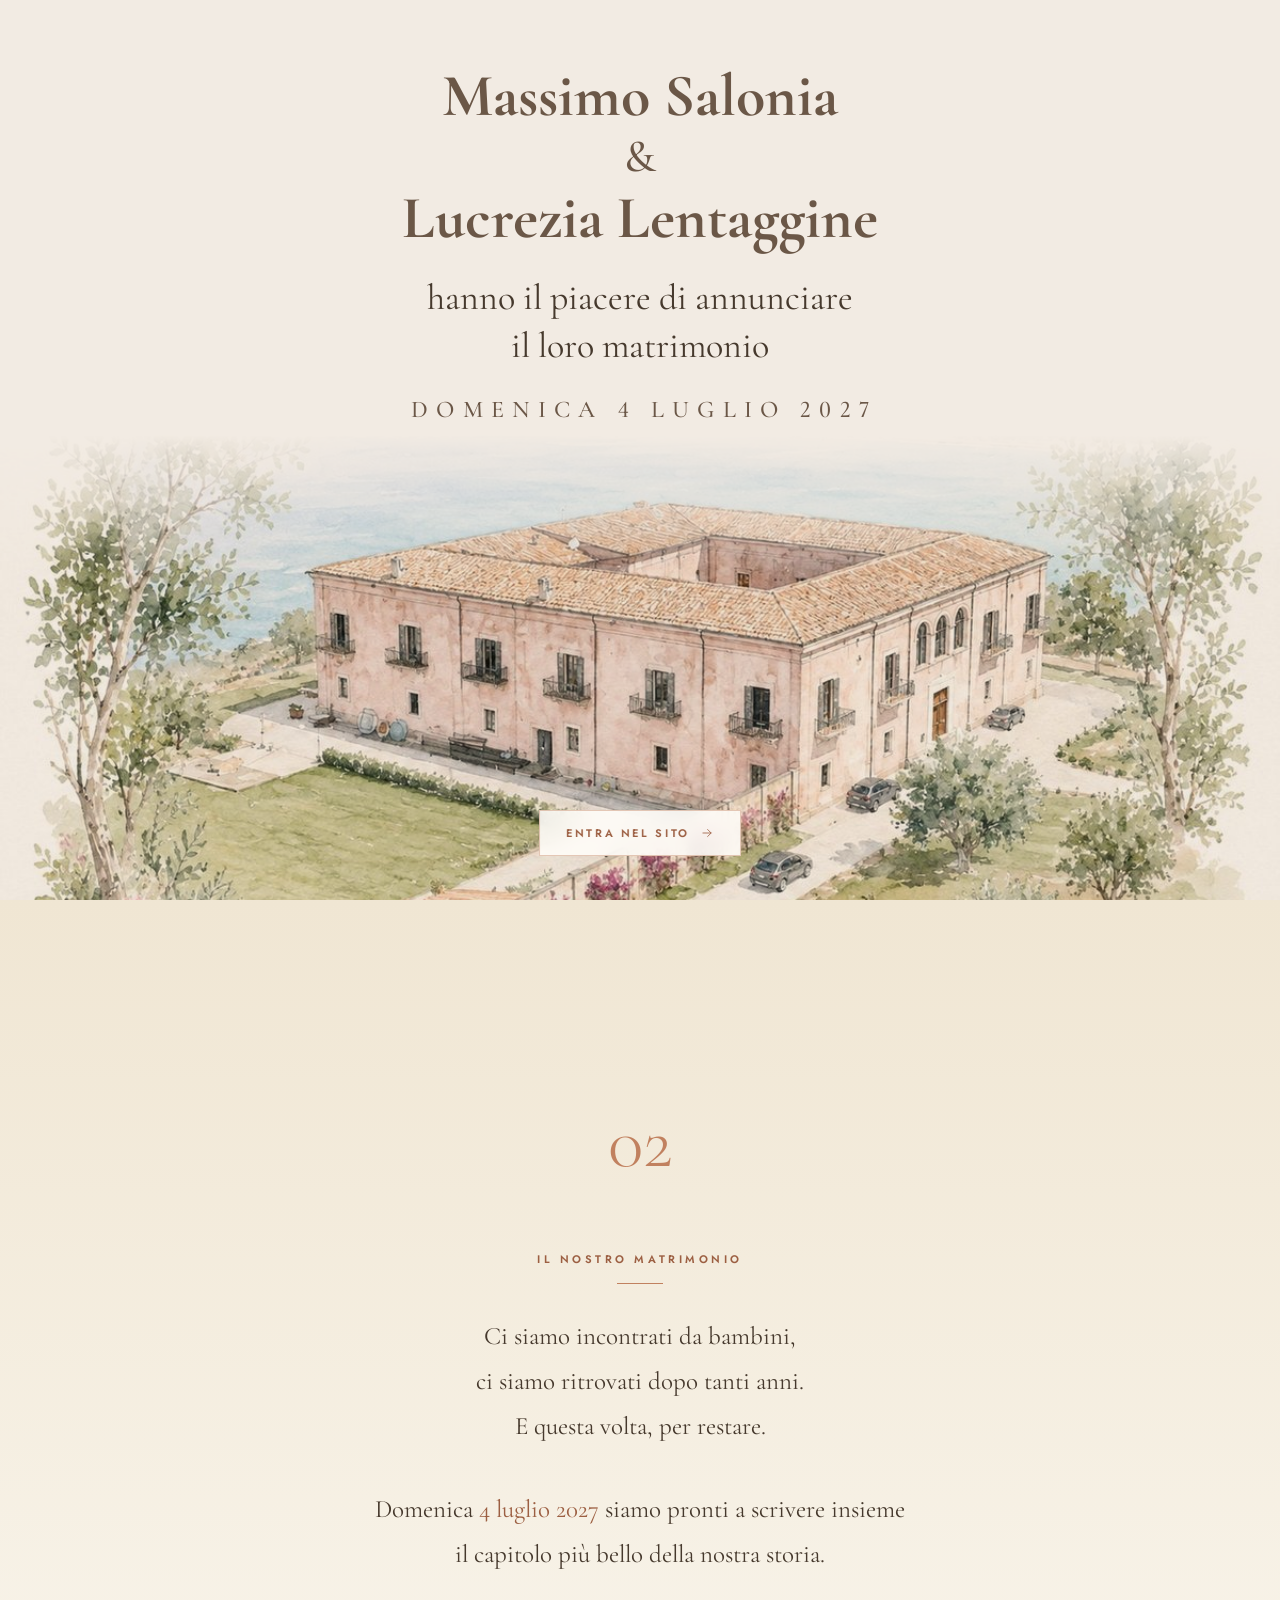
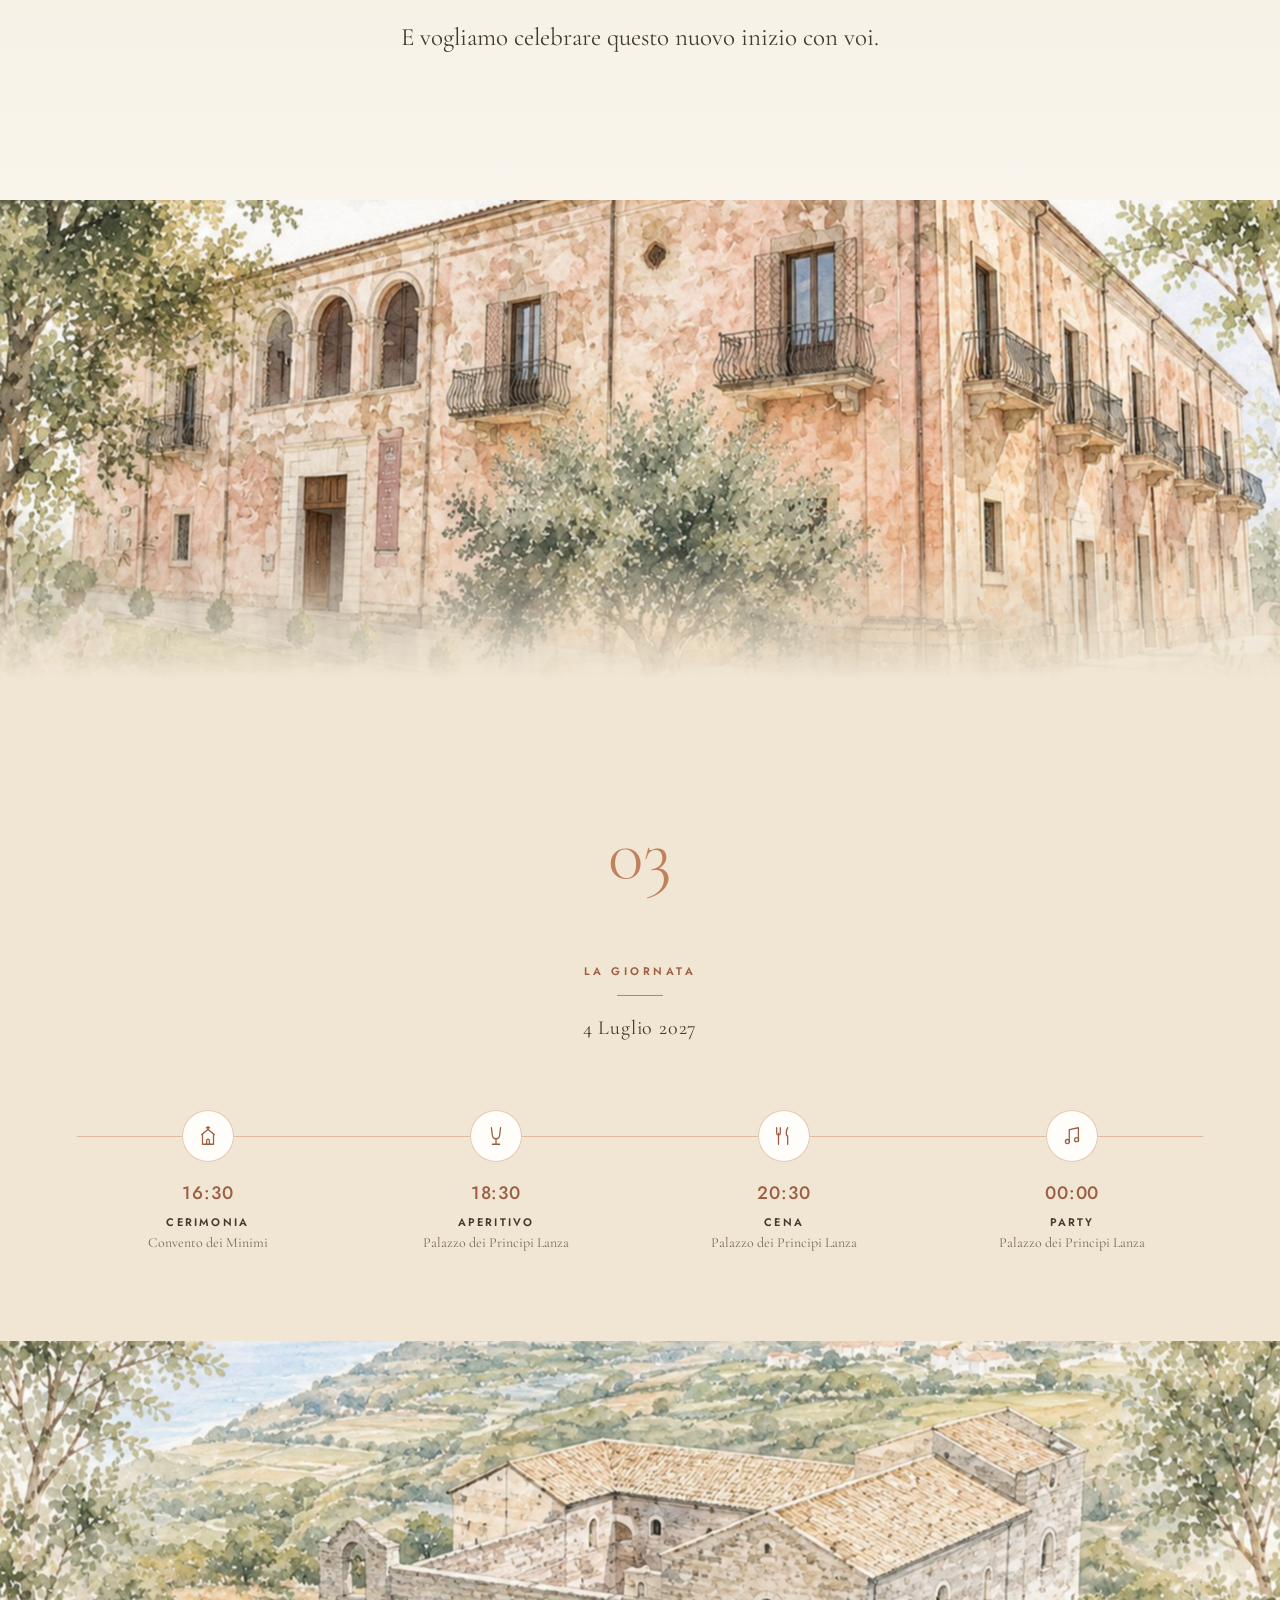
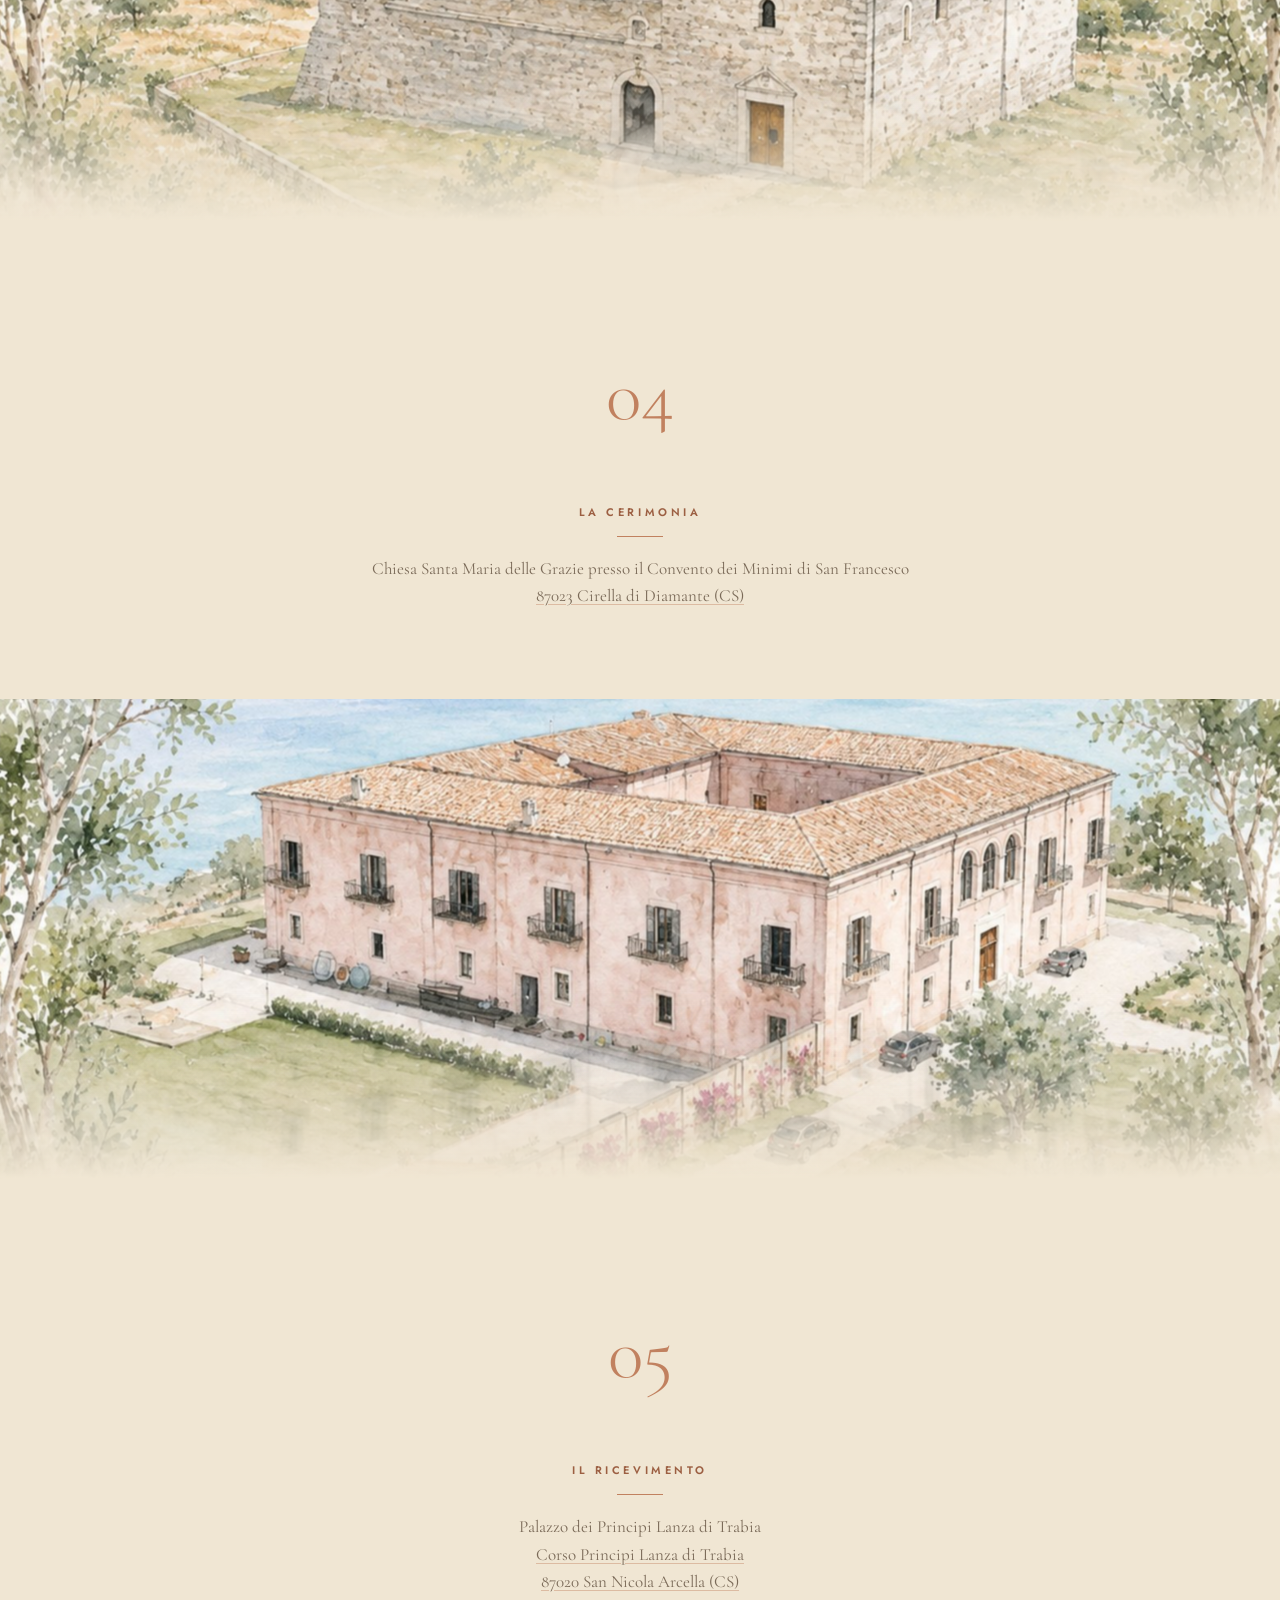
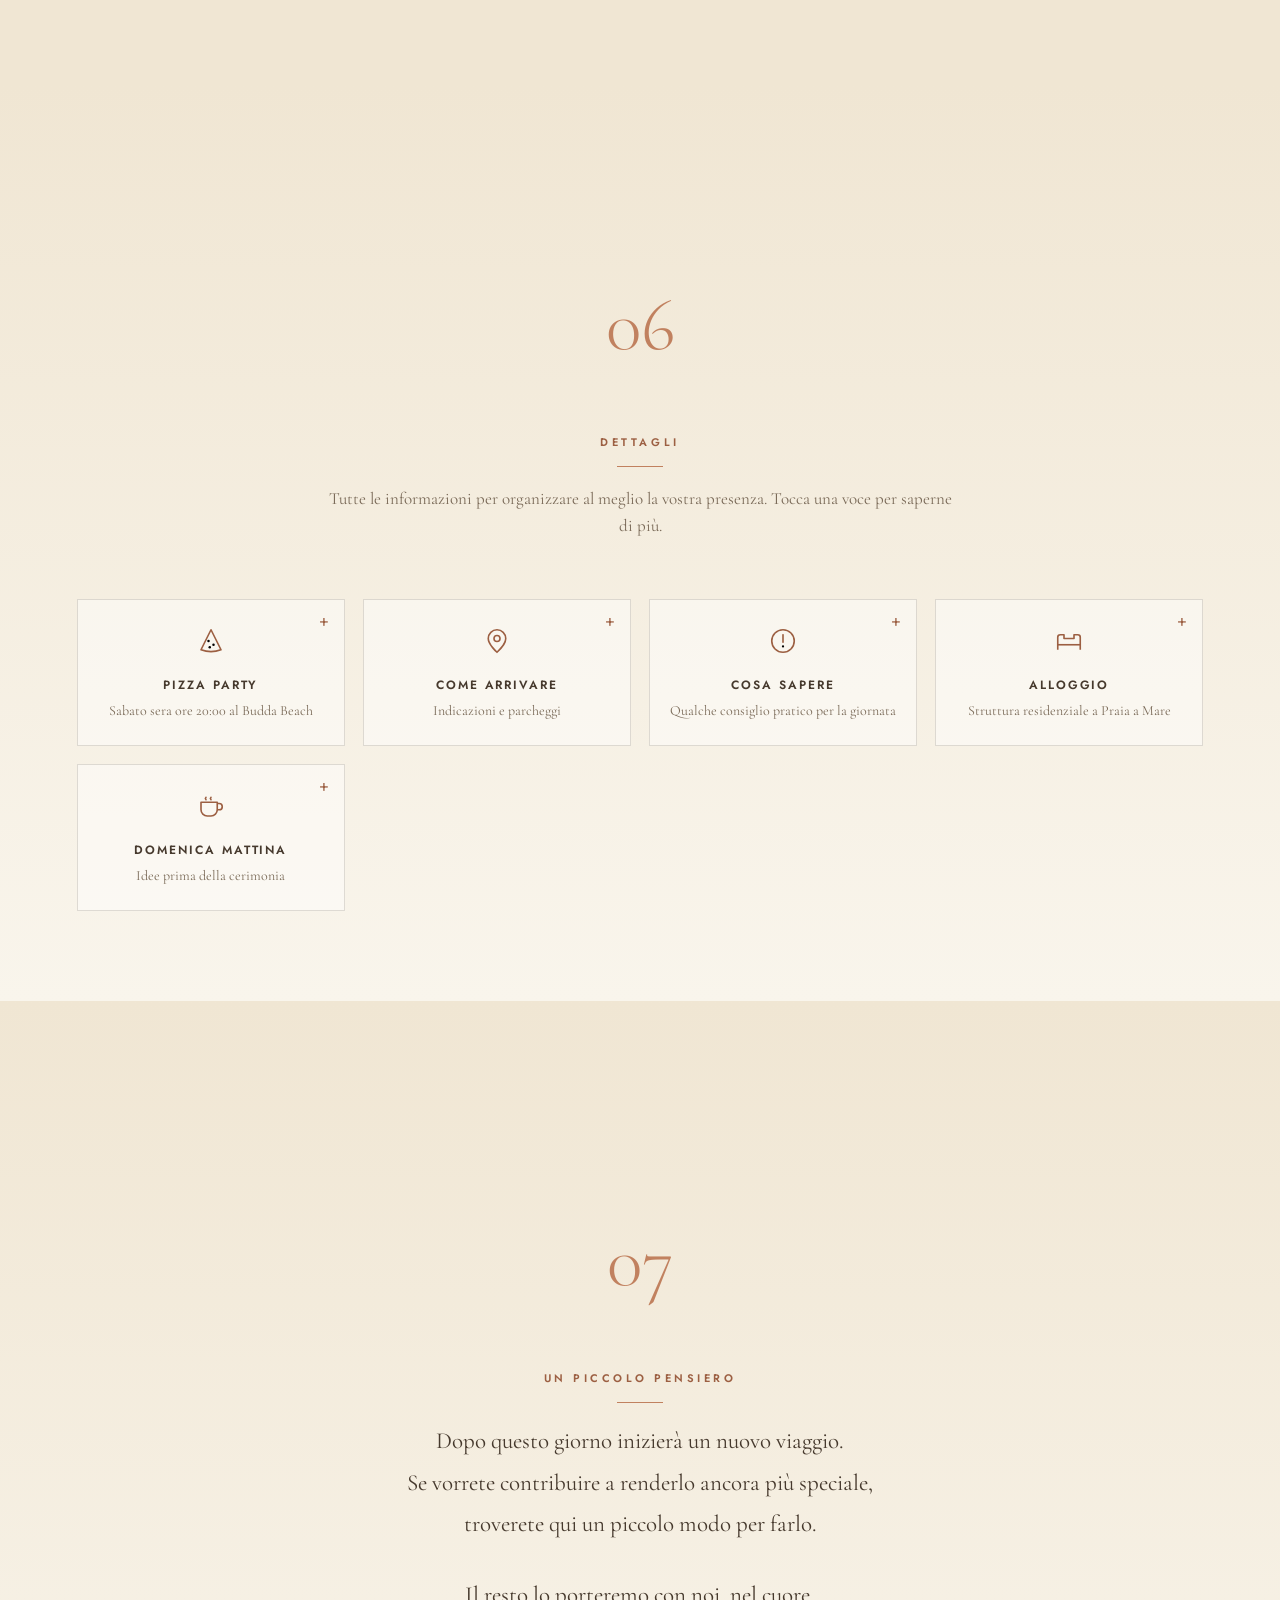
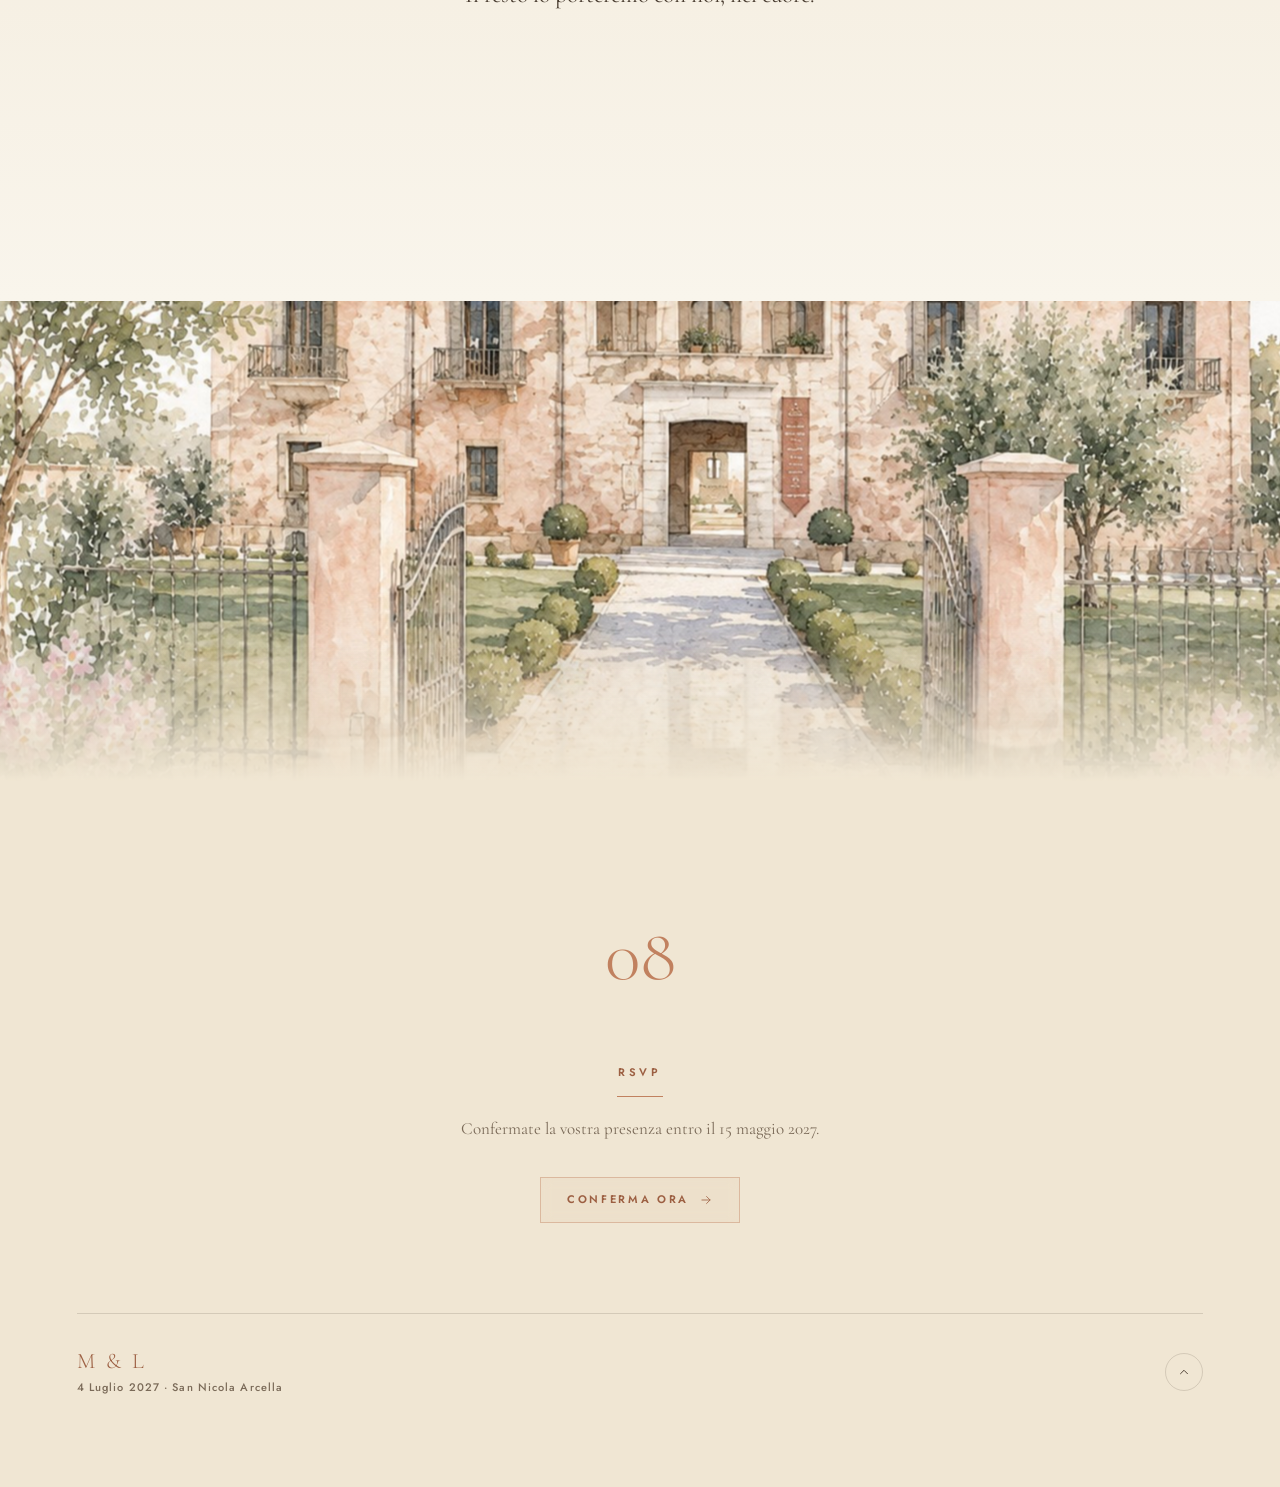
<file: index.html>
<!doctype html>
<html lang="it" class="snap">
<head>
<meta charset="utf-8">
<meta name="viewport" content="width=device-width,initial-scale=1,viewport-fit=cover">
<title>Massimo &amp; Lucrezia — 4 Luglio 2027</title>
<meta name="description" content="Massimo &amp; Lucrezia si sposano il 4 luglio 2027 a Palazzo dei Principi Lanza, San Nicola Arcella (CS). Programma, location e RSVP.">
<meta property="og:type" content="website">
<meta property="og:title" content="Massimo &amp; Lucrezia — 4 Luglio 2027">
<meta property="og:description" content="Ci sposiamo il 4 luglio 2027 a Palazzo dei Principi Lanza, San Nicola Arcella (CS). Scopri il programma e conferma la tua presenza.">
<meta property="og:image" content="https://sito-landing-fawn.vercel.app/assets/social-share-v3.jpg">
<meta property="og:image:width" content="1200">
<meta property="og:image:height" content="960">
<meta property="og:image:type" content="image/jpeg">
<meta property="og:url" content="https://sito-landing-fawn.vercel.app/">
<meta name="twitter:card" content="summary_large_image">
<meta name="twitter:title" content="Massimo &amp; Lucrezia — 4 Luglio 2027">
<meta name="twitter:description" content="Ci sposiamo il 4 luglio 2027 a Palazzo dei Principi Lanza, San Nicola Arcella (CS).">
<meta name="twitter:image" content="https://sito-landing-fawn.vercel.app/assets/social-share-v3.jpg">
<meta name="theme-color" content="#f9f5ec">
<link rel="icon" href="data:image/svg+xml,%3Csvg xmlns='http://www.w3.org/2000/svg' viewBox='0 0 100 100'%3E%3Crect width='100' height='100' fill='%23f9f5ec'/%3E%3Ctext x='50' y='62' font-size='42' font-family='Georgia,serif' fill='%23c1815f' text-anchor='middle'%3EM%26L%3C/text%3E%3C/svg%3E">
<link rel="stylesheet" href="style.css">
</head>
<body>

<div id="loader">
  <div class="loader-mark">M <span>&amp;</span> L</div>
  <svg class="loader-heart" viewBox="0 0 32 29" aria-hidden="true">
    <path d="M16 28.5C7 22 1 16.2 1 9.8 1 4.9 4.8 1 9.6 1c2.7 0 5.2 1.3 6.4 3.4C17.2 2.3 19.7 1 22.4 1 27.2 1 31 4.9 31 9.8 31 16.2 25 22 16 28.5z"/>
  </svg>
</div>

<!-- CARTONCINO DI APERTURA: l'annuncio a tutto schermo, un tocco per entrare nel sito -->
<div class="intro" id="intro" role="dialog" aria-modal="true" aria-label="Annuncio di matrimonio">
  <div class="intro-art"></div>
  <div class="intro-text">
    <p class="intro-names">Massimo Salonia<span>&amp;</span>Lucrezia Lentaggine</p>
    <p class="intro-phrase">hanno il piacere di annunciare<br>il loro matrimonio</p>
    <p class="intro-date">Domenica 4 luglio 2027</p>
  </div>
  <button class="btn intro-enter" id="introEnter" type="button">Entra nel sito
    <svg viewBox="0 0 24 24"><path d="M5 12h14M13 6l6 6-6 6" stroke="currentColor" stroke-width="1.4" fill="none" stroke-linecap="round" stroke-linejoin="round"/></svg>
  </button>
</div>

<div class="grain"></div>
<div class="ambient"></div>
<div class="glow" id="glow"></div>

<header class="topbar">
  <span class="logo" id="logo">M&nbsp;|&nbsp;L</span>
  <button class="menu-toggle" id="menuToggle" aria-label="Apri menu" aria-expanded="false"><span></span><span></span><span></span></button>
</header>

<div class="progress"><i id="progress"></i></div>

<nav class="dotnav" id="dotnav">
  <button data-target="s1" data-label="01 — Home" class="active" aria-label="Vai a Home"></button>
  <button data-target="s2" data-label="02 — Il Nostro Matrimonio" aria-label="Vai a Il Nostro Matrimonio"></button>
  <button data-target="s3" data-label="03 — La Giornata" aria-label="Vai a La Giornata"></button>
  <button data-target="s4" data-label="04 — La Cerimonia" aria-label="Vai a La Cerimonia"></button>
  <button data-target="s5" data-label="05 — Il Ricevimento" aria-label="Vai a Il Ricevimento"></button>
  <button data-target="s6" data-label="06 — Dettagli" aria-label="Vai a Dettagli"></button>
  <button data-target="s7" data-label="07 — Un Piccolo Pensiero" aria-label="Vai a Un Piccolo Pensiero"></button>
  <button data-target="s8" data-label="08 — RSVP" aria-label="Vai a RSVP"></button>
</nav>

<nav class="menu" id="menu">
  <ul class="menu-list">
    <li><button data-target="s1"><small>01</small>&nbsp;&nbsp;Home</button></li>
    <li><button data-target="s2"><small>02</small>&nbsp;&nbsp;Il&nbsp;Nostro&nbsp;Matrimonio</button></li>
    <li><button data-target="s3"><small>03</small>&nbsp;&nbsp;La&nbsp;Giornata</button></li>
    <li><button data-target="s4"><small>04</small>&nbsp;&nbsp;La&nbsp;Cerimonia</button></li>
    <li><button data-target="s5"><small>05</small>&nbsp;&nbsp;Il&nbsp;Ricevimento</button></li>
    <li><button data-target="s6"><small>06</small>&nbsp;&nbsp;Dettagli</button></li>
    <li><button data-target="s7"><small>07</small>&nbsp;&nbsp;Un&nbsp;Piccolo&nbsp;Pensiero</button></li>
    <li><button data-target="s8"><small>08</small>&nbsp;&nbsp;RSVP</button></li>
  </ul>
</nav>

<main id="experience">

  <!-- 01 — HERO -->
  <section class="scene hero" id="s1">
    <div class="bg" style="background-image:url(assets/bg-hero.jpg)"></div>
    <div class="scrim"></div>
    <div class="scene-content hero-inner">
      <p class="eyebrow" data-reveal style="--i:0">Together with their families</p>
      <h1 data-reveal style="--i:1">MASSIMO<span class="amp">&amp;</span>LUCREZIA</h1>
      <p class="hero-date" data-reveal style="--i:2">4 LUGLIO 2027</p>
      <p class="hero-venue" data-reveal style="--i:3">Palazzo dei Principi Lanza<br>San Nicola Arcella (CS)</p>
      <div class="hero-cta" data-reveal style="--i:4">
        <button class="btn" data-target="s2">Siamo felici di celebrare con voi
          <svg viewBox="0 0 24 24"><path d="M5 12h14M13 6l6 6-6 6" stroke="currentColor" stroke-width="1.4" fill="none" stroke-linecap="round" stroke-linejoin="round"/></svg>
        </button>
      </div>
      <div class="countdown" id="countdownHero" data-reveal style="--i:5">
        <div><b id="cdDays">--</b><span>Giorni</span></div>
        <div><b id="cdHours">--</b><span>Ore</span></div>
        <div><b id="cdMins">--</b><span>Minuti</span></div>
        <div><b id="cdSecs">--</b><span>Secondi</span></div>
      </div>
    </div>
    <div class="scroll-cue" id="scrollCue"><span>Scorri per esplorare</span><i></i></div>
  </section>

  <!-- 02 — IL NOSTRO MESSAGGIO -->
  <section class="scene message" id="s2">
    <div class="scene-content message-inner">
      <p class="num" data-reveal style="--i:0">02</p>
      <p class="eyebrow" data-reveal style="--i:1">Il Nostro Matrimonio</p>
      <div class="divider" data-reveal style="--i:2"></div>
      <p data-reveal style="--i:3">Ci siamo incontrati da bambini,<br>ci siamo ritrovati dopo tanti anni.<br>E questa volta, per restare.</p>
      <p data-reveal style="--i:4">Domenica <span class="message-date">4 luglio 2027</span> siamo pronti a scrivere insieme<br>il capitolo più bello della nostra storia.</p>
      <p data-reveal style="--i:5">E vogliamo celebrare questo nuovo inizio con voi.</p>
    </div>
  </section>

  <!-- 03 — LA GIORNATA -->
  <section class="scene band day" id="s3">
    <div class="band-photo"><div class="bg" style="background-image:url(assets/bg-day.jpg)"></div><div class="bg-reflection" style="background-image:url(assets/bg-day.jpg)"></div></div>
    <div class="band-panel">
      <div class="scene-content">
      <div class="side-head">
        <p class="num" data-reveal style="--i:0">03</p>
        <p class="eyebrow" data-reveal style="--i:1">La Giornata</p>
        <div class="divider" data-reveal style="--i:2"></div>
        <p class="day-date" data-reveal style="--i:3">4 Luglio 2027</p>
      </div>

      <div class="timeline" id="timeline2">
        <div class="tl-item" data-reveal style="--i:1">
          <div class="tl-icon"><svg viewBox="0 0 24 24"><path d="M12 1.5v3.5M10.3 3h3.4" stroke-linecap="round"/><path d="M12 5l7 5.5M12 5L5 10.5" stroke-linecap="round" stroke-linejoin="round"/><path d="M6 10.5V21h12V10.5" stroke-linejoin="round"/><path d="M10.5 21v-4.2a1.5 1.5 0 0 1 3 0V21" stroke-linejoin="round"/></svg></div>
          <div class="tl-time">16:30</div>
          <div class="tl-name">Cerimonia</div>
          <div class="tl-place">Convento dei Minimi</div>
        </div>
        <div class="tl-item" data-reveal style="--i:2">
          <div class="tl-icon"><svg viewBox="0 0 24 24"><path d="M7 3l1 8a4 4 0 0 0 8 0l1-8M12 15v6M8 21h8" stroke-linecap="round"/></svg></div>
          <div class="tl-time">18:30</div>
          <div class="tl-name">Aperitivo</div>
          <div class="tl-place">Palazzo dei Principi Lanza</div>
        </div>
        <div class="tl-item" data-reveal style="--i:3">
          <div class="tl-icon"><svg viewBox="0 0 24 24"><path d="M8 3v6a2 2 0 1 1-4 0V3M6 9v12" stroke-linecap="round"/><path d="M16 3c-1.5 2-1.5 4-1.5 6s0 3 1.5 3M16 12v9" stroke-linecap="round"/></svg></div>
          <div class="tl-time">20:30</div>
          <div class="tl-name">Cena</div>
          <div class="tl-place">Palazzo dei Principi Lanza</div>
        </div>
        <div class="tl-item" data-reveal style="--i:4">
          <div class="tl-icon"><svg viewBox="0 0 24 24"><path d="M9 18V5l10-2v13" stroke-linecap="round" stroke-linejoin="round"/><circle cx="7" cy="18" r="2.2"/><circle cx="17" cy="16" r="2.2"/></svg></div>
          <div class="tl-time">00:00</div>
          <div class="tl-name">Party</div>
          <div class="tl-place">Palazzo dei Principi Lanza</div>
        </div>
      </div>
      </div>
    </div>
  </section>

  <!-- 04 — LA CERIMONIA -->
  <section class="scene band location" id="s4">
    <div class="band-photo"><div class="bg" style="background-image:url(assets/bg-location.jpg)"></div><div class="bg-reflection" style="background-image:url(assets/bg-location.jpg)"></div></div>
    <div class="band-panel">
      <div class="scene-content">
      <div class="side-head">
        <p class="num" data-reveal style="--i:0">04</p>
        <p class="eyebrow" data-reveal style="--i:1">La Cerimonia</p>
        <div class="divider" data-reveal style="--i:2"></div>
        <p data-reveal style="--i:3">Chiesa Santa Maria delle Grazie presso il Convento dei Minimi di San Francesco<br><a class="map-link" href="https://www.google.com/maps/search/?api=1&amp;query=Chiesa%20Santa%20Maria%20delle%20Grazie%2C%20Convento%20dei%20Minimi%20di%20San%20Francesco%2C%2087023%20Cirella%20di%20Diamante%20%28CS%29" target="_blank" rel="noopener">87023 Cirella di Diamante (CS)</a></p>
      </div>
      </div>
    </div>
  </section>

  <!-- 05 — IL RICEVIMENTO -->
  <section class="scene band reception" id="s5">
    <div class="band-photo"><div class="bg" style="background-image:url(assets/bg-hero.jpg)"></div><div class="bg-reflection" style="background-image:url(assets/bg-hero.jpg)"></div></div>
    <div class="band-panel">
      <div class="scene-content">
      <div class="side-head">
        <p class="num" data-reveal style="--i:0">05</p>
        <p class="eyebrow" data-reveal style="--i:1">Il Ricevimento</p>
        <div class="divider" data-reveal style="--i:2"></div>
        <p data-reveal style="--i:3">Palazzo dei Principi Lanza di Trabia<br><a class="map-link" href="https://www.google.com/maps/search/?api=1&amp;query=Palazzo%20dei%20Principi%20Lanza%20di%20Trabia%2C%20Corso%20Principi%20Lanza%20di%20Trabia%2C%2087020%20San%20Nicola%20Arcella%20%28CS%29" target="_blank" rel="noopener">Corso Principi Lanza di Trabia<br>87020 San Nicola Arcella (CS)</a></p>
      </div>
      </div>
    </div>
  </section>

  <!-- 06 — DETTAGLI -->
  <section class="scene details" id="s6">
    <div class="scene-content">
      <div class="side-head">
        <p class="num" data-reveal style="--i:0">06</p>
        <p class="eyebrow" data-reveal style="--i:1">Dettagli</p>
        <div class="divider" data-reveal style="--i:2"></div>
        <p data-reveal style="--i:3">Tutte le informazioni per organizzare al meglio la vostra presenza. Tocca una voce per saperne di più.</p>
      </div>

      <div class="detail-grid">
        <button class="detail-card" data-reveal style="--i:1">
          <span class="plus">+</span>
          <svg viewBox="0 0 24 24"><path d="M12 3 20 19Q12 22 4 19Z" stroke-linejoin="round"/><circle cx="10" cy="12" r="1" fill="currentColor" stroke="none"/><circle cx="14" cy="15" r="1" fill="currentColor" stroke="none"/><circle cx="11" cy="17" r="1" fill="currentColor" stroke="none"/></svg>
          <h3>Pizza Party</h3>
          <p class="short">Sabato sera ore 20:00 al Budda Beach</p>
          <div class="detail-more">Sabato 3 luglio iniziamo a festeggiare insieme con un Pizza Party sulla spiaggia!<br>Vi aspettiamo, dalle ore 20:00, al Lido Budda Beach di Praia a Mare.<br><a class="map-link" href="https://www.google.com/maps/search/?api=1&amp;query=Budda%20Beach%2C%20Contrada%20Fiuzzi%2C%2087028%20Praia%20a%20Mare%20%28CS%29" target="_blank" rel="noopener">Contrada Fiuzzi, 87028 Praia a Mare (CS)</a></div>
        </button>
        <div class="detail-card" data-reveal style="--i:2" tabindex="0" role="button">
          <span class="plus">+</span>
          <svg viewBox="0 0 24 24"><path d="M12 21s-7-6.2-7-11a7 7 0 0 1 14 0c0 4.8-7 11-7 11z"/><circle cx="12" cy="10" r="2.4"/></svg>
          <h3>Come arrivare</h3>
          <p class="short">Indicazioni e parcheggi</p>
          <div class="detail-more">
            <p>Tutte le location dispongono di ampi parcheggi riservati agli invitati.</p>
            <p>In treno, la stazione più comoda è quella di Scalea-Santa Domenica Talao, dove passa la linea dell'alta velocità. È comoda anche la stazione di Praia (Aieta-Tortora), servita da treni regionali e Intercity.</p>
            <p>In aereo, gli scali più vicini sono Lamezia Terme (a circa 110 km), Napoli Capodichino (a circa 190 km) e Salerno Costa d'Amalfi (a circa 150 km).</p>
            <p class="origin-label">Da dove parti?</p>
            <div class="origin-selector">
              <input type="text" class="origin-input" id="originInput" placeholder="Città o indirizzo di partenza" autocomplete="off">
            </div>
            <p class="origin-label">Come viaggi?</p>
            <div class="origin-selector" id="modeSelector" role="radiogroup" aria-label="Mezzo di viaggio">
              <button type="button" class="origin-btn mode-btn active" data-mode="auto" role="radio" aria-checked="true">Auto</button>
              <button type="button" class="origin-btn mode-btn" data-mode="treno" role="radio" aria-checked="false">Treno</button>
              <button type="button" class="origin-btn mode-btn" data-mode="aereo" role="radio" aria-checked="false">Aereo</button>
            </div>
            <div class="origin-selector">
              <button type="button" class="origin-btn" id="originGeoBtn">Usa la mia posizione</button>
              <button type="button" class="origin-btn primary" id="originGoBtn">Guarda il viaggio</button>
            </div>
            <p class="origin-text" id="originText">Scegliete da dove partite e come viaggiate: vi mostriamo il percorso fino al Palazzo.</p>
          </div>
        </div>
        <button class="detail-card" data-reveal style="--i:3">
          <span class="plus">+</span>
          <svg viewBox="0 0 24 24"><circle cx="12" cy="12" r="9"/><path d="M12 7v6" stroke-linecap="round"/><circle cx="12" cy="16.3" r="0.9" fill="currentColor" stroke="none"/></svg>
          <h3>Cosa sapere</h3>
          <p class="short">Qualche consiglio pratico per la giornata</p>
          <div class="detail-more">
            <p>La giornata si svolgerà interamente tra la Chiesa e il Palazzo dei Principi Lanza: dopo la cerimonia, aperitivo, cena e festa si susseguiranno tutti nella stessa location, senza spostamenti.</p>
            <p>Vi aspettiamo con qualche minuto di anticipo per la cerimonia. L'evento si svolge in parte all'aperto, quindi vi consigliamo scarpe comode. La festa proseguirà fino a tarda notte.</p>
          </div>
        </button>
        <button class="detail-card" data-reveal style="--i:4">
          <span class="plus">+</span>
          <svg viewBox="0 0 24 24"><path d="M3 19V9a2 2 0 0 1 2-2h3v3h8V7h3a2 2 0 0 1 2 2v10" stroke-linejoin="round"/><path d="M3 15h18" /></svg>
          <h3>Alloggio</h3>
          <p class="short">Struttura residenziale a Praia a Mare</p>
          <div class="detail-more">Abbiamo selezionato per voi una struttura residenziale sita in Praia a Mare. Seguiranno indicazioni specifiche per ciascuno di voi.</div>
        </button>
        <button class="detail-card" data-reveal style="--i:5">
          <span class="plus">+</span>
          <svg viewBox="0 0 24 24"><path d="M4 9h13v6a5 5 0 0 1-5 5H9a5 5 0 0 1-5-5V9z" stroke-linejoin="round"/><path d="M17 10h1.5a2.5 2.5 0 0 1 0 5H17" stroke-linejoin="round"/><path d="M8 5c-.7.7-.7 1.3 0 2M12 5c-.7.7-.7 1.3 0 2" stroke-linecap="round"/></svg>
          <h3>Domenica Mattina</h3>
          <p class="short">Idee prima della cerimonia</p>
          <div class="detail-more">
            <p>Qualche idea per la mattina di domenica, prima di raggiungere la Chiesa.</p>
            <p>Un bagno tra le rocce alla spiaggia dell'Arco Magno.<br><a class="map-link" href="https://www.google.com/maps/search/?api=1&amp;query=Arco%20Magno%2C%20San%20Nicola%20Arcella%20%28CS%29" target="_blank" rel="noopener">San Nicola Arcella (CS)</a></p>
            <p>Una colazione con vista a Maratea, a pochi minuti d'auto.<br><a class="map-link" href="https://www.google.com/maps/search/?api=1&amp;query=Maratea%20%28PZ%29" target="_blank" rel="noopener">Maratea (PZ)</a></p>
            <p>Oppure in centro a Praia a Mare, alla pasticceria Il Sospiro.<br><a class="map-link" href="https://www.google.com/maps/search/?api=1&amp;query=Pasticceria%20Il%20Sospiro%2C%20Piazza%20dei%20Martiri%2C%2087028%20Praia%20a%20Mare%20%28CS%29" target="_blank" rel="noopener">Piazza dei Martiri, 87028 Praia a Mare (CS)</a></p>
          </div>
        </button>
      </div>
    </div>
  </section>

  <!-- 07 — UN PICCOLO PENSIERO -->
  <section class="scene thought" id="s7">
    <div class="scene-content thought-inner">
      <p class="num" data-reveal style="--i:0">07</p>
      <p class="eyebrow" data-reveal style="--i:1">Un Piccolo Pensiero</p>
      <div class="divider" data-reveal style="--i:2"></div>
      <p data-reveal style="--i:3">Dopo questo giorno inizierà un nuovo viaggio.<br>Se vorrete contribuire a renderlo ancora più speciale,<br>troverete qui un piccolo modo per farlo.</p>
      <p data-reveal style="--i:4">Il resto lo porteremo con noi, nel cuore.</p>
    </div>
  </section>

  <!-- 08 — RSVP -->
  <section class="scene band rsvp" id="s8">
    <div class="band-photo"><div class="bg" style="background-image:url(assets/bg-rsvp.jpg)"></div><div class="bg-reflection" style="background-image:url(assets/bg-rsvp.jpg)"></div></div>
    <div class="band-panel">
      <div class="scene-content">
      <div class="side-head">
        <p class="num" data-reveal style="--i:0">08</p>
        <p class="eyebrow" data-reveal style="--i:1">RSVP</p>
        <div class="divider" data-reveal style="--i:2"></div>
        <p data-reveal style="--i:3">Confermate la vostra presenza entro il 15 maggio 2027.</p>
        <div class="rsvp-cta" data-reveal style="--i:4">
          <button class="btn" id="openRsvp">Conferma ora
            <svg viewBox="0 0 24 24"><path d="M5 12h14M13 6l6 6-6 6" stroke="currentColor" stroke-width="1.4" fill="none" stroke-linecap="round" stroke-linejoin="round"/></svg>
          </button>
        </div>
      </div>

      <div class="footer" data-reveal style="--i:5">
        <div>
          <div class="mono">M &amp; L</div>
          <small>4 Luglio 2027 · San Nicola Arcella</small>
        </div>
        <button class="to-top" id="toTop" aria-label="Torna su">
          <svg viewBox="0 0 24 24"><path d="M6 15l6-6 6 6" stroke-linecap="round" stroke-linejoin="round"/></svg>
        </button>
      </div>
      </div>
    </div>
  </section>

</main>

<!-- RSVP MODAL -->
<div class="modal-overlay" id="rsvpModal">
  <div class="modal-card">
    <button class="modal-close" data-close>&times;</button>
    <div class="modal-body">
      <div id="rsvpFormView">
        <div class="modal-eyebrow">RSVP</div>
        <h2>Conferma ora</h2>
        <p>La tua presenza renderà ancora più speciale il 4 luglio 2027.</p>
        <form class="form-grid" id="rsvpForm">
          <input required placeholder="Nome e cognome" name="name">
          <div class="form-row">
            <select required name="attending">
              <option value="">Sarete dei nostri?</option>
              <option>Sì, con piacere</option>
              <option>Ci dispiace, non potremo esserci</option>
            </select>
            <input type="number" min="1" max="8" placeholder="N. ospiti" name="guests" value="1">
          </div>
          <textarea placeholder="Allergie o intolleranze alimentari (facoltativo)" name="notes"></textarea>
          <button type="submit">
            <span class="btn-label">Invia conferma</span>
            <span class="spinner"></span>
          </button>
        </form>
        <small class="note">Modulo dimostrativo — nessun dato viene inviato realmente.</small>
      </div>
      <div class="success-view" id="rsvpSuccess">
        <svg viewBox="0 0 52 52"><path d="M14 27l8 8 16-16" stroke-linecap="round" stroke-linejoin="round"/></svg>
        <h2>Grazie!</h2>
        <p>La vostra conferma è stata registrata. Non vediamo l'ora di festeggiare insieme.</p>
      </div>
    </div>
  </div>
</div>

<!-- DETAIL FULL-PAGE VIEW -->
<div class="detail-full" id="detailFull">
  <button class="detail-full-close" id="detailFullClose" aria-label="Chiudi">&times;</button>
  <div class="detail-full-inner">
    <div class="detail-full-icon" id="detailFullIcon"></div>
    <h2 id="detailFullTitle"></h2>
    <div class="divider"></div>
    <div class="detail-full-text" id="detailFullText"></div>
  </div>
</div>

<script src="volo.js"></script>
<script src="app.js"></script>
</body>
</html>
</file>
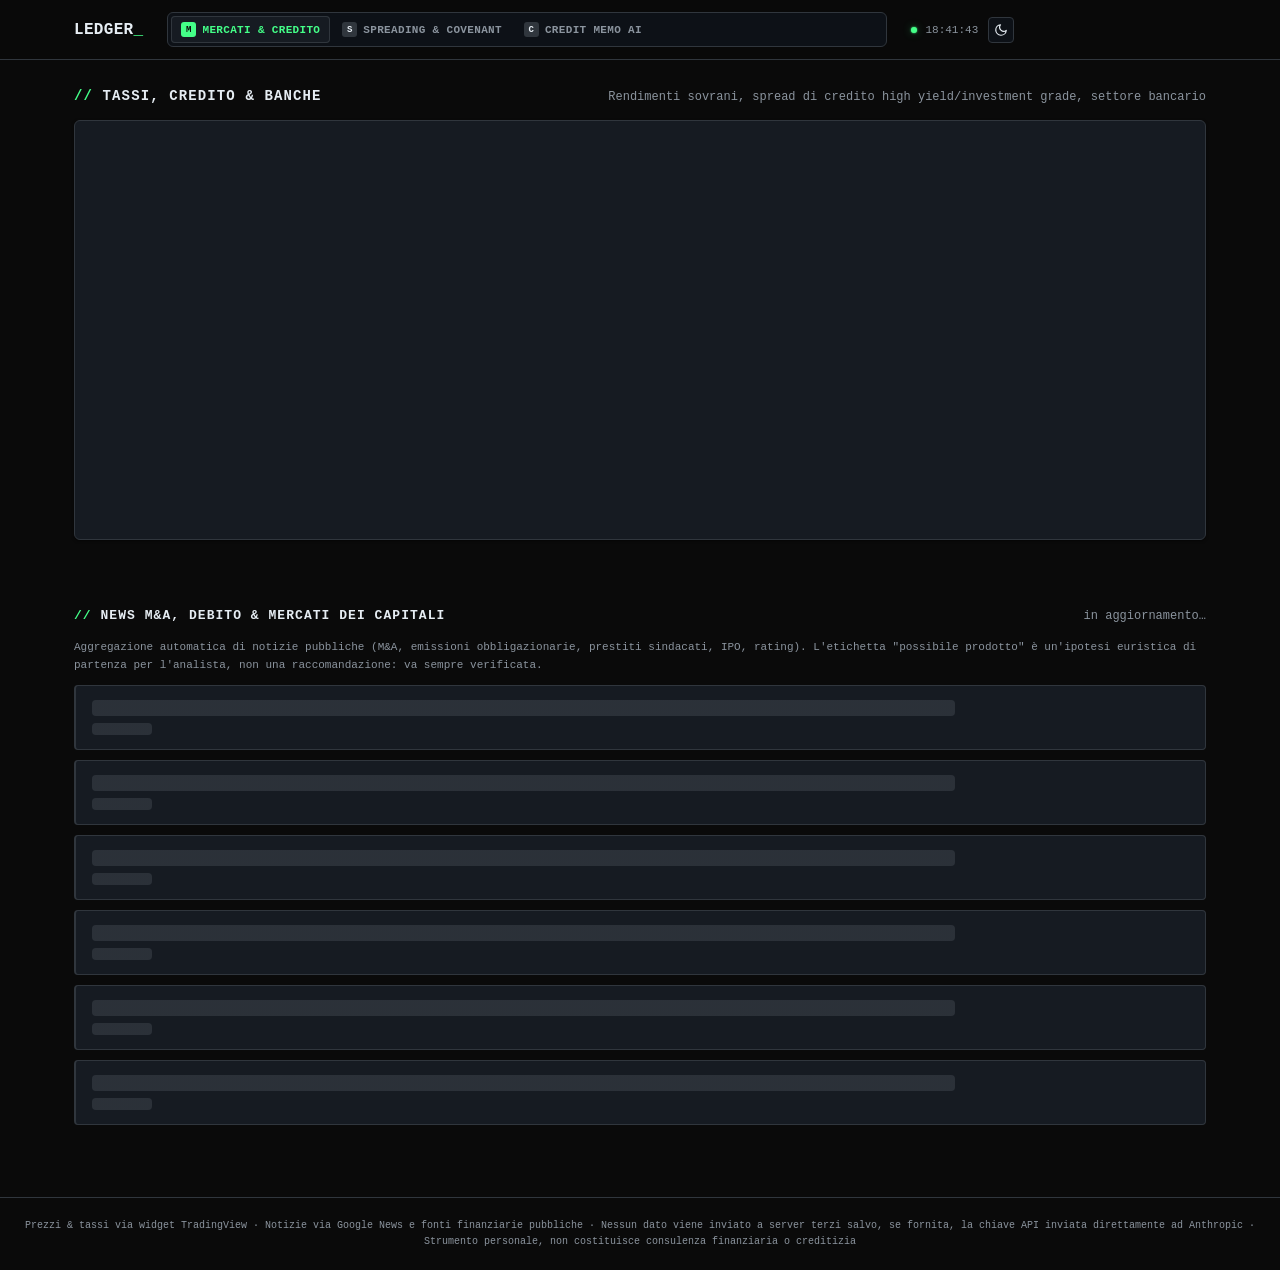
<file: banking/index.html>
<!doctype html>
<html lang="it">
<head>
<meta charset="utf-8">
<meta name="viewport" content="width=device-width,initial-scale=1">
<title>Ledger — AI Corporate Banking Desk</title>
<meta name="description" content="Desk personale per corporate banking analyst: mercati e credito in tempo reale, spreading di bilancio con covenant tracker, e assistente AI per bozze di credit memo.">
<meta property="og:title" content="Ledger — AI Corporate Banking Desk">
<meta property="og:description" content="Mercati &amp; credito, spreading/covenant tracker e assistente AI per credit memo, in un unico desk personale.">
<meta property="og:type" content="website">
<meta name="theme-color" content="#0a0a0a">
<link rel="icon" href="../platform/favicon.svg" type="image/svg+xml">
<link rel="stylesheet" href="style.css">
</head>
<body>

<header class="navbar">
  <div class="navbar-inner">
    <span class="brand">LEDGER<span>_</span></span>
    <nav class="tabs" id="tabs">
      <button class="tab active" data-tab="mercati"><span class="tab-icon">M</span>Mercati &amp; Credito</button>
      <button class="tab" data-tab="spreading"><span class="tab-icon">S</span>Spreading &amp; Covenant</button>
      <button class="tab" data-tab="memo"><span class="tab-icon">C</span>Credit Memo AI</button>
    </nav>
    <div class="navbar-status">
      <i id="statusDot" class="dot live"></i>
      <span id="clock">--:--:--</span>
      <button class="theme-toggle" id="themeToggle" title="Cambia tema" aria-label="Cambia tema">
        <svg class="icon-sun" viewBox="0 0 24 24" fill="none" stroke="currentColor" stroke-width="2" stroke-linecap="round"><circle cx="12" cy="12" r="4"/><path d="M12 2v2M12 20v2M4.9 4.9l1.4 1.4M17.7 17.7l1.4 1.4M2 12h2M20 12h2M4.9 19.1l1.4-1.4M17.7 6.3l1.4-1.4"/></svg>
        <svg class="icon-moon" viewBox="0 0 24 24" fill="none" stroke="currentColor" stroke-width="2" stroke-linecap="round" stroke-linejoin="round"><path d="M21 12.8A9 9 0 1 1 11.2 3 7 7 0 0 0 21 12.8z"/></svg>
      </button>
    </div>
  </div>
</header>

<main class="content">

  <!-- ============ TAB 1: MERCATI & CREDITO ============ -->
  <section id="tab-mercati" class="tabpanel active">
    <div class="section-head">
      <h1>Tassi, credito &amp; banche</h1>
      <span class="muted">Rendimenti sovrani, spread di credito high yield/investment grade, settore bancario</span>
    </div>
    <div class="tv-widget-card" id="tvRatesCredit"></div>

    <div class="section-head" style="margin-top:32px">
      <h2>News M&amp;A, debito &amp; mercati dei capitali</h2>
      <span class="muted" id="newsUpdated-corp">in aggiornamento…</span>
    </div>
    <p class="tv-note">Aggregazione automatica di notizie pubbliche (M&amp;A, emissioni obbligazionarie, prestiti sindacati, IPO, rating). L'etichetta "possibile prodotto" è un'ipotesi euristica di partenza per l'analista, non una raccomandazione: va sempre verificata.</p>
    <ul id="newsList-corp" class="news-list"></ul>
  </section>

  <!-- ============ TAB 2: SPREADING & COVENANT ============ -->
  <section id="tab-spreading" class="tabpanel">
    <div class="section-head">
      <h1>Spreading di bilancio &amp; covenant tracker</h1>
      <span class="muted">Salvato solo in questo browser (localStorage)</span>
    </div>

    <div class="section-head" style="margin-top:0"><h2>Le tue pratiche</h2><span class="muted">Clicca per aprire, o crea una nuova pratica</span></div>
    <div class="deal-directory" id="dealDirectory"></div>
    <div class="btn-row">
      <button class="btn primary" id="newDealBtn">+ Nuova pratica</button>
      <button class="btn danger" id="deleteDealBtn">Elimina pratica corrente</button>
      <button class="btn" id="exportCsvBtn">Esporta CSV</button>
    </div>

    <div id="dealEditor" style="display:none">
      <div class="field-row">
        <div class="field">
          <label for="dealName">Nome azienda / pratica</label>
          <input type="text" id="dealName" placeholder="Es. Rossi Meccanica S.r.l.">
        </div>
        <div class="field">
          <label for="dealSector">Settore</label>
          <input type="text" id="dealSector" placeholder="Es. Metalmeccanico, componentistica auto">
        </div>
      </div>

      <div class="section-head"><h2>Dati di bilancio (importi in migliaia €)</h2><span class="muted">Aggiungi/rimuovi esercizi, i ratio si aggiornano in automatico</span></div>
      <div class="btn-row">
        <button class="btn" id="addYearBtn">+ Aggiungi esercizio</button>
        <button class="btn" id="removeYearBtn">− Rimuovi ultimo esercizio</button>
      </div>
      <div class="spread-table-wrap">
        <table class="spread-table" id="spreadTable"></table>
      </div>

      <div class="section-head"><h2>Covenant (soglie contrattuali)</h2><span class="muted">Personalizza le soglie del tuo term sheet</span></div>
      <div class="field-row">
        <div class="field narrow">
          <label for="covMaxLeva">Leva netta max (x EBITDA)</label>
          <input type="number" step="0.1" id="covMaxLeva" value="3.5">
        </div>
        <div class="field narrow">
          <label for="covMinCoverage">Interest coverage min</label>
          <input type="number" step="0.1" id="covMinCoverage" value="2.0">
        </div>
        <div class="field narrow">
          <label for="covMinCurrent">Current ratio min</label>
          <input type="number" step="0.1" id="covMinCurrent" value="1.0">
        </div>
      </div>

      <div class="section-head"><h2>Ratio calcolati — ultimo esercizio</h2><span class="muted">Con trend storico e verifica covenant</span></div>
      <div class="ratio-grid" id="ratioGrid"></div>

      <p class="tv-note" id="dealSavedNote">Le modifiche vengono salvate automaticamente in questo browser.</p>
    </div>
    <p class="tv-note" id="noDealNote">Nessuna pratica selezionata. Crea una nuova pratica per iniziare lo spreading.</p>
  </section>

  <!-- ============ TAB 3: CREDIT MEMO AI ============ -->
  <section id="tab-memo" class="tabpanel">
    <div class="section-head">
      <h1>Assistente AI per credit memo</h1>
      <span class="muted">Bozza di prima stesura da verificare sempre prima dell'uso</span>
    </div>

    <div class="note-box">
      <b>Come funziona:</b> compila i campi sotto e genera una bozza strutturata. Senza chiave API viene creato un template compilato con i tuoi dati (nessuna AI). Se inserisci una tua chiave API Anthropic, la bozza viene scritta da Claude a partire dagli stessi dati. La chiave resta solo nel tuo browser e viene inviata solo direttamente ad Anthropic, mai a terzi.
    </div>

    <details class="api-box">
      <summary>Chiave API Anthropic (opzionale, per generazione con AI reale)</summary>
      <div class="field-row" style="margin-top:8px">
        <div class="field">
          <label for="apiKey">API Key</label>
          <input type="password" id="apiKey" placeholder="sk-ant-...">
          <span class="hint">Creala su console.anthropic.com. Salvata solo in localStorage su questo dispositivo.</span>
        </div>
        <div class="field">
          <label for="apiModel">Modello</label>
          <input type="text" id="apiModel" placeholder="claude-sonnet-4-5-20250929">
          <span class="hint">Inserisci l'ID modello corrente (vedi docs.anthropic.com/models) se quello precompilato non è più valido.</span>
        </div>
      </div>
      <div class="checkbox-row">
        <input type="checkbox" id="apiKeySave" checked>
        <label for="apiKeySave">Ricorda la chiave su questo browser</label>
      </div>
    </details>

    <div class="field-row">
      <div class="field">
        <label for="memoDealSelect">Importa dati da una pratica di spreading (opzionale)</label>
        <select id="memoDealSelect"><option value="">— nessuna —</option></select>
      </div>
      <div class="field narrow">
        <label for="memoTipoOp">Tipo di operazione</label>
        <select id="memoTipoOp">
          <option>Nuovo affidamento</option>
          <option>Rinnovo linee esistenti</option>
          <option>Aumento di fido</option>
          <option>Ristrutturazione del debito</option>
          <option>Acquisition finance</option>
          <option>Finanziamento capex / investimenti</option>
        </select>
      </div>
      <div class="field narrow">
        <label for="memoImporto">Importo richiesto (k€)</label>
        <input type="number" id="memoImporto" placeholder="Es. 1500">
      </div>
    </div>
    <div class="field-row">
      <div class="field">
        <label for="memoNotes">Note qualitative dell'analista</label>
        <textarea id="memoNotes" placeholder="Storia dell'azienda, management, mercato di riferimento, garanzie offerte, punti di attenzione, motivo della richiesta..."></textarea>
      </div>
    </div>

    <div class="btn-row">
      <button class="btn primary" id="generateMemoBtn">Genera bozza</button>
      <button class="btn" id="copyMemoBtn">Copia negli appunti</button>
      <button class="btn" id="downloadMemoBtn">Esporta .txt</button>
    </div>

    <div id="memoStatus"></div>
    <div class="memo-output empty" id="memoOutput">La bozza generata comparirà qui.</div>
  </section>

</main>

<footer class="foot">
  Prezzi &amp; tassi via widget TradingView · Notizie via Google News e fonti finanziarie pubbliche · Nessun dato viene inviato a server terzi salvo, se fornita, la chiave API inviata direttamente ad Anthropic · Strumento personale, non costituisce consulenza finanziaria o creditizia
</footer>

<script src="app.js"></script>
</body>
</html>
</file>
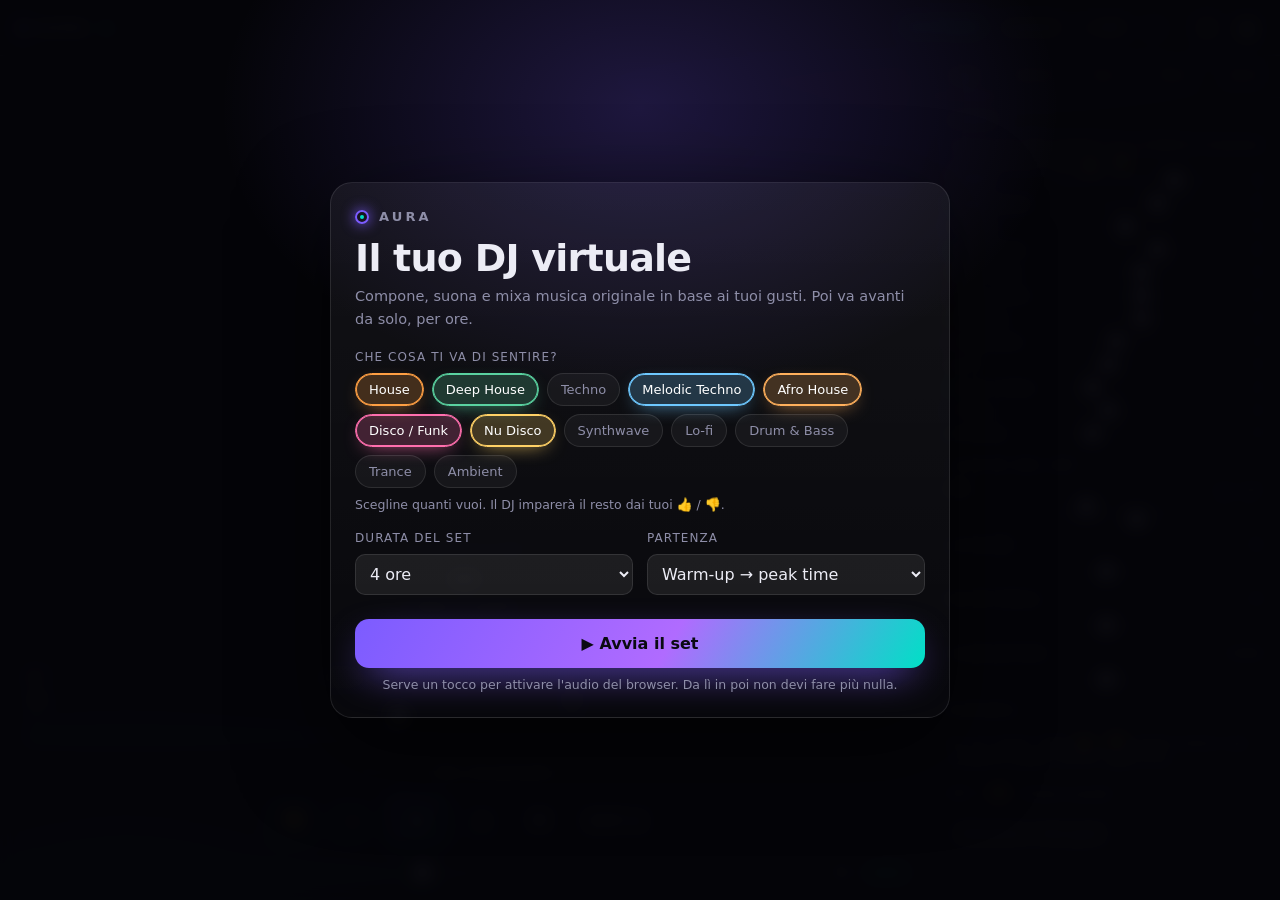
<file: dj/index.html>
<!doctype html>
<html lang="it">
<head>
<meta charset="utf-8">
<meta name="viewport" content="width=device-width,initial-scale=1,viewport-fit=cover">
<title>AURA — DJ virtuale autonomo</title>
<meta name="description" content="Un DJ virtuale che compone, suona e mixa musica in base ai tuoi gusti, autonomamente per ore.">
<meta name="theme-color" content="#08080c">
<link rel="icon" href="data:image/svg+xml,%3Csvg xmlns='http://www.w3.org/2000/svg' viewBox='0 0 100 100'%3E%3Crect width='100' height='100' rx='22' fill='%2308080c'/%3E%3Ccircle cx='50' cy='50' r='26' fill='none' stroke='%237c5cff' stroke-width='6'/%3E%3Ccircle cx='50' cy='50' r='6' fill='%2300e0c6'/%3E%3C/svg%3E">
<link rel="manifest" href="manifest.json">
<link rel="stylesheet" href="style.css">
</head>
<body>

<!-- ============ BOOT / SETUP ============ -->
<div id="boot" class="boot">
  <div class="boot-card">
    <div class="boot-logo"><span class="ring"></span>AURA</div>
    <h1>Il tuo DJ virtuale</h1>
    <p class="boot-sub">Compone, suona e mixa musica originale in base ai tuoi gusti. Poi va avanti da solo, per ore.</p>

    <div class="boot-block">
      <label class="lbl">Che cosa ti va di sentire?</label>
      <div id="bootGenres" class="chips"></div>
      <p class="hint">Scegline quanti vuoi. Il DJ imparerà il resto dai tuoi 👍 / 👎.</p>
    </div>

    <div class="boot-row">
      <div class="boot-block">
        <label class="lbl" for="bootDuration">Durata del set</label>
        <select id="bootDuration">
          <option value="60">1 ora</option>
          <option value="120">2 ore</option>
          <option value="240" selected>4 ore</option>
          <option value="480">8 ore</option>
          <option value="0">Infinito</option>
        </select>
      </div>
      <div class="boot-block">
        <label class="lbl" for="bootVibe">Partenza</label>
        <select id="bootVibe">
          <option value="warmup" selected>Warm‑up → peak time</option>
          <option value="peak">Subito in pista</option>
          <option value="chill">Solo chill</option>
          <option value="afterhours">Afterhours</option>
        </select>
      </div>
    </div>

    <button id="bootStart" class="btn-primary">▶ Avvia il set</button>
    <p class="hint center">Serve un tocco per attivare l'audio del browser. Da lì in poi non devi fare più nulla.</p>
  </div>
</div>

<!-- ============ TOP BAR ============ -->
<header class="topbar">
  <div class="brand"><span class="ring"></span>AURA<i>dj</i></div>
  <div class="top-meta">
    <span class="badge" id="autoBadge" title="Il DJ decide tutto da solo">AUTOPILOT</span>
    <span class="chip-stat" id="clock">00:00:00</span>
    <span class="chip-stat" id="bpmStat">— BPM</span>
    <span class="chip-stat" id="keyStat">—</span>
  </div>
  <div class="top-actions">
    <button id="wakeBtn" class="icon-btn" title="Tieni lo schermo acceso">☀</button>
    <button id="recBtn" class="icon-btn" title="Registra il set">●</button>
    <button id="panelBtn" class="icon-btn only-mobile" title="Pannelli">☰</button>
  </div>
  <div class="setbar"><i id="setProgress"></i></div>
</header>

<main class="layout">

  <!-- ============ STAGE ============ -->
  <section class="stage">
    <canvas id="viz" class="viz"></canvas>

    <div class="now">
      <div class="now-label" id="nowLabel">In riproduzione</div>
      <h2 class="now-title" id="nowTitle">—</h2>
      <div class="now-meta" id="nowMeta">In attesa di partire…</div>
      <div class="now-progress"><i id="nowBar"></i></div>
      <div class="now-section" id="nowSection"></div>
    </div>

    <div class="decks">
      <article class="deck" id="deckA">
        <header><span class="deck-id">A</span><span class="deck-state" id="dA-state">libero</span></header>
        <h3 id="dA-title">—</h3>
        <p id="dA-meta">—</p>
        <div class="deck-bar"><i id="dA-bar"></i></div>
        <div class="deck-vu"><i id="dA-vu"></i></div>
      </article>

      <div class="xfader-wrap">
        <div class="xfader-labels"><span>A</span><span id="xfaderMode">auto</span><span>B</span></div>
        <input type="range" id="xfader" min="0" max="1" step="0.001" value="0" aria-label="Crossfader">
      </div>

      <article class="deck" id="deckB">
        <header><span class="deck-id">B</span><span class="deck-state" id="dB-state">libero</span></header>
        <h3 id="dB-title">—</h3>
        <p id="dB-meta">—</p>
        <div class="deck-bar"><i id="dB-bar"></i></div>
        <div class="deck-vu"><i id="dB-vu"></i></div>
      </article>
    </div>

    <div class="next" id="nextBox">
      <span class="next-lbl">Prossima</span>
      <span class="next-title" id="nextTitle">il DJ ci sta pensando…</span>
      <span class="next-count" id="nextCount"></span>
    </div>

    <div class="transport">
      <button id="btnDislike" class="t-btn" title="Non mi piace: cambia e impara">👎</button>
      <button id="btnPrevEnergy" class="t-btn" title="Abbassa l'energia">−</button>
      <button id="btnPlay" class="t-btn big" title="Play / Pausa">⏸</button>
      <button id="btnNextEnergy" class="t-btn" title="Alza l'energia">+</button>
      <button id="btnLike" class="t-btn" title="Mi piace: fanne ancora così">❤</button>
      <button id="btnSkip" class="t-btn wide" title="Passa alla prossima">SKIP ⏭</button>
    </div>

    <div class="energy-row">
      <label for="energy">Energia</label>
      <input type="range" id="energy" min="0" max="100" value="45">
      <output id="energyVal">45</output>
      <button id="btnAuto" class="pill on" title="Lascia decidere l'energia al DJ">auto</button>
    </div>
  </section>

  <!-- ============ RACK ============ -->
  <aside class="rack" id="rack">
    <nav class="rack-tabs">
      <button class="rt active" data-panel="gusti">Gusti</button>
      <button class="rt" data-panel="libreria">Libreria</button>
      <button class="rt" data-panel="voce">Voce</button>
      <button class="rt" data-panel="mixer">Mixer</button>
      <button class="rt" data-panel="booth">Booth</button>
    </nav>

    <div class="panel active" id="panel-gusti">
      <h4>Generi</h4>
      <p class="hint">Trascina per dire quanto ti va. Le barre si muovono da sole quando metti 👍 o 👎.</p>
      <div id="genreList" class="genre-list"></div>

      <h4>Confini del set</h4>
      <div class="field"><label>BPM <span id="bpmRangeVal" class="val">112–132</span></label>
        <div class="dual"><input type="range" id="bpmMin" min="60" max="180" value="112"><input type="range" id="bpmMax" min="60" max="180" value="132"></div>
      </div>
      <div class="field"><label>Luminosità <span id="brightVal" class="val">50</span></label>
        <input type="range" id="bright" min="0" max="100" value="50"></div>
      <div class="field"><label>Densità ritmica <span id="densVal" class="val">50</span></label>
        <input type="range" id="dens" min="0" max="100" value="50"></div>
      <div class="field"><label>Lunghezza brani <span id="lenVal" class="val">media</span></label>
        <input type="range" id="trackLen" min="0" max="100" value="50"></div>

      <h4>Memoria</h4>
      <div class="learned" id="learned"></div>
      <button id="resetTaste" class="btn-ghost">Dimentica i miei gusti</button>
    </div>

    <div class="panel" id="panel-libreria">
      <h4>I tuoi brani</h4>
      <p class="hint">Trascina qui i tuoi file audio (mp3, wav, m4a, flac, ogg). Restano sul tuo computer: nulla viene caricato online.</p>
      <div id="drop" class="drop">
        <strong>Trascina i file qui</strong>
        <span>oppure</span>
        <button id="pickFiles" class="btn-ghost">Scegli dal disco</button>
        <input type="file" id="fileInput" accept="audio/*" multiple hidden>
      </div>
      <label class="switch"><input type="checkbox" id="useLibrary" checked><span>Mixa i miei brani nel set</span></label>
      <div class="field"><label>Ogni quanto <span id="mixRateVal" class="val">1 su 3</span></label>
        <input type="range" id="mixRate" min="0" max="100" value="33"></div>
      <div id="trackList" class="track-list"></div>
    </div>

    <div class="panel" id="panel-voce">
      <h4>Voce nei brani</h4>
      <p class="hint">Cori e stab vocali sintetizzati dentro la musica: passano dal mixer, quindi prendono riverbero e filtri e finiscono anche nella registrazione.</p>
      <div class="field"><label>Quanta voce <span id="voiceAmtVal" class="val">50</span></label>
        <input type="range" id="voiceAmt" min="0" max="100" value="50"></div>

      <h4>Speaker</h4>
      <p class="hint" id="mcStatus">Cerco le voci del sistema…</p>
      <label class="switch"><input type="checkbox" id="mcOn"><span>Annuncia i brani a voce</span></label>
      <div class="field"><label for="mcVoice">Voce del sistema</label><select id="mcVoice"></select></div>
      <div class="field"><label>Ogni quanto <span id="mcEveryVal" class="val">un brano su 2</span></label>
        <input type="range" id="mcEvery" min="0" max="5" step="1" value="2"></div>
      <div class="field"><label>Volume della voce <span id="mcVolVal" class="val">100</span></label>
        <input type="range" id="mcVol" min="0" max="100" value="100"></div>
      <div class="field"><label>Velocità <span id="mcRateVal" class="val">1.0×</span></label>
        <input type="range" id="mcRate" min="70" max="130" value="100"></div>
      <div class="field"><label>Musica sotto la voce <span id="mcDuckVal" class="val">32</span></label>
        <input type="range" id="mcDuck" min="5" max="80" value="32"></div>
      <label class="switch"><input type="checkbox" id="mcHype"><span>Ogni tanto una battuta sul drop</span></label>
      <button id="mcTest" class="btn-ghost">Prova la voce</button>
      <p class="hint">Lo speaker usa le voci installate sul tuo dispositivo, quindi la qualità dipende da quello. Questo audio non passa dal mixer: non entra nella registrazione del set.</p>
    </div>

    <div class="panel" id="panel-mixer">
      <h4>Master</h4>
      <div class="field"><label>Volume <span id="volVal" class="val">80</span></label>
        <input type="range" id="masterVol" min="0" max="100" value="80"></div>
      <div class="field"><label>Riverbero <span id="revVal" class="val">30</span></label>
        <input type="range" id="revAmt" min="0" max="100" value="30"></div>
      <div class="field"><label>Sub / bassi <span id="bassVal" class="val">0</span></label>
        <input type="range" id="bassTilt" min="-60" max="60" value="0"></div>
      <div class="field"><label>Aria / alti <span id="airVal" class="val">0</span></label>
        <input type="range" id="airTilt" min="-60" max="60" value="0"></div>
      <h4>Transizioni</h4>
      <div class="field"><label>Durata mix <span id="mixLenVal" class="val">32 battute</span></label>
        <input type="range" id="mixLen" min="8" max="64" step="8" value="32"></div>
      <label class="switch"><input type="checkbox" id="fxAllowed" checked><span>Effetti in transizione (filtri, echo, riser)</span></label>
      <button id="btnMixNow" class="btn-ghost">Mixa adesso</button>
      <h4>Visuale</h4>
      <label class="switch"><input type="checkbox" id="vizOn" checked><span>Visualizer</span></label>
    </div>

    <div class="panel" id="panel-booth">
      <h4>Cabina regia</h4>
      <p class="hint">Quello che il DJ sta decidendo, in tempo reale.</p>
      <div id="log" class="log"></div>
    </div>
  </aside>
</main>

<script src="js/engine.js"></script>
<script src="js/composer.js"></script>
<script src="js/deck.js"></script>
<script src="js/taste.js"></script>
<script src="js/analysis.js"></script>
<script src="js/director.js"></script>
<script src="js/speaker.js"></script>
<script src="js/ui.js"></script>
</body>
</html>
</file>
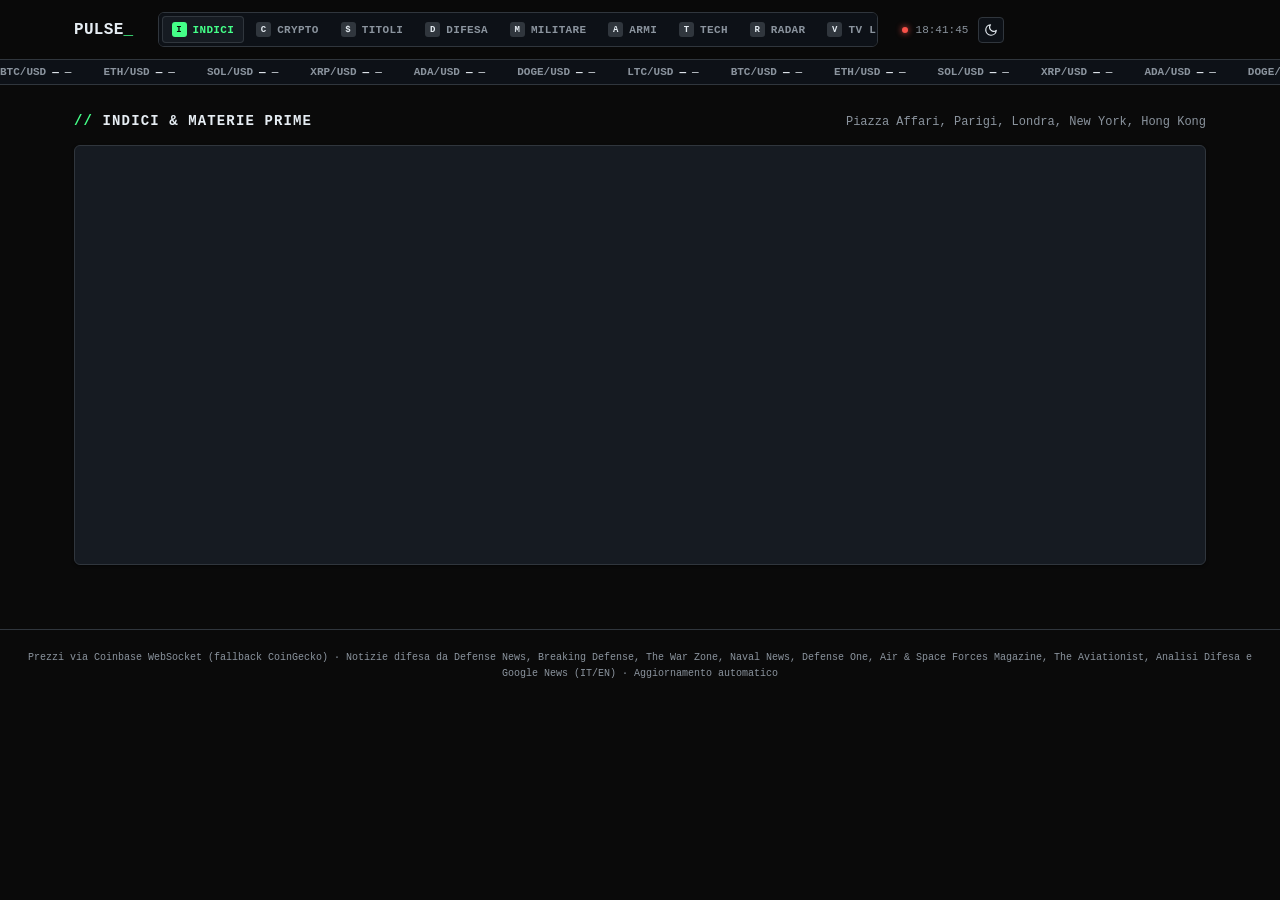
<file: platform/index.html>
<!doctype html>
<html lang="it">
<head>
<meta charset="utf-8">
<meta name="viewport" content="width=device-width,initial-scale=1">
<title>Pulse — Difesa, sicurezza e mercati in tempo reale</title>
<meta name="description" content="Notizie di difesa, sicurezza, affari militari, armamenti e tecnologia militare da fonti internazionali, mappa del mondo interattiva, prezzi crypto e TV in diretta.">
<meta property="og:title" content="Pulse — Difesa, sicurezza e mercati in tempo reale">
<meta property="og:description" content="Notizie di difesa, sicurezza, affari militari, armamenti e tecnologia militare da fonti internazionali, mappa del mondo interattiva, prezzi crypto e TV in diretta.">
<meta property="og:type" content="website">
<meta name="theme-color" content="#0a0a0a">
<link rel="icon" href="favicon.svg" type="image/svg+xml">
<link rel="alternate icon" href="favicon-32.png" type="image/png">
<link rel="apple-touch-icon" href="apple-touch-icon.png">
<link rel="manifest" href="manifest.json">
<link rel="stylesheet" href="style.css">
</head>
<body>

<header class="navbar">
  <div class="navbar-inner">
    <span class="brand">PULSE<span>_</span></span>
    <nav class="tabs" id="tabs">
      <button class="tab active" data-tab="indici"><span class="tab-icon">I</span>Indici</button>
      <button class="tab" data-tab="crypto"><span class="tab-icon">C</span>Crypto</button>
      <button class="tab" data-tab="titoli"><span class="tab-icon">$</span>Titoli</button>
      <button class="tab" data-tab="difesa"><span class="tab-icon">D</span>Difesa</button>
      <button class="tab" data-tab="militare"><span class="tab-icon">M</span>Militare</button>
      <button class="tab" data-tab="armi"><span class="tab-icon">A</span>Armi</button>
      <button class="tab" data-tab="tech"><span class="tab-icon">T</span>Tech</button>
      <button class="tab" data-tab="radar"><span class="tab-icon">R</span>Radar</button>
      <button class="tab" data-tab="tv"><span class="tab-icon">V</span>TV Live</button>
      <button class="tab" data-tab="mappa"><span class="tab-icon">W</span>Mappa</button>
    </nav>
    <div class="navbar-status">
      <i id="statusDot" class="dot"></i>
      <span id="clock">--:--:--</span>
      <button class="theme-toggle" id="themeToggle" title="Cambia tema" aria-label="Cambia tema">
        <svg class="icon-sun" viewBox="0 0 24 24" fill="none" stroke="currentColor" stroke-width="2" stroke-linecap="round"><circle cx="12" cy="12" r="4"/><path d="M12 2v2M12 20v2M4.9 4.9l1.4 1.4M17.7 17.7l1.4 1.4M2 12h2M20 12h2M4.9 19.1l1.4-1.4M17.7 6.3l1.4-1.4"/></svg>
        <svg class="icon-moon" viewBox="0 0 24 24" fill="none" stroke="currentColor" stroke-width="2" stroke-linecap="round" stroke-linejoin="round"><path d="M21 12.8A9 9 0 1 1 11.2 3 7 7 0 0 0 21 12.8z"/></svg>
      </button>
    </div>
  </div>
  <div class="ticker" id="ticker" aria-hidden="true">
    <div class="ticker-track" id="tickerTrack"></div>
  </div>
</header>

<main class="content">

  <section id="tab-indici" class="tabpanel active">
    <div class="section-head">
      <h1>Indici &amp; materie prime</h1>
      <span class="muted">Piazza Affari, Parigi, Londra, New York, Hong Kong</span>
    </div>
    <div class="tv-widget-card" id="tvMarketOverview"></div>
  </section>

  <section id="tab-crypto" class="tabpanel">
    <div class="section-head">
      <h1>Crypto</h1>
      <span class="live-pill" id="marketStatus">Connessione…</span>
    </div>
    <div class="gauge-card" id="fngCard">
      <div class="gauge-wrap">
        <svg viewBox="0 0 120 68" class="gauge">
          <path d="M10 62 A50 50 0 0 1 110 62" class="gauge-track"/>
          <path d="M10 62 A50 50 0 0 1 110 62" class="gauge-fill" id="fngArc"/>
          <circle id="fngNeedleBase" cx="60" cy="62" r="3"/>
          <line id="fngNeedle" x1="60" y1="62" x2="60" y2="18" stroke-width="2"/>
        </svg>
        <div class="gauge-value" id="fngValue">—</div>
      </div>
      <div class="gauge-label">
        <div class="gauge-title">Fear &amp; Greed Index</div>
        <div class="gauge-sub" id="fngLabel">in aggiornamento…</div>
      </div>
    </div>
    <div id="priceGrid" class="price-grid"></div>
  </section>

  <section id="tab-titoli" class="tabpanel">
    <div class="section-head">
      <h1>Titoli del giorno</h1>
      <span class="muted">Usa i filtri del widget per nazione, indice, settore, capitalizzazione ecc.</span>
    </div>
    <div class="tv-widget-card tv-widget-card--tall" id="tvScreener"></div>
    <p class="tv-note">Clicca l'intestazione "% Var." per ordinare dal migliore al peggiore titolo. Dati di mercato forniti da TradingView.</p>
  </section>

  <section id="tab-difesa" class="tabpanel">
    <div class="section-head">
      <h1>Difesa &amp; Sicurezza</h1>
      <span class="muted" id="newsUpdated-generale">in aggiornamento…</span>
    </div>
    <ul id="newsList-generale" class="news-list"></ul>
  </section>

  <section id="tab-militare" class="tabpanel">
    <div class="section-head">
      <h1>Affari Militari</h1>
      <span class="muted" id="newsUpdated-militari">in aggiornamento…</span>
    </div>
    <ul id="newsList-militari" class="news-list"></ul>
  </section>

  <section id="tab-armi" class="tabpanel">
    <div class="section-head">
      <h1>Armamenti</h1>
      <span class="muted" id="newsUpdated-armamenti">in aggiornamento…</span>
    </div>
    <ul id="newsList-armamenti" class="news-list"></ul>
  </section>

  <section id="tab-tech" class="tabpanel">
    <div class="section-head">
      <h1>Tecnologia Militare</h1>
      <span class="muted" id="newsUpdated-tecnologia">in aggiornamento…</span>
    </div>
    <ul id="newsList-tecnologia" class="news-list"></ul>
  </section>

  <section id="tab-radar" class="tabpanel">
    <div class="section-head">
      <h1>Radar Difesa</h1>
      <span class="muted" id="radarUpdated">in aggiornamento…</span>
    </div>
    <p class="tv-note">Segnali informativi estratti dalle notizie: conteggio menzioni e notizie di contratti/deal. Non è consulenza finanziaria né una raccomandazione di investimento — solo aggregazione di fatti pubblici, da verificare con la dovuta due diligence.</p>

    <div class="section-head" style="margin-top:28px">
      <h2>Aziende più citate</h2>
      <span class="muted">Nelle notizie di difesa in cache, tutte le categorie</span>
    </div>
    <ul id="trendList" class="trend-list"></ul>

    <div class="section-head" style="margin-top:36px">
      <h2>Rubrica aziende &amp; fondamentali</h2>
      <span class="muted">Clicca un'azienda per prezzo, multipli e dati di bilancio live</span>
    </div>
    <div class="company-directory" id="companyDirectory"></div>

    <div class="section-head" style="margin-top:36px">
      <h2>Contratti &amp; Deal</h2>
      <span class="muted">Con ipotesi di struttura di finanziamento (da validare)</span>
    </div>
    <ul id="dealsList" class="news-list"></ul>

    <div class="section-head" style="margin-top:36px">
      <h2>Possibili opportunità PMI / subfornitori</h2>
      <span class="muted">Deal senza una delle grandi aziende monitorate: verificare il nome coinvolto</span>
    </div>
    <ul id="supplyChainList" class="news-list"></ul>

    <div class="section-head" style="margin-top:36px">
      <h2>La tua watchlist</h2>
      <span class="muted">Salvata in questo browser</span>
    </div>
    <ul id="watchlistList" class="news-list"></ul>
  </section>

  <section id="tab-tv" class="tabpanel">
    <div class="section-head">
      <h1>TV Live</h1>
      <span class="muted">Diretta dai siti e canali ufficiali delle emittenti</span>
    </div>
    <div class="tv-grid">
      <article class="tv-card">
        <div class="tv-card-head"><span class="tv-dot"></span>Sky TG24</div>
        <div class="tv-frame">
          <iframe src="https://www.youtube-nocookie.com/embed/live_stream?channel=UCz6E3lF72mb6uoJ-mOlNo2A"
            title="Sky TG24 diretta" allow="accelerometer; encrypted-media; picture-in-picture"
            allowfullscreen loading="lazy" referrerpolicy="strict-origin-when-cross-origin"></iframe>
        </div>
        <a class="tv-link" href="https://www.youtube.com/@skytg24/live" target="_blank" rel="noopener noreferrer">Apri su YouTube ↗</a>
      </article>
      <article class="tv-card">
        <div class="tv-card-head"><span class="tv-dot"></span>Bloomberg Television</div>
        <div class="tv-frame">
          <iframe src="https://www.youtube-nocookie.com/embed/live_stream?channel=UCIALMKvObZNtJ6AmdCLP7Lg"
            title="Bloomberg Television diretta" allow="accelerometer; encrypted-media; picture-in-picture"
            allowfullscreen loading="lazy" referrerpolicy="strict-origin-when-cross-origin"></iframe>
        </div>
        <a class="tv-link" href="https://www.youtube.com/channel/UCIALMKvObZNtJ6AmdCLP7Lg/live" target="_blank" rel="noopener noreferrer">Apri su YouTube ↗</a>
      </article>
      <article class="tv-card">
        <div class="tv-card-head"><span class="tv-dot"></span>Class CNBC</div>
        <div class="tv-frame">
          <iframe src="https://video.milanofinanza.it/"
            title="Class CNBC diretta" allow="accelerometer; encrypted-media; picture-in-picture"
            allowfullscreen loading="lazy" referrerpolicy="strict-origin-when-cross-origin"></iframe>
        </div>
        <a class="tv-link" href="https://video.milanofinanza.it/" target="_blank" rel="noopener noreferrer">Apri il sito ufficiale ↗</a>
      </article>
      <article class="tv-card">
        <div class="tv-card-head"><span class="tv-dot"></span>France 24</div>
        <div class="tv-frame">
          <iframe src="https://embed.france24.com/en/live"
            title="France 24 diretta" allow="accelerometer; encrypted-media; picture-in-picture"
            allowfullscreen loading="lazy" referrerpolicy="strict-origin-when-cross-origin"></iframe>
        </div>
        <a class="tv-link" href="https://www.france24.com/en/live" target="_blank" rel="noopener noreferrer">Apri il sito ufficiale ↗</a>
      </article>
      <article class="tv-card">
        <div class="tv-card-head"><span class="tv-dot"></span>Al Jazeera English</div>
        <div class="tv-frame">
          <iframe src="https://www.youtube-nocookie.com/embed/live_stream?channel=UCNye-wNBqNL5ZzHSJj3l8Bg"
            title="Al Jazeera English diretta" allow="accelerometer; encrypted-media; picture-in-picture"
            allowfullscreen loading="lazy" referrerpolicy="strict-origin-when-cross-origin"></iframe>
        </div>
        <a class="tv-link" href="https://www.youtube.com/@aljazeeraenglish/live" target="_blank" rel="noopener noreferrer">Apri su YouTube ↗</a>
      </article>
      <article class="tv-card">
        <div class="tv-card-head"><span class="tv-dot"></span>DW News</div>
        <div class="tv-frame">
          <iframe src="https://www.youtube-nocookie.com/embed/live_stream?channel=UCknLrEdhRCp1aegoMqRaCZg"
            title="DW News diretta" allow="accelerometer; encrypted-media; picture-in-picture"
            allowfullscreen loading="lazy" referrerpolicy="strict-origin-when-cross-origin"></iframe>
        </div>
        <a class="tv-link" href="https://www.youtube.com/@dwnews/live" target="_blank" rel="noopener noreferrer">Apri su YouTube ↗</a>
      </article>
      <article class="tv-card">
        <div class="tv-card-head"><span class="tv-dot"></span>CNN International</div>
        <div class="tv-frame">
          <iframe src="https://www.youtube-nocookie.com/embed/live_stream?channel=UCupvZG-5ko_eiXAupbDfxWw"
            title="CNN International diretta" allow="accelerometer; encrypted-media; picture-in-picture"
            allowfullscreen loading="lazy" referrerpolicy="strict-origin-when-cross-origin"></iframe>
        </div>
        <a class="tv-link" href="https://www.youtube.com/@CNN/live" target="_blank" rel="noopener noreferrer">Apri su YouTube ↗</a>
      </article>
    </div>
    <p class="tv-note">Sky TG24, Bloomberg Television, Al Jazeera English, DW News e CNN International impediscono l'incorporazione diretta del proprio sito, quindi mostriamo il loro canale YouTube ufficiale; se un canale non risulta live in quel momento, YouTube mostra l'ultimo contenuto disponibile. Class CNBC e France 24 invece sono incorporati direttamente dai rispettivi siti ufficiali.
  </section>

  <section id="tab-mappa" class="tabpanel">
    <div class="section-head">
      <h1>Mappa del mondo</h1>
      <span class="muted">Clicca un'area per le notizie di difesa e sicurezza in tempo reale</span>
    </div>
    <div class="region-pills" id="regionPills">
      <button class="pill active" data-region="it">Italia</button>
      <button class="pill" data-region="eu">Europa</button>
      <button class="pill" data-region="na">Nord America</button>
      <button class="pill" data-region="sa">Sud America</button>
      <button class="pill" data-region="me">Medio Oriente</button>
      <button class="pill" data-region="as">Asia</button>
      <button class="pill" data-region="af">Africa</button>
      <button class="pill" data-region="oc">Oceania</button>
    </div>
    <div class="map-wrap" id="mapWrap" aria-label="Mappa del mondo interattiva"></div>
    <p class="map-credit">Mappa: <a href="https://github.com/cablop/simple-world-map-by-continents" target="_blank" rel="noopener noreferrer">Simple World Map</a> di Al MacDonald &amp; Fritz Lekschas · CC BY-SA 3.0</p>
    <div class="section-head">
      <h2 id="mapNewsTitle">Difesa &amp; sicurezza — Italia</h2>
      <span class="muted" id="mapNewsUpdated"></span>
    </div>
    <ul id="mapNewsList" class="news-list"></ul>
  </section>

</main>

<footer class="foot">
  Prezzi via Coinbase WebSocket (fallback CoinGecko) · Notizie difesa da Defense News, Breaking Defense, The War Zone, Naval News, Defense One, Air &amp; Space Forces Magazine, The Aviationist, Analisi Difesa e Google News (IT/EN) · Aggiornamento automatico
</footer>

<div class="modal-overlay" id="coinModal">
  <div class="modal-sheet">
    <button class="modal-close" id="coinModalClose" aria-label="Chiudi">&times;</button>
    <div class="modal-head">
      <div class="modal-sym" id="modalSym">—</div>
      <div class="modal-price" id="modalPrice">—</div>
      <div class="modal-chg" id="modalChg">—</div>
    </div>
    <div class="modal-chart-wrap">
      <svg id="modalChart" viewBox="0 0 600 220" preserveAspectRatio="none"></svg>
    </div>
    <div class="modal-stats" id="modalStats"></div>
  </div>
</div>

<div class="modal-overlay" id="companyModal">
  <div class="modal-sheet modal-sheet--wide">
    <button class="modal-close" id="companyModalClose" aria-label="Chiudi">&times;</button>
    <div class="modal-head">
      <div class="modal-sym" id="companyModalName">—</div>
    </div>
    <div class="company-modal-widgets" id="companyModalWidgets"></div>
  </div>
</div>

<script src="app.js"></script>
</body>
</html>
</file>
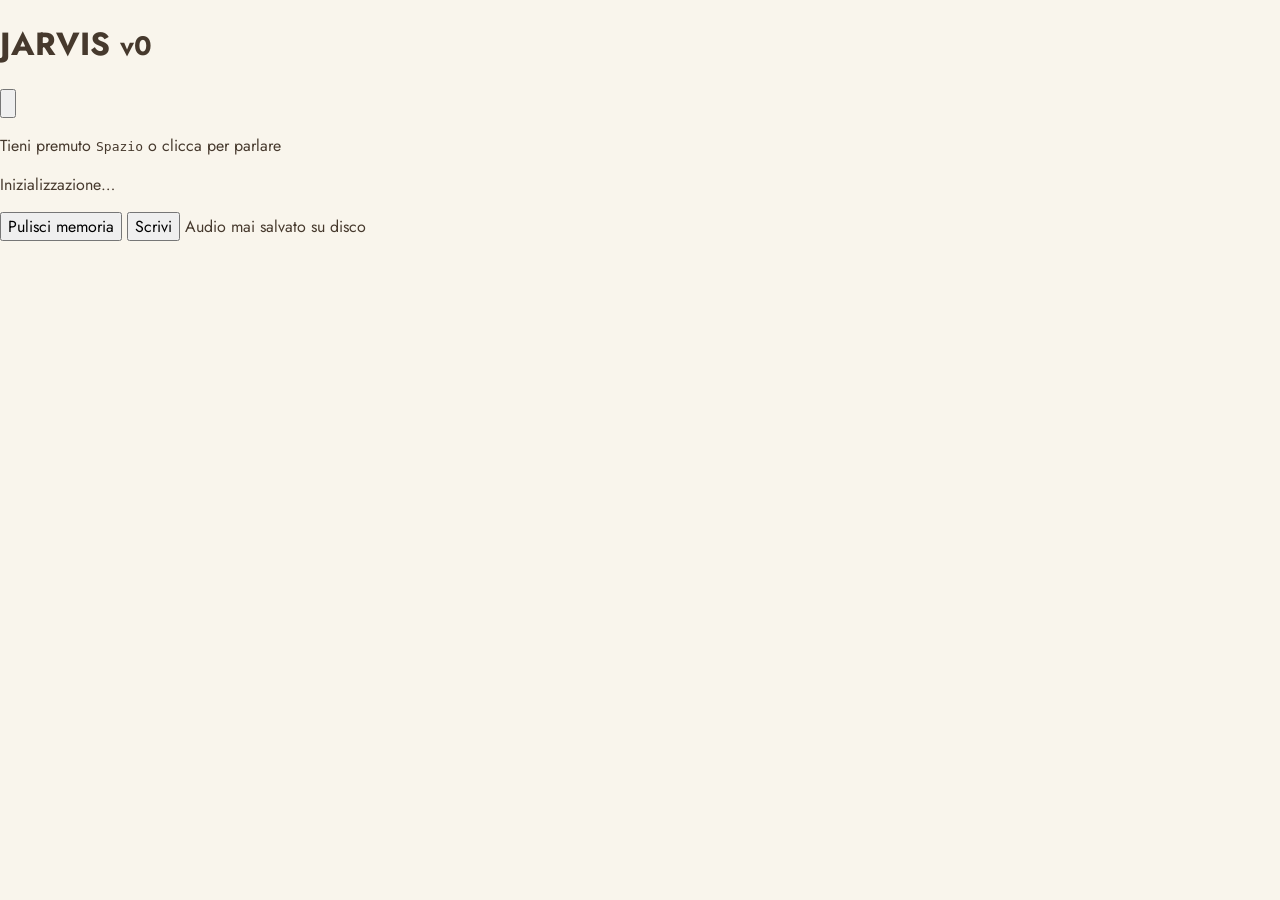
<file: jarvis/web/index.html>
<!doctype html>
<html lang="it">
<head>
<meta charset="utf-8">
<meta name="viewport" content="width=device-width,initial-scale=1">
<title>JARVIS V0</title>
<meta name="robots" content="noindex,nofollow">
<link rel="icon" href="data:image/svg+xml,%3Csvg xmlns='http://www.w3.org/2000/svg' viewBox='0 0 64 64'%3E%3Ccircle cx='32' cy='32' r='28' fill='%23050a12' stroke='%2364d2ff' stroke-width='4'/%3E%3Ccircle cx='32' cy='32' r='10' fill='%2364d2ff'/%3E%3C/svg%3E">
<link rel="stylesheet" href="/style.css">
</head>
<body>

<header class="top">
  <div class="brand">
    <span class="dot" id="statusDot"></span>
    <h1>JARVIS <small>v0</small></h1>
  </div>
  <div class="chips" id="chips"></div>
</header>

<main>
  <section class="stage">
    <button id="micBtn" class="mic" aria-label="Parla con JARVIS">
      <span class="ring"></span>
      <span class="core"></span>
      <svg viewBox="0 0 24 24" aria-hidden="true">
        <path d="M12 15a3 3 0 0 0 3-3V6a3 3 0 0 0-6 0v6a3 3 0 0 0 3 3z"/>
        <path d="M19 11a7 7 0 0 1-14 0M12 18v3"/>
      </svg>
    </button>
    <p class="hint" id="hint">Tieni premuto <kbd>Spazio</kbd> o clicca per parlare</p>
    <p class="state" id="state">Inizializzazione…</p>
  </section>

  <section class="log" id="log" aria-live="polite"></section>
</main>

<footer class="bottom">
  <button id="clearBtn" class="ghost">Pulisci memoria</button>
  <button id="textBtn" class="ghost">Scrivi</button>
  <span class="privacy">Audio mai salvato su disco</span>
</footer>

<form id="textForm" class="textbar" hidden>
  <input id="textInput" type="text" placeholder="Scrivi a JARVIS…" autocomplete="off">
  <button type="submit">Invia</button>
</form>

<script src="/app.js"></script>
</body>
</html>
</file>
<file: style.css>
/* ===================================================================
   Massimo & Lucrezia — 4 Luglio 2027
   =================================================================== */

@import url('https://fonts.googleapis.com/css2?family=Cormorant+Garamond:ital,wght@0,300;0,400;0,500;0,600;0,700;1,400&family=Jost:wght@300;400;500;600&display=swap');

:root{
  --ink:#46392d;
  --ink-soft:#7a6a58;
  --paper:#f9f5ec;
  --paper-2:#f0e6d3;
  --panel:#fffdf9;
  --rose:#c1815f;
  --rose-deep:#9c5f42;
  --rose-soft:#e6c4ae;
  --rose-dim:rgba(193,129,95,.42);
  --sage:#8a9873;
  --border:rgba(70,57,45,.16);
  --ink-deep:#2b2116;
  --serif:"Cormorant Garamond",serif;
  --sans:"Jost",sans-serif;
  --ease:cubic-bezier(.22,.8,.2,1);
  --dur:.9s;
}

*,*::before,*::after{box-sizing:border-box}
html{scroll-behavior:smooth;background:var(--paper)}
html.snap{scroll-snap-type:y proximity}
body{
  margin:0;
  background:var(--paper);
  color:var(--ink);
  font-family:var(--sans);
  overflow-x:hidden;
  -webkit-font-smoothing:antialiased;
  text-rendering:optimizeLegibility;
}
button{font:inherit}
img{max-width:100%}
a{color:inherit}
::selection{background:var(--rose);color:var(--panel)}

.eyebrow{
  font:600 11px/1 var(--sans);
  letter-spacing:.32em;
  text-transform:uppercase;
  color:var(--rose-deep);
}
.num{
  font:300 clamp(46px,6vw,74px)/1 var(--serif);
  color:var(--rose);
  opacity:.9;
}
.divider{
  width:46px;height:1px;
  background:var(--rose);
  margin:18px 0;
  opacity:.75;
}
.btn{
  display:inline-flex;
  align-items:center;
  gap:10px;
  padding:15px 26px;
  border:1px solid var(--rose-dim);
  background:rgba(193,129,95,.06);
  color:var(--rose-deep);
  letter-spacing:.24em;
  font:600 11px/1 var(--sans);
  text-transform:uppercase;
  cursor:pointer;
  backdrop-filter:blur(6px);
  transition:background .35s var(--ease),border-color .35s var(--ease),transform .35s var(--ease),letter-spacing .35s var(--ease),color .35s var(--ease);
}
.btn:hover{
  background:var(--rose);
  color:var(--panel);
  border-color:var(--rose);
  letter-spacing:.3em;
  transform:translateY(-2px);
}
.btn:active{transform:scale(.94)}
.btn svg{width:14px;height:14px;transition:transform .35s var(--ease)}
.btn:hover svg{transform:translateX(4px)}
.btn.ghost{background:transparent}
.btn.dark{
  border-color:var(--border);
  color:var(--ink);
  background:rgba(255,255,255,.4)
}
.btn.dark:hover{background:var(--ink);color:var(--paper);border-color:var(--ink)}

/* ---------- texture / ambient ---------- */
.grain{
  position:fixed;inset:0;z-index:2;pointer-events:none;opacity:.05;mix-blend-mode:multiply;
  background-image:url("data:image/svg+xml;utf8,<svg xmlns='http://www.w3.org/2000/svg' width='120' height='120'><filter id='n'><feTurbulence type='fractalNoise' baseFrequency='0.9' numOctaves='2' stitchTiles='stitch'/></filter><rect width='100%25' height='100%25' filter='url(%23n)'/></svg>");
}
.ambient{
  position:fixed;inset:0;pointer-events:none;z-index:1;mix-blend-mode:multiply;
  background:radial-gradient(circle at 50% 15%,rgba(193,129,95,.06),transparent 45%);
}
.glow{
  position:fixed;z-index:3;width:340px;height:340px;border-radius:50%;
  pointer-events:none;
  background:radial-gradient(circle,rgba(193,129,95,.12),transparent 65%);
  transform:translate(-50%,-50%);
  left:50%;top:50%;
  opacity:0;transition:opacity .4s ease;
  will-change:transform;
}
@media(hover:hover) and (pointer:fine){ .glow.active{opacity:1} }

.petal{
  position:fixed;z-index:250;pointer-events:none;
  border-radius:0 100% 0 100%;
  transform:translate(-50%,-50%) rotate(0deg);
  opacity:.9;
  animation:petal-fall linear forwards;
  will-change:transform,opacity;
}
@keyframes petal-fall{
  0%{transform:translate(-50%,-50%) translate(0,0) rotate(0deg);opacity:.9}
  100%{transform:translate(-50%,-50%) translate(var(--dx),var(--fall)) rotate(var(--rot));opacity:0}
}

/* ---------- cartoncino di apertura ---------- */
.intro{
  position:fixed;z-index:150;top:0;left:0;right:0;bottom:0;background:#f2ebe3;cursor:pointer;
  display:flex;flex-direction:column;align-items:center;text-align:center;overflow:hidden;
  transition:opacity .9s var(--ease),visibility .9s;
}
@supports(height:100dvh){.intro{bottom:auto;height:100dvh}}
.intro.hide{opacity:0;visibility:hidden;pointer-events:none}
.intro-text{
  position:relative;z-index:2;width:100%;flex:none;
  padding:calc(env(safe-area-inset-top) + clamp(18px,7vh,72px)) 22px 0;
}
.intro-names{font:700 clamp(26px,min(6.2vw,7.6vh),60px)/1.12 var(--serif);color:#6b5747;margin:0}
.intro-names span{display:block;font-weight:500;font-size:.76em;line-height:1.2}
.intro-phrase{font:400 clamp(17px,min(3.6vw,4.6vh),36px)/1.35 var(--serif);color:var(--ink);margin:clamp(8px,2.4vh,24px) 0 0}
.intro-date{
  font:500 clamp(12px,min(2.2vw,3vh),24px)/1 var(--serif);color:#6b5747;text-transform:uppercase;
  letter-spacing:.34em;padding-left:.34em;margin:clamp(10px,3vh,30px) 0 0;font-variant-numeric:lining-nums;
}
/* l'acquerello del Palazzo riempie lo spazio che resta sotto il testo, sfumato nella carta */
.intro-art{
  position:relative;z-index:1;order:2;flex:1;min-height:0;width:100%;margin-top:clamp(4px,1.5vh,16px);
  background:url(assets/social-share.jpg) center 42%/cover no-repeat;mix-blend-mode:multiply;
  -webkit-mask-image:linear-gradient(to bottom,transparent 0,#000 30%);mask-image:linear-gradient(to bottom,transparent 0,#000 30%);
}
.intro-enter{
  position:absolute;z-index:3;left:50%;transform:translateX(-50%);white-space:nowrap;
  bottom:calc(env(safe-area-inset-bottom) + clamp(12px,5vh,44px));
  background:rgba(255,253,249,.9);backdrop-filter:blur(8px);-webkit-backdrop-filter:blur(8px);
}
@media(max-height:480px){.intro-enter{padding:10px 18px}}

/* ---------- loader ---------- */
#loader{
  position:fixed;z-index:200;inset:0;background:var(--ink-deep);
  display:flex;align-items:center;justify-content:center;flex-direction:column;
  transition:opacity .8s var(--ease),visibility .8s;
}
#loader.hide{opacity:0;visibility:hidden;pointer-events:none}
.loader-mark{font:300 38px/1 var(--serif);letter-spacing:.3em;color:var(--rose-soft)}
.loader-mark span{color:var(--rose);padding:0 6px;font-style:italic}
.loader-heart{
  width:34px;height:34px;margin-top:28px;fill:var(--rose);
  transform-origin:center;transform-box:fill-box;
  animation:heartbeat 1.15s ease-in-out infinite;
}
@keyframes heartbeat{
  0%,100%{transform:scale(1)}
  14%{transform:scale(1.22)}
  28%{transform:scale(.94)}
  42%{transform:scale(1.14)}
  60%{transform:scale(1)}
}
@media(prefers-reduced-motion:reduce){
  .loader-heart{animation:none}
}

/* ---------- top bar / nav ---------- */
.topbar{
  position:fixed;z-index:60;top:0;left:0;right:0;
  display:flex;align-items:center;justify-content:space-between;
  padding:22px clamp(20px,4vw,48px);
  pointer-events:none;
}
.logo{
  font:400 20px/1 var(--serif);letter-spacing:.22em;color:var(--ink);
  padding:9px 18px;
  background:rgba(255,253,248,.6);
  backdrop-filter:blur(10px);
  -webkit-backdrop-filter:blur(10px);
  border:1px solid var(--border);
  opacity:0;transform:translateY(-10px);
  transition:opacity .6s var(--ease),transform .6s var(--ease);
  pointer-events:auto;
}
.logo.show{opacity:1;transform:none}
.menu-toggle{
  pointer-events:auto;
  width:46px;height:46px;display:flex;flex-direction:column;align-items:center;justify-content:center;gap:5px;
  border:1px solid var(--border);background:rgba(255,253,248,.6);backdrop-filter:blur(10px);
  cursor:pointer;
}
.menu-toggle span{display:block;width:18px;height:1px;background:var(--ink);transition:transform .35s var(--ease),opacity .35s var(--ease)}
.menu-toggle.open span:nth-child(1){transform:translateY(6px) rotate(45deg)}
.menu-toggle.open span:nth-child(2){opacity:0}
.menu-toggle.open span:nth-child(3){transform:translateY(-6px) rotate(-45deg)}

.progress{position:fixed;z-index:70;left:0;top:0;width:100%;height:2px;background:var(--border)}
.progress i{display:block;height:100%;width:0;background:linear-gradient(90deg,var(--rose-deep),var(--rose));transition:width .12s linear}

.dotnav{
  position:fixed;z-index:60;right:clamp(14px,3vw,34px);top:50%;transform:translateY(-50%);
  display:flex;flex-direction:column;gap:16px;
}
.dotnav button{
  position:relative;width:11px;height:11px;border-radius:50%;
  border:1px solid var(--rose-dim);background:rgba(255,253,248,.55);cursor:pointer;padding:0;
  transition:background .3s var(--ease),transform .3s var(--ease);
}
.dotnav button::after{
  content:attr(data-label);
  position:absolute;right:22px;top:50%;transform:translateY(-50%);
  font:600 10px/1 var(--sans);letter-spacing:.18em;color:var(--panel);
  white-space:nowrap;opacity:0;pointer-events:none;transition:opacity .3s var(--ease),transform .3s var(--ease);
  background:rgba(43,33,22,.78);padding:6px 10px;backdrop-filter:blur(6px);
}
.dotnav button:hover::after{opacity:1;transform:translate(-4px,-50%)}
.dotnav button.active{background:var(--rose);transform:scale(1.3)}

.menu{
  position:fixed;z-index:59;inset:0;
  background:rgba(249,245,236,.96);backdrop-filter:blur(18px);
  display:flex;align-items:center;justify-content:center;
  opacity:0;visibility:hidden;transition:opacity .5s var(--ease),visibility .5s;
}
.menu.open{opacity:1;visibility:visible}
.menu-list{list-style:none;margin:0;padding:0;text-align:center}
.menu-list li{overflow:hidden}
.menu-list button{
  background:none;border:0;color:var(--ink);cursor:pointer;
  font:300 clamp(30px,6vw,52px)/1.5 var(--serif);
  display:flex;align-items:baseline;gap:16px;justify-content:center;
  transform:translateY(110%);transition:transform .6s var(--ease),color .3s;
}
.menu.open .menu-list button{transform:translateY(0)}
.menu-list button:hover{color:var(--rose-deep)}
.menu-list small{font:600 11px var(--sans);letter-spacing:.2em;color:var(--rose)}

/* ---------- scenes ---------- */
#experience{position:relative}
.scene{
  position:relative;width:100%;
  min-height:100svh;
  display:flex;align-items:center;
  overflow:hidden;
  scroll-snap-align:start;
  padding:120px clamp(20px,6vw,90px) 90px;
}
.scene .bg{
  position:absolute;inset:0;z-index:0;
  background-size:cover;background-position:center;
  transform:scale(1.12) translate3d(0,0,0);
  will-change:transform;
  filter:grayscale(45%) brightness(.9) saturate(.85);
  transition:filter 1.6s var(--ease);
}
.scene.is-inview .bg{filter:grayscale(0%) brightness(1) saturate(1)}
.scene .scrim{position:absolute;inset:0;z-index:1}
.scene-content{position:relative;z-index:2;width:100%}

[data-reveal]{
  opacity:0;transform:translateY(34px);
  transition:opacity .9s var(--ease),transform .9s var(--ease);
  transition-delay:calc(var(--i,0) * 90ms);
}
.is-inview [data-reveal]{opacity:1;transform:none}

/* ---------- hero ---------- */
.hero .scrim{background:radial-gradient(ellipse at 50% 42%,transparent 50%,rgba(70,57,45,.12) 100%)}
.hero{padding-top:0;justify-content:center;text-align:center}
.hero-inner{
  max-width:760px;margin:0 auto;
  background:rgba(252,248,240,.82);
  backdrop-filter:blur(14px) saturate(1.05);
  -webkit-backdrop-filter:blur(14px) saturate(1.05);
  border:1px solid rgba(70,57,45,.14);
  box-shadow:0 30px 80px rgba(80,60,40,.15);
  padding:clamp(36px,6vw,64px) clamp(24px,6vw,60px);
}
.hero h1{
  font:300 clamp(52px,11vw,124px)/.92 var(--serif);
  margin:18px 0 6px;
  color:var(--ink);
  letter-spacing:.01em;
}
.hero h1 .amp{
  display:block;color:var(--rose);font-style:italic;font-size:.55em;line-height:1.1;margin:2px 0;
}
.hero-date{
  font:500 18px var(--sans);letter-spacing:.2em;color:var(--rose-deep);margin-top:14px;
}
.hero-venue{font:400 15px/1.9 var(--serif);letter-spacing:.06em;color:var(--ink-soft);text-transform:uppercase;font-size:14px}
.hero-cta{margin-top:34px}
.map-link{
  color:inherit;text-decoration:underline;text-decoration-color:var(--rose-dim);
  text-underline-offset:3px;transition:text-decoration-color .3s var(--ease),color .3s var(--ease);
}
.map-link:hover{color:var(--rose-deep);text-decoration-color:var(--rose-deep)}
.countdown{
  display:flex;gap:clamp(10px,3vw,26px);justify-content:center;margin-top:44px;flex-wrap:wrap;
}
.countdown div{display:flex;flex-direction:column;align-items:center;min-width:58px}
.countdown b{font:300 clamp(26px,4vw,38px)/1 var(--serif);color:var(--ink)}
.countdown b.tick{animation:digitTick .55s var(--ease)}
@keyframes digitTick{
  0%{transform:translateY(-16px) scale(1.15);opacity:0;color:var(--rose-deep)}
  55%{transform:translateY(2px) scale(1.06);opacity:1;color:var(--rose-deep)}
  100%{transform:translateY(0) scale(1);opacity:1;color:var(--ink)}
}
.countdown span{font:600 9px var(--sans);letter-spacing:.2em;color:var(--rose-deep);margin-top:6px;text-transform:uppercase}
.scroll-cue{
  position:absolute;left:50%;bottom:30px;transform:translateX(-50%);
  display:flex;flex-direction:column;align-items:center;gap:10px;z-index:2;
  font:600 9px var(--sans);letter-spacing:.32em;color:var(--ink-soft);
  padding:12px 18px 14px;
  background:rgba(255,253,248,.55);
  backdrop-filter:blur(8px);
  border:1px solid var(--border);
  transition:opacity .5s;
}
.scroll-cue.hide{opacity:0}
.scroll-cue i{
  width:1px;height:34px;background:linear-gradient(180deg,var(--rose),transparent);
  position:relative;overflow:hidden;
}
.scroll-cue i::after{
  content:"";position:absolute;left:0;top:-100%;width:100%;height:100%;background:var(--rose-deep);
  animation:scrolldrop 1.8s ease-in-out infinite;
}
@keyframes scrolldrop{0%{top:-100%}60%{top:100%}100%{top:100%}}

/* ---------- message ---------- */
.message{justify-content:center;text-align:center;background:linear-gradient(180deg,var(--paper-2),var(--paper))}
.message-inner{max-width:660px;margin:0 auto}
.message-inner .divider{margin:18px auto 30px}
.message-inner p:not(.eyebrow):not(.num){
  font:400 clamp(19px,2.4vw,25px)/1.8 var(--serif);
  color:var(--ink);
  margin:0 0 38px;
}
.message-inner p:last-child{margin-bottom:0}
.message-date{color:var(--rose-deep)}

/* ---------- thought (pre-RSVP note) ---------- */
.thought{align-items:flex-start;padding-top:150px;background:linear-gradient(180deg,var(--paper-2),var(--paper))}
.thought-inner{max-width:640px;margin:0 auto;text-align:center}
.thought-inner .divider{margin:18px auto}
.thought-inner p:not(.eyebrow):not(.num){
  font:400 clamp(18px,2.2vw,23px)/1.8 var(--serif);
  color:var(--ink);
  margin:0 0 30px;
}
.thought-inner p:last-child{margin-bottom:0}

/* ---------- generic band-scene layout (day / location / rsvp): clean photo band + solid content panel ---------- */
.scene.band{
  display:block;padding:0;min-height:0;overflow:visible;
}
.band-photo{
  position:relative;width:100%;height:min(56vh,480px);min-height:280px;overflow:hidden;
}
.band-photo .bg{
  position:absolute;inset:0;z-index:0;
  background-size:cover;background-position:center;
  transform:scale(1.16) translate3d(0,0,0);
  will-change:transform;
}
.band-photo::after{
  content:"";position:absolute;inset:0;z-index:1;pointer-events:none;
  background:linear-gradient(180deg,transparent 72%,var(--paper-2) 100%);
}
.bg-reflection{
  position:absolute;left:0;right:0;bottom:0;height:44%;z-index:0;
  background-size:cover;background-position:center;
  transform:scaleY(-1) scale(1.16);
  filter:blur(1.5px) saturate(.85) brightness(.94);
  opacity:.5;
  -webkit-mask-image:linear-gradient(180deg,rgba(0,0,0,.85) 0%,rgba(0,0,0,.3) 55%,transparent 85%);
  mask-image:linear-gradient(180deg,rgba(0,0,0,.85) 0%,rgba(0,0,0,.3) 55%,transparent 85%);
  pointer-events:none;
  animation:water-shimmer 7s ease-in-out infinite;
}
@keyframes water-shimmer{
  0%,100%{background-position:50% center}
  50%{background-position:53% center}
}
@media(prefers-reduced-motion:reduce){
  .bg-reflection{animation:none}
}
.band-panel{
  position:relative;background:var(--paper-2);
  padding:64px clamp(20px,6vw,90px) 90px;
}
.side-head{max-width:640px;margin:0 auto;text-align:center}
.side-head p:not(.num):not(.eyebrow):not(.day-date){font:400 17px/1.6 var(--serif);color:var(--ink-soft);margin:14px 0 0}
.side-head .divider{margin:18px auto}
.day-date{font:400 20px var(--serif);color:var(--ink)!important;letter-spacing:.04em}

/* ---------- day / timeline ---------- */
.timeline{
  margin-top:70px;display:grid;grid-template-columns:repeat(4,1fr);gap:26px;position:relative;
}
.timeline::before{
  content:"";position:absolute;left:0;right:0;top:26px;height:1px;background:var(--rose-dim);
  transform:scaleX(0);transform-origin:left;transition:transform 1.4s var(--ease) .2s;
}
.is-inview .timeline::before{transform:scaleX(1)}
.tl-item{text-align:center;position:relative}
.tl-icon{
  width:52px;height:52px;margin:0 auto 18px;border-radius:50%;
  border:1px solid var(--rose-dim);display:flex;align-items:center;justify-content:center;
  background:var(--panel);position:relative;z-index:1;
  transition:transform .4s var(--ease),background .4s var(--ease),border-color .4s;
}
.tl-item:hover .tl-icon{transform:scale(1.1) translateY(-3px);background:var(--rose);border-color:var(--rose)}
.tl-item:hover .tl-icon svg{stroke:var(--panel)}
.tl-icon svg{width:22px;height:22px;stroke:var(--rose-deep);fill:none;stroke-width:1.4;transition:stroke .4s}
.tl-time{font:500 18px var(--sans);letter-spacing:.05em;color:var(--rose-deep)}
.tl-name{font:600 11px var(--sans);letter-spacing:.2em;text-transform:uppercase;margin-top:8px;color:var(--ink)}
.tl-place{font:400 14px var(--serif);color:var(--ink-soft);margin-top:4px}

.modal-overlay{
  position:fixed;inset:0;z-index:90;display:flex;align-items:center;justify-content:center;padding:20px;
  background:rgba(60,47,36,.4);backdrop-filter:blur(14px);
  opacity:0;visibility:hidden;transition:opacity .4s var(--ease),visibility .4s;
}
.modal-overlay.show{opacity:1;visibility:visible}
.modal-card{
  position:relative;width:min(620px,100%);max-height:88vh;overflow:auto;
  background:var(--panel);border:1px solid var(--rose-dim);box-shadow:0 40px 120px rgba(80,60,40,.25);
  transform:translateY(24px) scale(.98);transition:transform .45s var(--ease);
  color:var(--ink);
}
.modal-overlay.show .modal-card{transform:none}
.modal-close{
  position:absolute;right:12px;top:10px;background:none;border:0;color:var(--ink-soft);
  font-size:28px;line-height:1;cursor:pointer;z-index:2;
}
.modal-close:hover{color:var(--rose-deep)}
.modal-body{padding:34px}
.modal-eyebrow{font:600 10px var(--sans);letter-spacing:.24em;color:var(--rose-deep)}
.modal-card h2{font:300 clamp(32px,6vw,44px)/1 var(--serif);margin:12px 0;color:var(--ink)}
.modal-card p{font:17px/1.55 var(--serif);color:var(--ink-soft)}

/* ---------- details ---------- */
.details{background:linear-gradient(180deg,var(--paper-2),var(--paper));color:var(--ink);padding-top:130px}
.detail-grid{
  margin-top:60px;display:grid;grid-template-columns:repeat(4,1fr);gap:18px;
}
.detail-card{
  background:rgba(255,255,255,.45);
  border:1px solid var(--border);
  padding:26px 18px;text-align:center;cursor:pointer;
  transition:background .4s var(--ease),transform .4s var(--ease),box-shadow .4s var(--ease);
  position:relative;
}
.detail-card:hover{transform:translateY(-6px);box-shadow:0 20px 40px rgba(120,80,50,.14);background:rgba(255,255,255,.75)}
.detail-card:hover .plus{transform:rotate(90deg)}
.detail-card svg{width:30px;height:30px;stroke:var(--rose-deep);fill:none;stroke-width:1.3;margin-bottom:14px}
.detail-card h3{font:600 12px var(--sans);letter-spacing:.16em;text-transform:uppercase;margin:0 0 8px;color:var(--ink)}
.detail-card .short{font:400 14px var(--serif);color:var(--ink-soft);margin:0}
.detail-more{display:none}
.origin-label{font:600 11px var(--sans);letter-spacing:.1em;text-transform:uppercase;color:var(--ink)}
.origin-selector{display:flex;gap:8px;flex-wrap:wrap;margin-bottom:10px}
.origin-btn{
  font:500 11px var(--sans);letter-spacing:.04em;
  padding:7px 14px;border:1px solid var(--rose-dim);background:transparent;color:var(--rose-deep);
  cursor:pointer;transition:background .3s var(--ease),color .3s var(--ease),border-color .3s var(--ease);
}
.origin-btn:hover{border-color:var(--rose)}
.origin-btn.active{background:var(--rose);border-color:var(--rose);color:var(--panel)}
.origin-btn.primary{background:var(--rose);border-color:var(--rose);color:var(--panel)}
.origin-btn.primary:hover{opacity:.88}
.origin-input{
  flex:1;min-width:180px;
  /* 16px: sotto questa misura iPhone ingrandisce la pagina quando si tocca il campo */
  font:400 16px var(--sans);color:var(--ink);
  padding:8px 12px;border:1px solid var(--border);background:var(--panel);
  transition:border-color .3s var(--ease);
}
.origin-input:focus{outline:none;border-color:var(--rose)}
.origin-text{font-style:italic}
.detail-card .plus{
  position:absolute;right:10px;top:10px;width:20px;height:20px;color:var(--rose-deep);
  display:flex;align-items:center;justify-content:center;font-size:16px;transition:transform .4s var(--ease);
}

/* ---------- detail full-page view ---------- */
.detail-full{
  position:fixed;inset:0;z-index:96;
  background:var(--paper);
  display:flex;align-items:center;justify-content:center;
  padding:20px;
  opacity:0;visibility:hidden;transform:scale(1.02);
  transition:opacity .45s var(--ease),visibility .45s,transform .45s var(--ease);
  overflow-y:auto;
}
.detail-full.show{opacity:1;visibility:visible;transform:none}
.detail-full-close{
  position:fixed;right:clamp(16px,4vw,40px);top:22px;background:none;border:0;color:var(--ink-soft);
  font-size:34px;line-height:1;cursor:pointer;z-index:2;transition:color .3s;
}
.detail-full-close:hover{color:var(--rose-deep)}
.detail-full-inner{max-width:640px;width:100%;text-align:center;margin:60px 0;}
.detail-full-icon svg{width:52px;height:52px;stroke:var(--rose-deep);fill:none;stroke-width:1.2;margin-bottom:8px}
.detail-full-inner h2{font:300 clamp(32px,6vw,48px)/1 var(--serif);margin:14px 0;color:var(--ink)}
.detail-full-inner .divider{margin:18px auto}
.detail-full-text{
  font:400 clamp(16px,2vw,19px)/1.8 var(--serif);color:var(--ink-soft);
  text-align:left;margin-top:30px;
}
.detail-full-text .detail-more{display:block}
.detail-full-text p{margin:0 0 14px}
.detail-full-text .origin-label,
.detail-full-text .origin-selector,
.detail-full-text .origin-text{text-align:left}

/* ---------- rsvp ---------- */
.rsvp-cta{margin-top:34px}

.footer{
  position:relative;z-index:2;margin-top:90px;padding-top:34px;border-top:1px solid var(--border);
  display:flex;flex-wrap:wrap;gap:16px;align-items:center;justify-content:space-between;
}
.footer .mono{font:300 22px var(--serif);letter-spacing:.14em;color:var(--rose-deep)}
.footer small{font:500 11px var(--sans);letter-spacing:.1em;color:var(--ink-soft)}
.to-top{
  border:1px solid var(--border);background:transparent;color:var(--ink);
  width:38px;height:38px;border-radius:50%;cursor:pointer;display:flex;align-items:center;justify-content:center;
  transition:transform .3s var(--ease),border-color .3s;
}
.to-top:hover{transform:translateY(-4px);border-color:var(--rose)}
.to-top svg{width:14px;height:14px;stroke:var(--ink);fill:none;stroke-width:1.6}

/* ---------- rsvp form modal ---------- */
.form-grid{display:grid;gap:12px;margin-top:26px}
.form-row{display:grid;grid-template-columns:1fr 1fr;gap:12px}
.modal-card input,.modal-card select,.modal-card textarea{
  width:100%;padding:14px;border:1px solid var(--border);background:var(--paper);color:var(--ink);
  font:14px var(--sans);transition:border-color .3s;
}
.modal-card textarea{resize:vertical;min-height:70px}
.modal-card input:focus,.modal-card select:focus,.modal-card textarea:focus{outline:none;border-color:var(--rose)}
.modal-card form button[type=submit]{
  width:100%;padding:15px;border:1px solid var(--rose);background:transparent;color:var(--rose-deep);
  letter-spacing:.24em;font:600 11px var(--sans);text-transform:uppercase;cursor:pointer;margin-top:6px;
  display:flex;align-items:center;justify-content:center;gap:10px;transition:background .3s,color .3s;
}
.modal-card form button[type=submit]:hover{background:var(--rose);color:var(--panel)}
.modal-card small.note{display:block;margin-top:16px;color:var(--ink-soft);font-size:10px;line-height:1.5}
.spinner{width:14px;height:14px;border-radius:50%;border:2px solid var(--border);border-top-color:var(--rose-deep);animation:spin .7s linear infinite;display:none}
.loading .spinner{display:inline-block}
.loading .btn-label{opacity:.6}
.success-view{display:none;text-align:center;padding:10px 0}
.success-view.show{display:block}
.success-view svg{width:52px;height:52px;stroke:var(--rose);fill:none;stroke-width:1.4;margin-bottom:16px}
.success-view svg path{stroke-dasharray:60;stroke-dashoffset:60;animation:draw .7s var(--ease) forwards .2s}
@keyframes draw{to{stroke-dashoffset:0}}
@keyframes spin{to{transform:rotate(360deg)}}

/* ---------- responsive ---------- */
@media(max-width:900px){
  .timeline{grid-template-columns:repeat(2,1fr);row-gap:44px}
  .timeline::before{display:none}
  .detail-grid{grid-template-columns:repeat(2,1fr)}
  .form-row{grid-template-columns:1fr}
}
@media(max-width:640px){
  .scene:not(.band){padding:110px 22px 70px}
  .band-photo{height:34vh;min-height:200px}
  .band-panel{padding:48px 22px 70px}
  .dotnav{display:none}
  .footer{flex-direction:column;align-items:flex-start}
  .countdown{gap:14px}
}
@media(min-width:641px){
  .hero .hero-cta,.hero .countdown,.hero .hero-venue,.hero .hero-date,.hero .eyebrow{text-align:center}
}
@media(prefers-reduced-motion:reduce){
  html{scroll-behavior:auto}
  [data-reveal]{transition:none;opacity:1;transform:none}
  .scene .bg{transition:none}
  .scroll-cue i::after{animation:none}
}

/* ===================================================================
   Arrivo in volo 3D (volo.js)
   =================================================================== */
.volo{
  position:fixed;inset:0;z-index:300;background:var(--paper);
  opacity:0;visibility:hidden;transition:opacity .5s var(--ease),visibility .5s;
}
.volo.open{opacity:1;visibility:visible}
/* su iPhone l'altezza segue lo schermo realmente visibile (barre di Safari escluse) */
@supports(height:100dvh){.volo{bottom:auto;height:100dvh}}
.volo:not(.open),.volo:not(.open) *{pointer-events:none!important}
.volo-map{position:absolute;inset:0;width:100%;height:100%}
.volo-vignette{
  position:absolute;inset:0;z-index:2;pointer-events:none;
  background:
    linear-gradient(to bottom,rgba(249,245,236,.94) 0,rgba(249,245,236,.55) 150px,rgba(249,245,236,0) 260px),
    radial-gradient(ellipse at center,rgba(249,245,236,0) 60%,rgba(249,245,236,.35) 100%);
}
.volo-head{
  position:absolute;z-index:3;pointer-events:none;
  top:calc(env(safe-area-inset-top) + 24px);left:clamp(20px,5vw,52px);right:72px;
}
.volo-head h2{
  font:300 clamp(30px,6vw,48px)/1.04 var(--serif);color:var(--ink);margin:10px 0 8px;
}
.volo-head h2 em{font-style:italic;color:var(--rose-deep)}
.volo-sub{font:500 11px/1.4 var(--sans);letter-spacing:.18em;text-transform:uppercase;color:var(--ink-soft);margin:0}
.volo-close{
  position:absolute;z-index:6;top:calc(env(safe-area-inset-top) + 14px);right:clamp(10px,3vw,30px);
  width:44px;height:44px;background:none;border:0;color:var(--ink-soft);font-size:34px;line-height:1;cursor:pointer;
}
.volo-close:hover{color:var(--rose-deep)}
.volo-close:focus{outline:none}
.volo-close:focus-visible{outline:1px solid var(--rose-dim);outline-offset:-4px}
.volo-skip{
  position:absolute;z-index:4;right:clamp(16px,4vw,40px);bottom:calc(env(safe-area-inset-bottom) + 24px);
  font:500 11px var(--sans);letter-spacing:.16em;text-transform:uppercase;color:var(--rose-deep);
  padding:11px 18px;border:1px solid var(--rose-dim);background:rgba(255,253,249,.8);
  backdrop-filter:blur(8px);-webkit-backdrop-filter:blur(8px);cursor:pointer;
  opacity:0;pointer-events:none;transition:opacity .4s var(--ease);
}
.volo-skip.show{opacity:1;pointer-events:auto}
.volo-loading{
  position:absolute;inset:0;z-index:5;background:var(--paper);
  display:flex;flex-direction:column;align-items:center;justify-content:center;gap:14px;
  text-align:center;font:italic 400 19px var(--serif);color:var(--ink-soft);
  opacity:0;visibility:hidden;transition:opacity .6s var(--ease),visibility .6s;
}
.volo-loading.show{opacity:1;visibility:visible}
.volo-loading p{margin:0;width:100%}
.volo-loading-heart{line-height:0}
.volo-loading-heart svg{display:block;width:34px;height:31px;fill:var(--rose);animation:voloBeat 1.3s ease-in-out infinite}
.volo-fail{
  position:absolute;z-index:6;left:50%;top:50%;transform:translate(-50%,-50%);
  width:min(360px,calc(100% - 40px));padding:28px 24px;text-align:center;
  background:var(--panel);border:1px solid var(--border);box-shadow:0 24px 60px rgba(70,57,45,.16);
  font:400 18px/1.5 var(--serif);color:var(--ink-soft);
}
.volo-fail[hidden]{display:none}
.volo-fail p{margin:0 0 16px}
.volo-fail .origin-btn,.volo-actions .origin-btn{display:inline-flex;align-items:center;justify-content:center;text-decoration:none;padding:12px 20px}
/* a fine viaggio: solo due pulsanti, niente altro sopra la mappa */
.volo-bar{
  position:absolute;z-index:4;left:0;right:0;bottom:0;
  padding:44px 20px calc(env(safe-area-inset-bottom) + 16px);text-align:center;
  background:linear-gradient(to top,rgba(249,245,236,.95) 0,rgba(249,245,236,.8) 55%,rgba(249,245,236,0) 100%);
  opacity:0;visibility:hidden;transform:translateY(16px);
  transition:opacity .6s var(--ease),transform .6s var(--ease),visibility .6s;
}
.volo-bar.show{opacity:1;visibility:visible;transform:none}
.volo-actions{display:flex;gap:8px;flex-wrap:wrap;justify-content:center}
.volo-actions .origin-btn:not(.primary){background:rgba(255,253,249,.85)}
.volo-credits{margin:12px 0 0;font:400 10px var(--sans);color:var(--ink-soft);opacity:.8}
.volo-credits a{color:inherit}
.volo-heart{width:30px;height:27px;filter:drop-shadow(0 4px 8px rgba(70,57,45,.35))}
.volo-heart span{display:block;width:100%;height:100%}
.volo-heart svg{display:block;width:100%;height:100%;fill:var(--rose);stroke:var(--panel);stroke-width:2;stroke-linejoin:round;animation:voloBeat 1.3s ease-in-out infinite}
/* auto, aereo e treno: un po' più grandi, senza battito */
.volo-heart.car,.volo-heart.plane,.volo-heart.train{width:34px;height:34px}
.volo-heart.car svg,.volo-heart.plane svg,.volo-heart.train svg{animation:none;stroke-width:1.6;paint-order:stroke}
/* i due capi del viaggio nella veduta d'insieme */
.volo-place{position:relative;width:12px;height:12px;pointer-events:none}
.volo-place i{position:absolute;inset:0;border-radius:50%;background:var(--panel);border:3px solid var(--rose-deep);box-shadow:0 2px 6px rgba(70,57,45,.3)}
.volo-place span{
  position:absolute;left:50%;transform:translateX(-50%);white-space:nowrap;
  padding:4px 9px;background:rgba(255,253,249,.94);border:1px solid var(--border);
  box-shadow:0 4px 12px rgba(70,57,45,.12);font:400 15px/1.2 var(--serif);color:var(--ink);
}
.volo-place.from span{bottom:calc(100% + 8px)}
.volo-place.to span{top:calc(100% + 8px);color:var(--rose-deep);font-style:italic}
.volo-place.via span{bottom:calc(100% + 8px);font-size:13px;color:var(--ink-soft)}
.volo-place.via i{width:10px;height:10px;inset:1px;border-width:2px}
/* il nome del Palazzo, sospeso sopra il tetto */
.volo-pin{position:relative;width:26px;height:24px;pointer-events:none}
.volo-pin-in{position:absolute;inset:0;transform:translateY(-78px);animation:voloPinIn .9s var(--ease) backwards}
.volo-pin i{position:absolute;inset:0;filter:drop-shadow(0 4px 8px rgba(70,57,45,.35))}
.volo-pin i svg{position:absolute;inset:0;width:100%;height:100%;fill:var(--rose);stroke:var(--panel);stroke-width:2}
.volo-pin-label{
  position:absolute;left:50%;bottom:calc(100% + 8px);transform:translateX(-50%);
  padding:7px 12px;background:rgba(255,253,249,.96);border:1px solid var(--border);
  box-shadow:0 6px 18px rgba(70,57,45,.14);white-space:nowrap;text-align:center;
  font:500 9px/1.3 var(--sans);letter-spacing:.14em;text-transform:uppercase;color:var(--ink-soft);
}
.volo-pin-label b{display:block;font:400 17px/1.15 var(--serif);letter-spacing:0;text-transform:none;color:var(--ink)}
.volo .maplibregl-ctrl-bottom-left{bottom:calc(env(safe-area-inset-bottom) + 4px)}
.volo .maplibregl-ctrl-attrib{font:400 10px var(--sans);background:rgba(255,253,249,.7)}
.volo.arrived .maplibregl-ctrl-bottom-left{opacity:0;pointer-events:none}
@keyframes voloBeat{0%,100%{transform:scale(1)}18%{transform:scale(1.14)}36%{transform:scale(.98)}54%{transform:scale(1.08)}}
@keyframes voloPinIn{from{opacity:0;transform:translateY(-96px)}to{opacity:1;transform:translateY(-78px)}}
@media(prefers-reduced-motion:reduce){
  .volo-heart svg,.volo-loading-heart svg,.volo-pin-in{animation:none}
}
</file>
<file: banking/style.css>
:root{
  --bg:#f6f8fa;
  --surface:#ffffff;
  --surface-2:#eef1f4;
  --border:#d0d7de;
  --text:#1f2328;
  --muted:#656d76;
  --accent:#16a34a;
  --accent-glow:rgba(22,163,74,.35);
  --info:#3b82f6;
  --up:#16a34a;
  --down:#cf222e;
  --warn:#b45309;
  --shadow:0 1px 3px rgba(0,0,0,.06);
  --radius:6px;
  --font:"JetBrains Mono","SF Mono","IBM Plex Mono",ui-monospace,"Courier New",monospace;
}
@media (prefers-color-scheme:dark){
  :root:not([data-theme="light"]){
    --bg:#0a0a0a;
    --surface:#161b22;
    --surface-2:#0d1117;
    --border:#30363d;
    --text:#e6edf3;
    --muted:#8b949e;
    --accent:#44ff88;
    --accent-glow:rgba(68,255,136,.35);
    --info:#58a6ff;
    --up:#3fb950;
    --down:#f85149;
    --warn:#f59e0b;
    --shadow:0 1px 3px rgba(0,0,0,.5);
  }
}
:root[data-theme="dark"]{
  --bg:#0a0a0a;
  --surface:#161b22;
  --surface-2:#0d1117;
  --border:#30363d;
  --text:#e6edf3;
  --muted:#8b949e;
  --accent:#44ff88;
  --accent-glow:rgba(68,255,136,.35);
  --info:#58a6ff;
  --up:#3fb950;
  --down:#f85149;
  --warn:#f59e0b;
  --shadow:0 1px 3px rgba(0,0,0,.5);
}

*{box-sizing:border-box}
html,body{margin:0;padding:0}
body{
  background:var(--bg);
  color:var(--text);
  font-family:var(--font);
  -webkit-font-smoothing:antialiased;
  min-height:100vh;
  font-size:14px;
}

/* Navbar */
.navbar{
  position:sticky;top:0;z-index:20;
  background:color-mix(in srgb, var(--bg) 88%, transparent);
  backdrop-filter:saturate(140%) blur(16px);
  -webkit-backdrop-filter:saturate(140%) blur(16px);
  border-bottom:1px solid var(--border);
}
.navbar-inner{
  max-width:1180px;margin:0 auto;
  display:flex;align-items:center;gap:24px;
  padding:12px 24px;
}
.brand{font-size:16px;font-weight:700;letter-spacing:.02em;flex:0 0 auto;color:var(--text)}
.brand span{color:var(--accent);animation:blink 1.1s step-end infinite}
@keyframes blink{0%,49%{opacity:1}50%,100%{opacity:0}}
@media(prefers-reduced-motion:reduce){.brand span{animation:none}}
.tabs{
  display:flex;gap:2px;background:var(--surface-2);padding:3px;border-radius:var(--radius);border:1px solid var(--border);
  flex:1 1 auto;max-width:720px;overflow-x:auto;scrollbar-width:none;
}
.tabs::-webkit-scrollbar{display:none}
.tab{
  flex:0 0 auto;border:0;background:transparent;color:var(--muted);
  padding:6px 10px;border-radius:4px;font:inherit;font-size:11px;font-weight:600;
  cursor:pointer;transition:background .2s,color .2s;
  white-space:nowrap;text-transform:uppercase;letter-spacing:.03em;
  display:flex;align-items:center;gap:6px;
}
.tab.active{background:var(--surface);color:var(--accent);box-shadow:inset 0 0 0 1px var(--border)}
.tab-icon{
  display:inline-flex;align-items:center;justify-content:center;
  width:15px;height:15px;border-radius:3px;background:var(--border);color:var(--text);
  font-size:9px;font-weight:700;flex:0 0 auto;
}
.tab.active .tab-icon{background:var(--accent);color:var(--bg)}
.navbar-status{display:flex;align-items:center;gap:8px;font-size:11px;color:var(--muted);flex:0 0 auto;font-variant-numeric:tabular-nums}
.dot{width:6px;height:6px;border-radius:50%;background:var(--muted);display:inline-block;transition:background .3s}
.dot.live{background:var(--accent);box-shadow:0 0 8px var(--accent-glow),0 0 2px var(--accent)}
.dot.error{background:var(--down);box-shadow:0 0 6px var(--down)}

.theme-toggle{
  border:1px solid var(--border);background:var(--surface-2);color:var(--text);
  width:26px;height:26px;border-radius:4px;cursor:pointer;
  display:flex;align-items:center;justify-content:center;padding:0;margin-left:2px;
}
.theme-toggle svg{width:14px;height:14px}
.theme-toggle .icon-moon{display:none}
:root[data-theme="dark"] .theme-toggle .icon-sun,
:root:not([data-theme="light"]) .theme-toggle .icon-sun{display:none}
:root[data-theme="dark"] .theme-toggle .icon-moon{display:block}
@media(prefers-color-scheme:dark){
  :root:not([data-theme="light"]) .theme-toggle .icon-moon{display:block}
}
:root[data-theme="light"] .theme-toggle .icon-sun{display:block}
:root[data-theme="light"] .theme-toggle .icon-moon{display:none}

/* Ticker tape */
.ticker{overflow:hidden;border-top:1px solid var(--border);background:var(--surface-2)}
.ticker-track{display:flex;gap:32px;white-space:nowrap;padding:6px 0;width:max-content;animation:ticker-scroll 40s linear infinite}
.ticker:hover .ticker-track{animation-play-state:paused}
.ticker-item{display:inline-flex;align-items:baseline;gap:6px;font-size:11px;font-variant-numeric:tabular-nums}
.ticker-item .t-sym{color:var(--muted);font-weight:600}
.ticker-item .t-val{font-weight:700}
.ticker-item .t-chg.up{color:var(--up)}
.ticker-item .t-chg.down{color:var(--down)}
@keyframes ticker-scroll{from{transform:translateX(0)}to{transform:translateX(-50%)}}
@media(prefers-reduced-motion:reduce){.ticker-track{animation:none;overflow-x:auto}}

/* Layout */
.content{max-width:1180px;margin:0 auto;padding:28px 24px 64px}
.tabpanel{display:none}
.tabpanel.active{display:block;animation:fadein .25s ease}
@keyframes fadein{from{opacity:0;transform:translateY(4px)}to{opacity:1;transform:none}}

.section-head{display:flex;align-items:baseline;justify-content:space-between;flex-wrap:wrap;gap:8px;margin-bottom:16px}
.section-head h1{
  font-size:14px;font-weight:700;letter-spacing:.08em;margin:0;text-transform:uppercase;color:var(--text);
}
.section-head h1::before{content:"// ";color:var(--accent)}
.section-head h2{font-size:13px;font-weight:700;letter-spacing:.08em;margin:36px 0 0;text-transform:uppercase}
.section-head h2::before{content:"// ";color:var(--accent)}
.muted{color:var(--muted);font-size:12px}
.live-pill{
  font-size:11px;font-weight:700;color:var(--accent);text-transform:uppercase;letter-spacing:.04em;
  background:color-mix(in srgb, var(--accent) 12%, transparent);
  border:1px solid color-mix(in srgb, var(--accent) 40%, transparent);
  padding:4px 10px;border-radius:var(--radius);
}

/* Segmented control */
.segmented{display:inline-flex;background:var(--surface-2);padding:3px;border-radius:var(--radius);border:1px solid var(--border);margin-bottom:18px;gap:2px}
.seg{border:0;background:transparent;color:var(--muted);padding:7px 14px;border-radius:4px;font:inherit;font-size:12px;font-weight:600;cursor:pointer;transition:.2s;text-transform:uppercase;letter-spacing:.03em}
.seg.active{background:var(--surface);color:var(--accent);box-shadow:inset 0 0 0 1px var(--border)}

/* Fear & Greed gauge */
.gauge-card{
  display:flex;align-items:center;gap:20px;
  background:var(--surface);border:1px solid var(--border);border-radius:var(--radius);
  box-shadow:var(--shadow);padding:16px 22px;margin-bottom:16px;
}
.gauge-wrap{position:relative;width:120px;height:68px;flex:0 0 auto}
.gauge{width:100%;height:100%;overflow:visible}
.gauge-track{fill:none;stroke:var(--border);stroke-width:9;stroke-linecap:round}
.gauge-fill{fill:none;stroke:var(--accent);stroke-width:9;stroke-linecap:round;stroke-dasharray:157;stroke-dashoffset:157;transition:stroke-dashoffset .8s ease, stroke .8s ease}
#fngNeedle{stroke:var(--text);transition:transform .8s ease;transform-origin:60px 62px}
#fngNeedleBase{fill:var(--text)}
.gauge-value{position:absolute;left:0;right:0;bottom:0;text-align:center;font-size:19px;font-weight:700;font-variant-numeric:tabular-nums}
.gauge-title{font-size:12px;font-weight:700;text-transform:uppercase;letter-spacing:.05em}
.gauge-sub{font-size:12px;color:var(--muted);margin-top:2px}

/* Price grid */
.price-grid{display:grid;grid-template-columns:repeat(auto-fill,minmax(210px,1fr));gap:10px}
.price-card{
  background:var(--surface);border:1px solid var(--border);border-radius:var(--radius);
  padding:16px;box-shadow:var(--shadow);transition:border-color .3s,transform .15s;cursor:pointer;
}
.price-card:hover{transform:translateY(-2px);border-color:var(--accent)}
.price-card .sym{font-size:12px;color:var(--muted);font-weight:600;letter-spacing:.03em}
.price-card .val{font-size:22px;font-weight:700;letter-spacing:-.01em;margin:8px 0 4px;font-variant-numeric:tabular-nums}
.price-card .chg{font-size:12px;font-weight:700}
.price-card .chg.up{color:var(--up)}
.price-card .chg.down{color:var(--down)}
.price-card.flash-up{border-color:var(--up);box-shadow:0 0 0 1px var(--up)}
.price-card.flash-down{border-color:var(--down);box-shadow:0 0 0 1px var(--down)}
.price-card .spark{width:100%;height:34px;margin-top:8px;display:block}
.price-card .spark path{fill:none;stroke-width:1.6}
.price-card .spark path.up{stroke:var(--up)}
.price-card .spark path.down{stroke:var(--down)}

/* Skeleton shimmer */
.skeleton .val,.skeleton .chg{
  display:inline-block;color:transparent!important;border-radius:4px;
  background:linear-gradient(90deg,color-mix(in srgb, var(--muted) 18%, transparent) 25%,color-mix(in srgb, var(--muted) 30%, transparent) 37%,color-mix(in srgb, var(--muted) 18%, transparent) 63%);
  background-size:400% 100%;animation:shimmer 1.4s ease infinite;
}
.skeleton .val{min-width:70px}
.skeleton .chg{min-width:40px}
@keyframes shimmer{0%{background-position:100% 0}100%{background-position:0 0}}

/* News list */
.news-list{list-style:none;margin:0;padding:0;display:flex;flex-direction:column;gap:2px}
.news-item{
  position:relative;background:var(--surface);border:1px solid var(--border);border-left:2px solid var(--border);
  border-radius:4px;padding:14px 34px 14px 16px;margin-bottom:8px;
  transition:border-color .15s, transform .15s;
}
.news-item:hover{border-left-color:var(--accent);transform:translateX(2px)}
.news-item a{color:var(--text);text-decoration:none;font-size:14px;font-weight:500;line-height:1.45;display:block}
.news-item a:hover{color:var(--accent)}
.news-item .meta{display:flex;gap:8px;margin-top:7px;font-size:11px;color:var(--muted);text-transform:uppercase;letter-spacing:.03em}
.news-item .meta .src{color:var(--info);font-weight:700}
.news-item.empty{color:var(--muted);font-size:13px;text-align:center;padding:24px 18px;border-left-color:var(--border)}
.deal-badge{
  color:var(--warn);border:1px solid color-mix(in srgb, var(--warn) 50%, transparent);
  background:color-mix(in srgb, var(--warn) 12%, transparent);
  padding:1px 6px;border-radius:3px;font-size:10px;font-weight:700;letter-spacing:.04em;
}
.company-tags{display:flex;flex-wrap:wrap;gap:6px;margin-top:9px}
.company-tag{
  font-size:11px;font-weight:600;color:var(--info);text-decoration:none;
  border:1px solid var(--border);border-radius:3px;padding:2px 8px;
  background:var(--surface-2);transition:border-color .15s;
}
.company-tag:hover{border-color:var(--info)}

.star-btn{
  position:absolute;top:12px;right:12px;border:0;background:transparent;color:var(--muted);
  font-size:15px;cursor:pointer;line-height:1;padding:0;
}
.star-btn.watched{color:var(--warn)}
.star-btn:hover{color:var(--warn)}

.concept-tag{
  margin-top:9px;padding:8px 10px;border:1px dashed var(--border);border-radius:4px;
  background:var(--surface-2);display:flex;flex-wrap:wrap;gap:8px;align-items:baseline;
}
.concept-label{font-size:11px;font-weight:700;color:var(--accent);text-transform:uppercase;letter-spacing:.03em}
.concept-note{font-size:11px;color:var(--muted)}

/* Company directory */
.company-directory{display:flex;flex-wrap:wrap;gap:8px}
.company-dir-item{
  border:1px solid var(--border);background:var(--surface);color:var(--text);
  padding:8px 14px;border-radius:4px;font:inherit;font-size:12px;font-weight:600;cursor:pointer;transition:.15s;
}
.company-dir-item:hover{border-color:var(--accent);color:var(--accent)}
.modal-sheet--wide{max-width:760px}
.company-modal-widgets{display:flex;flex-direction:column;gap:14px;margin-top:16px}

/* Radar: trending companies */
.trend-list{list-style:none;margin:0;padding:0;display:flex;flex-direction:column;gap:6px}
.trend-row{background:var(--surface);border:1px solid var(--border);border-radius:4px}
.trend-row a{
  display:grid;grid-template-columns:1fr 2fr auto;align-items:center;gap:14px;
  padding:10px 14px;text-decoration:none;color:var(--text);
}
.trend-row:hover{border-color:var(--accent)}
.trend-name{font-size:13px;font-weight:600}
.trend-bar-wrap{background:var(--surface-2);border-radius:2px;height:6px;overflow:hidden}
.trend-bar{display:block;height:100%;background:var(--accent)}
.trend-count{font-size:13px;font-weight:700;color:var(--accent);font-variant-numeric:tabular-nums;text-align:right}
@media(max-width:600px){
  .trend-row a{grid-template-columns:1fr auto;grid-template-areas:"name count" "bar bar"}
  .trend-name{grid-area:name}
  .trend-count{grid-area:count}
  .trend-bar-wrap{grid-area:bar}
}

/* TradingView widget cards */
.tv-widget-card{
  background:var(--surface);border:1px solid var(--border);border-radius:var(--radius);
  box-shadow:var(--shadow);overflow:hidden;height:420px;
}
.tv-widget-card--tall{height:700px}

/* TV Live */
.tv-grid{display:grid;grid-template-columns:repeat(auto-fit,minmax(320px,1fr));gap:14px}
.tv-card{background:var(--surface);border:1px solid var(--border);border-radius:var(--radius);box-shadow:var(--shadow);overflow:hidden}
.tv-card-head{display:flex;align-items:center;gap:8px;padding:12px 14px;font-weight:700;font-size:13px;text-transform:uppercase;letter-spacing:.03em;border-bottom:1px solid var(--border)}
.tv-dot{width:6px;height:6px;border-radius:50%;background:var(--down);box-shadow:0 0 6px var(--down)}
.tv-frame{position:relative;width:100%;padding-top:56.25%;background:#000}
.tv-frame iframe{position:absolute;inset:0;width:100%;height:100%;border:0}
.tv-link{display:block;padding:11px 14px;font-size:12px;color:var(--info);text-decoration:none;border-top:1px solid var(--border)}
.tv-note{margin-top:16px;font-size:11px;color:var(--muted);line-height:1.6}

/* Map */
.region-pills{display:flex;flex-wrap:wrap;gap:6px;margin-bottom:18px}
.pill{
  border:1px solid var(--border);background:var(--surface);color:var(--text);
  padding:7px 14px;border-radius:var(--radius);font:inherit;font-size:12px;font-weight:600;cursor:pointer;transition:.2s;
  text-transform:uppercase;letter-spacing:.02em;
}
.pill.active{background:color-mix(in srgb, var(--accent) 14%, var(--surface));border-color:var(--accent);color:var(--accent)}
.map-wrap{
  background:var(--surface);border:1px solid var(--border);border-radius:var(--radius);
  box-shadow:var(--shadow);padding:16px;overflow:hidden;
}
.map-wrap svg{width:100%;height:auto;display:block}
.map-wrap .country{fill:color-mix(in srgb, var(--muted) 30%, transparent);stroke:var(--bg);stroke-width:.6;cursor:pointer;transition:fill .2s}
.map-wrap .country:hover{fill:color-mix(in srgb, var(--accent) 55%, transparent)}
.map-wrap .country.region-active{fill:var(--accent)}
.map-credit{font-size:10px;color:var(--muted);margin:10px 0 0}
.map-credit a{color:var(--muted)}

.foot{text-align:center;padding:20px;font-size:10px;color:var(--muted);border-top:1px solid var(--border);line-height:1.6}

/* Coin detail modal */
.modal-overlay{
  display:none;position:fixed;inset:0;z-index:50;
  background:rgba(0,0,0,.55);backdrop-filter:blur(6px);
  align-items:flex-end;justify-content:center;
}
.modal-overlay.show{display:flex;animation:fadein .2s ease}
.modal-sheet{
  width:100%;max-width:640px;background:var(--surface);border:1px solid var(--border);
  border-radius:var(--radius) var(--radius) 0 0;padding:26px 26px 34px;position:relative;
  box-shadow:0 -8px 40px rgba(0,0,0,.35);
  animation:sheet-up .3s cubic-bezier(.2,.8,.2,1);
}
@media(min-width:720px){
  .modal-overlay{align-items:center}
  .modal-sheet{border-radius:var(--radius);margin-bottom:0}
}
@keyframes sheet-up{from{transform:translateY(40px);opacity:0}to{transform:none;opacity:1}}
.modal-close{
  position:absolute;right:16px;top:16px;width:28px;height:28px;border-radius:4px;
  border:1px solid var(--border);background:var(--surface-2);color:var(--text);font-size:18px;line-height:1;cursor:pointer;
}
.modal-head{margin-bottom:14px}
.modal-sym{font-size:12px;color:var(--muted);font-weight:700;text-transform:uppercase;letter-spacing:.05em}
.modal-price{font-size:32px;font-weight:700;letter-spacing:-.01em;font-variant-numeric:tabular-nums}
.modal-chg{font-size:13px;font-weight:700;margin-top:2px}
.modal-chg.up{color:var(--up)}
.modal-chg.down{color:var(--down)}
.modal-chart-wrap{width:100%;height:220px;margin:18px 0}
.modal-chart-wrap svg{width:100%;height:100%}
.modal-chart-wrap path.line{fill:none;stroke-width:2}
.modal-chart-wrap path.line.up{stroke:var(--up)}
.modal-chart-wrap path.line.down{stroke:var(--down)}
.modal-chart-wrap path.area{stroke:none}
.modal-stats{display:grid;grid-template-columns:repeat(auto-fit,minmax(120px,1fr));gap:12px}
.modal-stats .stat{background:var(--surface-2);border:1px solid var(--border);border-radius:4px;padding:10px 12px}
.modal-stats .stat-label{font-size:10px;color:var(--muted);text-transform:uppercase;letter-spacing:.05em}
.modal-stats .stat-value{font-size:14px;font-weight:700;margin-top:3px;font-variant-numeric:tabular-nums}

@media(max-width:720px){
  .navbar-inner{flex-wrap:wrap}
  .tabs{order:3;max-width:none;width:100%}
  .section-head h1{font-size:13px}
  .gauge-card{flex-wrap:wrap}
}

/* ---------- Banking desk: shared form controls ---------- */
.field-row{display:flex;flex-wrap:wrap;gap:12px;margin-bottom:14px}
.field{display:flex;flex-direction:column;gap:5px;flex:1 1 200px}
.field.narrow{flex:0 1 140px}
.field label{font-size:11px;font-weight:700;text-transform:uppercase;letter-spacing:.04em;color:var(--muted)}
.field input,.field select,.field textarea{
  font:inherit;font-size:13px;background:var(--surface);color:var(--text);
  border:1px solid var(--border);border-radius:4px;padding:8px 10px;width:100%;
}
.field input:focus,.field select:focus,.field textarea:focus{outline:none;border-color:var(--accent)}
.field textarea{resize:vertical;min-height:80px;font-family:var(--font)}
.field .hint{font-size:10.5px;color:var(--muted);line-height:1.5}
.btn-row{display:flex;flex-wrap:wrap;gap:8px;margin:4px 0 18px}
.btn{
  font:inherit;font-size:12px;font-weight:700;letter-spacing:.03em;text-transform:uppercase;
  border:1px solid var(--border);background:var(--surface-2);color:var(--text);
  padding:9px 16px;border-radius:4px;cursor:pointer;transition:.15s;
}
.btn:hover{border-color:var(--accent);color:var(--accent)}
.btn.primary{background:var(--accent);color:var(--bg);border-color:var(--accent)}
.btn.primary:hover{filter:brightness(1.08);color:var(--bg)}
.btn.danger:hover{border-color:var(--down);color:var(--down)}
.btn:disabled{opacity:.5;cursor:not-allowed}
.btn:disabled:hover{border-color:var(--border);color:var(--text)}
.card{background:var(--surface);border:1px solid var(--border);border-radius:var(--radius);box-shadow:var(--shadow);padding:18px 20px;margin-bottom:18px}
.note-box{
  border:1px dashed var(--border);border-radius:4px;background:var(--surface-2);
  padding:10px 12px;font-size:11.5px;color:var(--muted);line-height:1.6;margin-bottom:18px;
}
.note-box b{color:var(--text)}

/* Deal directory (spreading + memo tabs) */
.deal-directory{display:flex;flex-wrap:wrap;gap:8px;margin-bottom:16px}
.deal-dir-item{
  border:1px solid var(--border);background:var(--surface);color:var(--text);
  padding:8px 14px;border-radius:4px;font:inherit;font-size:12px;font-weight:600;cursor:pointer;transition:.15s;
}
.deal-dir-item:hover{border-color:var(--accent);color:var(--accent)}
.deal-dir-item.active{background:color-mix(in srgb, var(--accent) 14%, var(--surface));border-color:var(--accent);color:var(--accent)}
.deal-dir-item .flag{margin-left:6px;color:var(--down)}

/* Spreading table */
.spread-table-wrap{overflow-x:auto;margin-bottom:18px}
.spread-table{border-collapse:collapse;width:100%;min-width:560px}
.spread-table th,.spread-table td{border:1px solid var(--border);padding:6px 8px;font-size:12px;text-align:right}
.spread-table th{background:var(--surface-2);font-size:10.5px;text-transform:uppercase;letter-spacing:.03em;color:var(--muted);white-space:nowrap}
.spread-table td:first-child,.spread-table th:first-child{text-align:left;white-space:nowrap;color:var(--text);font-weight:600;position:sticky;left:0;background:var(--surface)}
.spread-table th:first-child{background:var(--surface-2)}
.spread-table input{
  width:100%;min-width:88px;text-align:right;font:inherit;font-size:12px;
  background:transparent;color:var(--text);border:1px solid transparent;border-radius:3px;padding:4px 6px;
  font-variant-numeric:tabular-nums;
}
.spread-table input:focus{outline:none;border-color:var(--accent);background:var(--surface-2)}
.spread-table input.year-label{font-weight:700;text-align:center;min-width:80px}

/* Ratio cards */
.ratio-grid{display:grid;grid-template-columns:repeat(auto-fill,minmax(220px,1fr));gap:10px;margin-bottom:18px}
.ratio-card{background:var(--surface);border:1px solid var(--border);border-radius:var(--radius);box-shadow:var(--shadow);padding:14px 16px}
.ratio-card .ratio-name{font-size:11px;color:var(--muted);font-weight:700;text-transform:uppercase;letter-spacing:.03em}
.ratio-card .ratio-value{font-size:22px;font-weight:700;margin:6px 0 4px;font-variant-numeric:tabular-nums}
.ratio-card .ratio-covenant{font-size:11px;color:var(--muted)}
.ratio-card.pass{border-left:3px solid var(--up)}
.ratio-card.fail{border-left:3px solid var(--down)}
.ratio-card .spark{width:100%;height:30px;margin-top:8px;display:block}
.ratio-card .spark path{fill:none;stroke-width:1.6;stroke:var(--info)}
.covenant-pill{
  display:inline-block;font-size:10px;font-weight:700;letter-spacing:.04em;padding:2px 8px;border-radius:3px;margin-left:6px;
}
.covenant-pill.pass{color:var(--up);background:color-mix(in srgb, var(--up) 14%, transparent);border:1px solid color-mix(in srgb, var(--up) 45%, transparent)}
.covenant-pill.fail{color:var(--down);background:color-mix(in srgb, var(--down) 14%, transparent);border:1px solid color-mix(in srgb, var(--down) 45%, transparent)}

/* Memo assistant */
.memo-output{
  white-space:pre-wrap;font-family:var(--font);font-size:12.5px;line-height:1.7;
  background:var(--surface);border:1px solid var(--border);border-radius:var(--radius);
  padding:18px 20px;min-height:160px;box-shadow:var(--shadow);
}
.memo-output.empty{color:var(--muted);font-style:italic}
.memo-status{font-size:11.5px;margin-bottom:10px;padding:8px 10px;border-radius:4px;border:1px solid var(--border)}
.memo-status.ok{color:var(--up);border-color:color-mix(in srgb, var(--up) 45%, transparent);background:color-mix(in srgb, var(--up) 10%, transparent)}
.memo-status.err{color:var(--down);border-color:color-mix(in srgb, var(--down) 45%, transparent);background:color-mix(in srgb, var(--down) 10%, transparent)}
.memo-status.info{color:var(--info);border-color:color-mix(in srgb, var(--info) 45%, transparent);background:color-mix(in srgb, var(--info) 10%, transparent)}
.checkbox-row{display:flex;align-items:center;gap:8px;font-size:12px;color:var(--text);margin-bottom:14px}
.checkbox-row input{width:auto}
details.api-box{border:1px solid var(--border);border-radius:var(--radius);background:var(--surface-2);padding:4px 16px 14px;margin-bottom:18px}
details.api-box summary{cursor:pointer;padding:12px 0;font-size:12px;font-weight:700;text-transform:uppercase;letter-spacing:.03em;color:var(--text)}
details.api-box summary::marker{color:var(--accent)}
</file>
<file: dj/style.css>
/* AURA DJ */
:root{
  --bg:#08080c;
  --bg2:#0d0d14;
  --panel:rgba(255,255,255,.045);
  --panel2:rgba(255,255,255,.075);
  --line:rgba(255,255,255,.1);
  --txt:#ececf5;
  --mut:#8e8ea8;
  --acc:#7c5cff;
  --acc2:#00e0c6;
  --warn:#ff6b8b;
  --r:14px;
  --ff:'Inter',system-ui,-apple-system,'Segoe UI',Roboto,Helvetica,Arial,sans-serif;
  color-scheme:dark;
}
*{box-sizing:border-box}
html,body{height:100%}
body{
  margin:0;font-family:var(--ff);color:var(--txt);
  background:
    radial-gradient(900px 520px at 78% -8%,rgba(124,92,255,.22),transparent 62%),
    radial-gradient(760px 460px at 10% 108%,rgba(0,224,198,.14),transparent 60%),
    var(--bg);
  overflow:hidden;
}
button{font-family:inherit;color:inherit;cursor:pointer}
input[type=range]{-webkit-appearance:none;appearance:none;background:transparent;width:100%}
input[type=range]::-webkit-slider-runnable-track{height:4px;border-radius:99px;background:rgba(255,255,255,.14)}
input[type=range]::-moz-range-track{height:4px;border-radius:99px;background:rgba(255,255,255,.14)}
input[type=range]::-webkit-slider-thumb{-webkit-appearance:none;width:15px;height:15px;margin-top:-6px;border-radius:50%;
  background:var(--txt);box-shadow:0 0 0 4px rgba(124,92,255,.28);cursor:pointer}
input[type=range]::-moz-range-thumb{width:15px;height:15px;border:0;border-radius:50%;background:var(--txt);
  box-shadow:0 0 0 4px rgba(124,92,255,.28);cursor:pointer}
select{background:var(--panel2);color:var(--txt);border:1px solid var(--line);border-radius:10px;padding:9px 10px;width:100%;font:inherit}

/* ---------------- BOOT ---------------- */
.boot{position:fixed;inset:0;z-index:60;display:grid;place-items:center;padding:20px;
  background:radial-gradient(700px 480px at 50% 12%,rgba(124,92,255,.22),transparent 60%),rgba(5,5,9,.96);
  backdrop-filter:blur(8px);transition:opacity .5s,transform .5s}
.boot.gone{opacity:0;transform:scale(1.03);pointer-events:none}
.boot-card{width:min(620px,100%);max-height:94vh;overflow:auto;background:linear-gradient(180deg,rgba(255,255,255,.06),rgba(255,255,255,.02));
  border:1px solid var(--line);border-radius:22px;padding:26px 24px 22px;box-shadow:0 30px 90px rgba(0,0,0,.6)}
.boot-logo{display:flex;align-items:center;gap:10px;font-weight:800;letter-spacing:.24em;font-size:13px;color:var(--mut)}
.ring{width:14px;height:14px;border-radius:50%;border:2px solid var(--acc);box-shadow:0 0 14px var(--acc);position:relative}
.ring::after{content:"";position:absolute;inset:3px;border-radius:50%;background:var(--acc2)}
.boot h1{margin:14px 0 6px;font-size:clamp(26px,5vw,38px);line-height:1.08;letter-spacing:-.02em}
.boot-sub{margin:0 0 20px;color:var(--mut);font-size:14.5px;line-height:1.55}
.boot-block{margin-bottom:16px}
.boot-row{display:grid;grid-template-columns:1fr 1fr;gap:14px}
.lbl{display:block;font-size:12px;letter-spacing:.09em;text-transform:uppercase;color:var(--mut);margin-bottom:9px}
.hint{color:var(--mut);font-size:12.5px;line-height:1.5;margin:8px 0 0}
.hint.center{text-align:center}
.chips{display:flex;flex-wrap:wrap;gap:8px}
.chip{background:var(--panel);border:1px solid var(--line);border-radius:99px;padding:8px 13px;font-size:13px;
  transition:.18s;color:var(--mut)}
.chip:hover{background:var(--panel2);color:var(--txt)}
.chip.on{background:color-mix(in srgb,var(--c) 22%,transparent);border-color:var(--c);color:#fff;
  box-shadow:0 0 0 1px var(--c) inset,0 6px 20px -10px var(--c)}
.btn-primary{width:100%;margin-top:8px;padding:15px;border:0;border-radius:14px;font-size:16px;font-weight:700;
  background:linear-gradient(120deg,var(--acc),#b06bff 55%,var(--acc2));color:#0a0a12;
  box-shadow:0 14px 40px -14px var(--acc);transition:.18s}
.btn-primary:hover{transform:translateY(-1px);filter:brightness(1.07)}
.btn-ghost{background:var(--panel);border:1px solid var(--line);border-radius:10px;padding:9px 13px;font-size:13px;color:var(--txt);transition:.16s}
.btn-ghost:hover{background:var(--panel2);border-color:var(--acc)}

/* ---------------- TOPBAR ---------------- */
.topbar{position:relative;height:56px;display:flex;align-items:center;gap:14px;padding:0 16px;
  border-bottom:1px solid var(--line);background:rgba(8,8,12,.7);backdrop-filter:blur(12px)}
.brand{display:flex;align-items:center;gap:9px;font-weight:800;letter-spacing:.2em;font-size:13px}
.brand i{font-style:normal;color:var(--acc2);letter-spacing:.1em;opacity:.8}
.top-meta{display:flex;align-items:center;gap:8px;margin-left:auto;flex-wrap:wrap;justify-content:flex-end}
.badge{font-size:10px;letter-spacing:.16em;padding:4px 9px;border-radius:99px;background:rgba(0,224,198,.14);
  color:var(--acc2);border:1px solid rgba(0,224,198,.35)}
.badge.off{background:rgba(255,255,255,.06);color:var(--mut);border-color:var(--line)}
.chip-stat{font-size:12px;color:var(--mut);font-variant-numeric:tabular-nums;padding:4px 8px;border-radius:8px;background:var(--panel)}
.top-actions{display:flex;gap:6px;margin-left:8px}
.icon-btn{width:34px;height:34px;border-radius:10px;border:1px solid var(--line);background:var(--panel);font-size:14px;
  display:grid;place-items:center;transition:.16s}
.icon-btn:hover{background:var(--panel2)}
.icon-btn.on{color:var(--acc2);border-color:rgba(0,224,198,.45)}
.icon-btn.rec{color:#fff;background:var(--warn);border-color:var(--warn);animation:blink 1.4s infinite}
@keyframes blink{50%{opacity:.45}}
.only-mobile{display:none}
.setbar{position:absolute;left:0;right:0;bottom:-1px;height:2px;background:rgba(255,255,255,.07)}
.setbar i{display:block;height:100%;width:0;background:linear-gradient(90deg,var(--acc),var(--acc2))}

/* ---------------- LAYOUT ---------------- */
.layout{height:calc(100% - 56px);display:grid;grid-template-columns:minmax(0,1fr) 352px}
.stage{display:flex;flex-direction:column;min-width:0;padding:14px 16px 16px;gap:12px;overflow:hidden}
.viz{width:100%;flex:1 1 auto;min-height:130px;border-radius:var(--r);
  background:linear-gradient(180deg,rgba(255,255,255,.035),rgba(255,255,255,.01));border:1px solid var(--line)}

.now{text-align:center}
.now-label{font-size:10.5px;letter-spacing:.2em;text-transform:uppercase;color:var(--mut)}
.now-title{margin:4px 0 3px;font-size:clamp(21px,3.4vw,32px);letter-spacing:-.02em;line-height:1.1;
  white-space:nowrap;overflow:hidden;text-overflow:ellipsis}
.now-meta{margin:0;color:var(--mut);font-size:13px}
.now-progress{height:3px;border-radius:99px;background:rgba(255,255,255,.09);margin:10px auto 0;max-width:640px;overflow:hidden}
.now-progress i{display:block;height:100%;width:0;background:linear-gradient(90deg,var(--acc),var(--acc2));transition:width .2s linear}
.now-section{font-size:11px;letter-spacing:.16em;text-transform:uppercase;color:var(--acc2);margin-top:6px;height:14px}

.decks{display:grid;grid-template-columns:1fr 150px 1fr;gap:12px;align-items:center}
.deck{background:var(--panel);border:1px solid var(--line);border-radius:var(--r);padding:11px 13px;min-width:0;
  transition:.25s;--c:var(--acc)}
.deck.live{border-color:color-mix(in srgb,var(--c) 55%,transparent);
  box-shadow:0 0 0 1px color-mix(in srgb,var(--c) 22%,transparent),0 14px 40px -26px var(--c);
  background:linear-gradient(180deg,color-mix(in srgb,var(--c) 9%,transparent),rgba(255,255,255,.03))}
.deck header{display:flex;justify-content:space-between;align-items:center;margin-bottom:6px}
.deck-id{font-weight:800;font-size:12px;letter-spacing:.2em;color:var(--c)}
.deck-state{font-size:10px;letter-spacing:.14em;text-transform:uppercase;color:var(--mut)}
.deck h3{margin:0 0 2px;font-size:14.5px;font-weight:600;white-space:nowrap;overflow:hidden;text-overflow:ellipsis}
.deck p{margin:0;font-size:11.5px;color:var(--mut);white-space:nowrap;overflow:hidden;text-overflow:ellipsis}
.deck-bar,.deck-vu{height:3px;border-radius:99px;background:rgba(255,255,255,.08);margin-top:8px;overflow:hidden}
.deck-bar i{display:block;height:100%;background:var(--c);width:0}
.deck-vu{height:2px;margin-top:4px}
.deck-vu i{display:block;height:100%;background:var(--acc2);width:0;transition:width .08s linear}

.xfader-wrap{text-align:center}
.xfader-labels{display:flex;justify-content:space-between;font-size:10px;letter-spacing:.12em;color:var(--mut);margin-bottom:6px}
#xfader{max-width:150px}

.next{display:flex;align-items:center;gap:9px;justify-content:center;font-size:12px;color:var(--mut);min-height:18px}
.next-lbl{font-size:10px;letter-spacing:.18em;text-transform:uppercase;opacity:.75}
.next-title{color:var(--txt);max-width:56%;white-space:nowrap;overflow:hidden;text-overflow:ellipsis}
.next-count{font-variant-numeric:tabular-nums;opacity:.8}

.transport{display:flex;gap:9px;justify-content:center;align-items:center;flex-wrap:wrap}
.t-btn{min-width:48px;height:48px;padding:0 14px;border-radius:14px;border:1px solid var(--line);background:var(--panel);
  font-size:17px;transition:.16s}
.t-btn:hover{background:var(--panel2);transform:translateY(-1px)}
.t-btn.big{min-width:64px;height:56px;font-size:20px;background:linear-gradient(140deg,rgba(124,92,255,.32),rgba(0,224,198,.18));
  border-color:rgba(124,92,255,.45)}
.t-btn.wide{font-size:12px;letter-spacing:.14em;font-weight:700}
.t-btn.flash{background:var(--acc);color:#0a0a12;border-color:var(--acc)}

.energy-row{display:flex;align-items:center;gap:11px;font-size:11px;letter-spacing:.14em;text-transform:uppercase;color:var(--mut)}
.energy-row input{flex:1}
.energy-row output{font-variant-numeric:tabular-nums;color:var(--txt);min-width:26px;text-align:right}
.pill{font-size:10px;letter-spacing:.14em;padding:5px 10px;border-radius:99px;border:1px solid var(--line);background:var(--panel);color:var(--mut)}
.pill.on{background:rgba(0,224,198,.14);border-color:rgba(0,224,198,.4);color:var(--acc2)}

/* ---------------- RACK ---------------- */
.rack{border-left:1px solid var(--line);background:rgba(10,10,16,.55);display:flex;flex-direction:column;min-height:0}
.rack-tabs{display:grid;grid-template-columns:repeat(5,1fr);border-bottom:1px solid var(--line)}
.rt{background:none;border:0;padding:13px 2px;font-size:11px;letter-spacing:.04em;color:var(--mut);border-bottom:2px solid transparent;transition:.16s}
.rt:hover{color:var(--txt)}
.rt.active{color:var(--txt);border-bottom-color:var(--acc)}
.panel{display:none;padding:16px;overflow-y:auto;flex:1;min-height:0}
.panel.active{display:block}
.panel h4{margin:18px 0 9px;font-size:11px;letter-spacing:.17em;text-transform:uppercase;color:var(--mut)}
.panel h4:first-child{margin-top:0}
.field{margin-bottom:13px}
.field label{display:flex;justify-content:space-between;font-size:12.5px;margin-bottom:7px;color:var(--txt)}
.val{color:var(--mut);font-variant-numeric:tabular-nums}
.dual{display:grid;gap:5px}

.genre-list{display:flex;flex-direction:column;gap:9px}
.genre-row{display:grid;grid-template-columns:96px 1fr 26px;align-items:center;gap:9px}
.gname{font-size:12px;color:var(--txt);position:relative;padding-left:12px;white-space:nowrap;overflow:hidden;text-overflow:ellipsis}
.gname::before{content:"";position:absolute;left:0;top:50%;transform:translateY(-50%);width:6px;height:6px;border-radius:50%;
  background:var(--c);box-shadow:0 0 8px var(--c)}
.gval{font-size:11px;color:var(--mut);text-align:right;font-variant-numeric:tabular-nums}

.learned{display:flex;flex-direction:column;gap:6px;margin-bottom:12px}
.lrow{position:relative;font-size:12px;padding:6px 9px;border-radius:8px;background:var(--panel);overflow:hidden}
.lrow span{position:relative;z-index:1}
.lrow i{position:absolute;left:0;top:0;bottom:0;background:rgba(0,224,198,.16)}
.lrow.neg i{background:rgba(255,107,139,.16)}

.switch{display:flex;align-items:center;gap:9px;font-size:12.5px;color:var(--txt);margin:10px 0;cursor:pointer}
.switch input{width:17px;height:17px;accent-color:var(--acc)}

.drop{border:1.5px dashed var(--line);border-radius:var(--r);padding:20px 14px;text-align:center;display:flex;
  flex-direction:column;gap:7px;align-items:center;transition:.18s}
.drop.over{border-color:var(--acc2);background:rgba(0,224,198,.07)}
.drop strong{font-size:13.5px;font-weight:600}
.drop span{font-size:11px;color:var(--mut)}
.track-list{margin-top:12px;display:flex;flex-direction:column;gap:5px}
.tl-row{display:grid;grid-template-columns:1fr auto auto;gap:9px;align-items:center;padding:8px 10px;border-radius:9px;
  background:var(--panel);font-size:12px}
.tl-row.pending{opacity:.6}
.tl-row.err{border:1px solid rgba(255,107,139,.4)}
.tl-name{white-space:nowrap;overflow:hidden;text-overflow:ellipsis}
.tl-meta{color:var(--mut);font-size:11px;font-variant-numeric:tabular-nums}
.tl-x{background:none;border:0;color:var(--mut);font-size:16px;line-height:1;padding:0 2px}
.tl-x:hover{color:var(--warn)}

.log{display:flex;flex-direction:column;gap:2px;font-size:12px;line-height:1.5}
.log-row{display:grid;grid-template-columns:38px 16px 1fr;gap:5px;padding:5px 6px;border-radius:7px;color:var(--mut)}
.log-row time{font-variant-numeric:tabular-nums;opacity:.6;font-size:11px}
.log-row .li{opacity:.8}
.log-row.track,.log-row.start{color:var(--txt);background:var(--panel)}
.log-row.mix{color:#c9bcff}
.log-row.like{color:var(--acc2)}
.log-row.dislike{color:var(--warn)}

/* ---------------- RESPONSIVE ---------------- */
@media (max-width:1000px){
  body{overflow:auto}
  .only-mobile{display:grid}
  .layout{grid-template-columns:1fr;height:auto}
  .stage{height:calc(100dvh - 56px);padding:12px}
  .rack{border-left:0;border-top:1px solid var(--line);max-height:0;overflow:hidden;transition:max-height .3s}
  .rack.open{max-height:78vh}
  .decks{grid-template-columns:1fr;gap:9px}
  .xfader-wrap{order:3}
  #xfader{max-width:100%}
  .viz{min-height:110px}
  .now-title{font-size:20px}
  .t-btn{min-width:44px;height:44px}
  .t-btn.big{min-width:56px;height:50px}
}
@media (max-width:420px){
  .topbar{gap:8px;padding:0 10px}
  .chip-stat{display:none}
  .stage{padding:10px}
  .transport{gap:7px}
}
@media (prefers-reduced-motion:reduce){*{animation:none!important;transition:none!important}}
</file>
<file: platform/style.css>
:root{
  --bg:#f6f8fa;
  --surface:#ffffff;
  --surface-2:#eef1f4;
  --border:#d0d7de;
  --text:#1f2328;
  --muted:#656d76;
  --accent:#16a34a;
  --accent-glow:rgba(22,163,74,.35);
  --info:#3b82f6;
  --up:#16a34a;
  --down:#cf222e;
  --warn:#b45309;
  --shadow:0 1px 3px rgba(0,0,0,.06);
  --radius:6px;
  --font:"JetBrains Mono","SF Mono","IBM Plex Mono",ui-monospace,"Courier New",monospace;
}
@media (prefers-color-scheme:dark){
  :root:not([data-theme="light"]){
    --bg:#0a0a0a;
    --surface:#161b22;
    --surface-2:#0d1117;
    --border:#30363d;
    --text:#e6edf3;
    --muted:#8b949e;
    --accent:#44ff88;
    --accent-glow:rgba(68,255,136,.35);
    --info:#58a6ff;
    --up:#3fb950;
    --down:#f85149;
    --warn:#f59e0b;
    --shadow:0 1px 3px rgba(0,0,0,.5);
  }
}
:root[data-theme="dark"]{
  --bg:#0a0a0a;
  --surface:#161b22;
  --surface-2:#0d1117;
  --border:#30363d;
  --text:#e6edf3;
  --muted:#8b949e;
  --accent:#44ff88;
  --accent-glow:rgba(68,255,136,.35);
  --info:#58a6ff;
  --up:#3fb950;
  --down:#f85149;
  --warn:#f59e0b;
  --shadow:0 1px 3px rgba(0,0,0,.5);
}

*{box-sizing:border-box}
html,body{margin:0;padding:0}
body{
  background:var(--bg);
  color:var(--text);
  font-family:var(--font);
  -webkit-font-smoothing:antialiased;
  min-height:100vh;
  font-size:14px;
}

/* Navbar */
.navbar{
  position:sticky;top:0;z-index:20;
  background:color-mix(in srgb, var(--bg) 88%, transparent);
  backdrop-filter:saturate(140%) blur(16px);
  -webkit-backdrop-filter:saturate(140%) blur(16px);
  border-bottom:1px solid var(--border);
}
.navbar-inner{
  max-width:1180px;margin:0 auto;
  display:flex;align-items:center;gap:24px;
  padding:12px 24px;
}
.brand{font-size:16px;font-weight:700;letter-spacing:.02em;flex:0 0 auto;color:var(--text)}
.brand span{color:var(--accent);animation:blink 1.1s step-end infinite}
@keyframes blink{0%,49%{opacity:1}50%,100%{opacity:0}}
@media(prefers-reduced-motion:reduce){.brand span{animation:none}}
.tabs{
  display:flex;gap:2px;background:var(--surface-2);padding:3px;border-radius:var(--radius);border:1px solid var(--border);
  flex:1 1 auto;max-width:720px;overflow-x:auto;scrollbar-width:none;
}
.tabs::-webkit-scrollbar{display:none}
.tab{
  flex:0 0 auto;border:0;background:transparent;color:var(--muted);
  padding:6px 10px;border-radius:4px;font:inherit;font-size:11px;font-weight:600;
  cursor:pointer;transition:background .2s,color .2s;
  white-space:nowrap;text-transform:uppercase;letter-spacing:.03em;
  display:flex;align-items:center;gap:6px;
}
.tab.active{background:var(--surface);color:var(--accent);box-shadow:inset 0 0 0 1px var(--border)}
.tab-icon{
  display:inline-flex;align-items:center;justify-content:center;
  width:15px;height:15px;border-radius:3px;background:var(--border);color:var(--text);
  font-size:9px;font-weight:700;flex:0 0 auto;
}
.tab.active .tab-icon{background:var(--accent);color:var(--bg)}
.navbar-status{display:flex;align-items:center;gap:8px;font-size:11px;color:var(--muted);flex:0 0 auto;font-variant-numeric:tabular-nums}
.dot{width:6px;height:6px;border-radius:50%;background:var(--muted);display:inline-block;transition:background .3s}
.dot.live{background:var(--accent);box-shadow:0 0 8px var(--accent-glow),0 0 2px var(--accent)}
.dot.error{background:var(--down);box-shadow:0 0 6px var(--down)}

.theme-toggle{
  border:1px solid var(--border);background:var(--surface-2);color:var(--text);
  width:26px;height:26px;border-radius:4px;cursor:pointer;
  display:flex;align-items:center;justify-content:center;padding:0;margin-left:2px;
}
.theme-toggle svg{width:14px;height:14px}
.theme-toggle .icon-moon{display:none}
:root[data-theme="dark"] .theme-toggle .icon-sun,
:root:not([data-theme="light"]) .theme-toggle .icon-sun{display:none}
:root[data-theme="dark"] .theme-toggle .icon-moon{display:block}
@media(prefers-color-scheme:dark){
  :root:not([data-theme="light"]) .theme-toggle .icon-moon{display:block}
}
:root[data-theme="light"] .theme-toggle .icon-sun{display:block}
:root[data-theme="light"] .theme-toggle .icon-moon{display:none}

/* Ticker tape */
.ticker{overflow:hidden;border-top:1px solid var(--border);background:var(--surface-2)}
.ticker-track{display:flex;gap:32px;white-space:nowrap;padding:6px 0;width:max-content;animation:ticker-scroll 40s linear infinite}
.ticker:hover .ticker-track{animation-play-state:paused}
.ticker-item{display:inline-flex;align-items:baseline;gap:6px;font-size:11px;font-variant-numeric:tabular-nums}
.ticker-item .t-sym{color:var(--muted);font-weight:600}
.ticker-item .t-val{font-weight:700}
.ticker-item .t-chg.up{color:var(--up)}
.ticker-item .t-chg.down{color:var(--down)}
@keyframes ticker-scroll{from{transform:translateX(0)}to{transform:translateX(-50%)}}
@media(prefers-reduced-motion:reduce){.ticker-track{animation:none;overflow-x:auto}}

/* Layout */
.content{max-width:1180px;margin:0 auto;padding:28px 24px 64px}
.tabpanel{display:none}
.tabpanel.active{display:block;animation:fadein .25s ease}
@keyframes fadein{from{opacity:0;transform:translateY(4px)}to{opacity:1;transform:none}}

.section-head{display:flex;align-items:baseline;justify-content:space-between;flex-wrap:wrap;gap:8px;margin-bottom:16px}
.section-head h1{
  font-size:14px;font-weight:700;letter-spacing:.08em;margin:0;text-transform:uppercase;color:var(--text);
}
.section-head h1::before{content:"// ";color:var(--accent)}
.section-head h2{font-size:13px;font-weight:700;letter-spacing:.08em;margin:36px 0 0;text-transform:uppercase}
.section-head h2::before{content:"// ";color:var(--accent)}
.muted{color:var(--muted);font-size:12px}
.live-pill{
  font-size:11px;font-weight:700;color:var(--accent);text-transform:uppercase;letter-spacing:.04em;
  background:color-mix(in srgb, var(--accent) 12%, transparent);
  border:1px solid color-mix(in srgb, var(--accent) 40%, transparent);
  padding:4px 10px;border-radius:var(--radius);
}

/* Segmented control */
.segmented{display:inline-flex;background:var(--surface-2);padding:3px;border-radius:var(--radius);border:1px solid var(--border);margin-bottom:18px;gap:2px}
.seg{border:0;background:transparent;color:var(--muted);padding:7px 14px;border-radius:4px;font:inherit;font-size:12px;font-weight:600;cursor:pointer;transition:.2s;text-transform:uppercase;letter-spacing:.03em}
.seg.active{background:var(--surface);color:var(--accent);box-shadow:inset 0 0 0 1px var(--border)}

/* Fear & Greed gauge */
.gauge-card{
  display:flex;align-items:center;gap:20px;
  background:var(--surface);border:1px solid var(--border);border-radius:var(--radius);
  box-shadow:var(--shadow);padding:16px 22px;margin-bottom:16px;
}
.gauge-wrap{position:relative;width:120px;height:68px;flex:0 0 auto}
.gauge{width:100%;height:100%;overflow:visible}
.gauge-track{fill:none;stroke:var(--border);stroke-width:9;stroke-linecap:round}
.gauge-fill{fill:none;stroke:var(--accent);stroke-width:9;stroke-linecap:round;stroke-dasharray:157;stroke-dashoffset:157;transition:stroke-dashoffset .8s ease, stroke .8s ease}
#fngNeedle{stroke:var(--text);transition:transform .8s ease;transform-origin:60px 62px}
#fngNeedleBase{fill:var(--text)}
.gauge-value{position:absolute;left:0;right:0;bottom:0;text-align:center;font-size:19px;font-weight:700;font-variant-numeric:tabular-nums}
.gauge-title{font-size:12px;font-weight:700;text-transform:uppercase;letter-spacing:.05em}
.gauge-sub{font-size:12px;color:var(--muted);margin-top:2px}

/* Price grid */
.price-grid{display:grid;grid-template-columns:repeat(auto-fill,minmax(210px,1fr));gap:10px}
.price-card{
  background:var(--surface);border:1px solid var(--border);border-radius:var(--radius);
  padding:16px;box-shadow:var(--shadow);transition:border-color .3s,transform .15s;cursor:pointer;
}
.price-card:hover{transform:translateY(-2px);border-color:var(--accent)}
.price-card .sym{font-size:12px;color:var(--muted);font-weight:600;letter-spacing:.03em}
.price-card .val{font-size:22px;font-weight:700;letter-spacing:-.01em;margin:8px 0 4px;font-variant-numeric:tabular-nums}
.price-card .chg{font-size:12px;font-weight:700}
.price-card .chg.up{color:var(--up)}
.price-card .chg.down{color:var(--down)}
.price-card.flash-up{border-color:var(--up);box-shadow:0 0 0 1px var(--up)}
.price-card.flash-down{border-color:var(--down);box-shadow:0 0 0 1px var(--down)}
.price-card .spark{width:100%;height:34px;margin-top:8px;display:block}
.price-card .spark path{fill:none;stroke-width:1.6}
.price-card .spark path.up{stroke:var(--up)}
.price-card .spark path.down{stroke:var(--down)}

/* Skeleton shimmer */
.skeleton .val,.skeleton .chg{
  display:inline-block;color:transparent!important;border-radius:4px;
  background:linear-gradient(90deg,color-mix(in srgb, var(--muted) 18%, transparent) 25%,color-mix(in srgb, var(--muted) 30%, transparent) 37%,color-mix(in srgb, var(--muted) 18%, transparent) 63%);
  background-size:400% 100%;animation:shimmer 1.4s ease infinite;
}
.skeleton .val{min-width:70px}
.skeleton .chg{min-width:40px}
@keyframes shimmer{0%{background-position:100% 0}100%{background-position:0 0}}

/* News list */
.news-list{list-style:none;margin:0;padding:0;display:flex;flex-direction:column;gap:2px}
.news-item{
  position:relative;background:var(--surface);border:1px solid var(--border);border-left:2px solid var(--border);
  border-radius:4px;padding:14px 34px 14px 16px;margin-bottom:8px;
  transition:border-color .15s, transform .15s;
}
.news-item:hover{border-left-color:var(--accent);transform:translateX(2px)}
.news-item a{color:var(--text);text-decoration:none;font-size:14px;font-weight:500;line-height:1.45;display:block}
.news-item a:hover{color:var(--accent)}
.news-item .meta{display:flex;gap:8px;margin-top:7px;font-size:11px;color:var(--muted);text-transform:uppercase;letter-spacing:.03em}
.news-item .meta .src{color:var(--info);font-weight:700}
.news-item.empty{color:var(--muted);font-size:13px;text-align:center;padding:24px 18px;border-left-color:var(--border)}
.deal-badge{
  color:var(--warn);border:1px solid color-mix(in srgb, var(--warn) 50%, transparent);
  background:color-mix(in srgb, var(--warn) 12%, transparent);
  padding:1px 6px;border-radius:3px;font-size:10px;font-weight:700;letter-spacing:.04em;
}
.company-tags{display:flex;flex-wrap:wrap;gap:6px;margin-top:9px}
.company-tag{
  font-size:11px;font-weight:600;color:var(--info);text-decoration:none;
  border:1px solid var(--border);border-radius:3px;padding:2px 8px;
  background:var(--surface-2);transition:border-color .15s;
}
.company-tag:hover{border-color:var(--info)}

.star-btn{
  position:absolute;top:12px;right:12px;border:0;background:transparent;color:var(--muted);
  font-size:15px;cursor:pointer;line-height:1;padding:0;
}
.star-btn.watched{color:var(--warn)}
.star-btn:hover{color:var(--warn)}

.concept-tag{
  margin-top:9px;padding:8px 10px;border:1px dashed var(--border);border-radius:4px;
  background:var(--surface-2);display:flex;flex-wrap:wrap;gap:8px;align-items:baseline;
}
.concept-label{font-size:11px;font-weight:700;color:var(--accent);text-transform:uppercase;letter-spacing:.03em}
.concept-note{font-size:11px;color:var(--muted)}

/* Company directory */
.company-directory{display:flex;flex-wrap:wrap;gap:8px}
.company-dir-item{
  border:1px solid var(--border);background:var(--surface);color:var(--text);
  padding:8px 14px;border-radius:4px;font:inherit;font-size:12px;font-weight:600;cursor:pointer;transition:.15s;
}
.company-dir-item:hover{border-color:var(--accent);color:var(--accent)}
.modal-sheet--wide{max-width:760px}
.company-modal-widgets{display:flex;flex-direction:column;gap:14px;margin-top:16px}

/* Radar: trending companies */
.trend-list{list-style:none;margin:0;padding:0;display:flex;flex-direction:column;gap:6px}
.trend-row{background:var(--surface);border:1px solid var(--border);border-radius:4px}
.trend-row a{
  display:grid;grid-template-columns:1fr 2fr auto;align-items:center;gap:14px;
  padding:10px 14px;text-decoration:none;color:var(--text);
}
.trend-row:hover{border-color:var(--accent)}
.trend-name{font-size:13px;font-weight:600}
.trend-bar-wrap{background:var(--surface-2);border-radius:2px;height:6px;overflow:hidden}
.trend-bar{display:block;height:100%;background:var(--accent)}
.trend-count{font-size:13px;font-weight:700;color:var(--accent);font-variant-numeric:tabular-nums;text-align:right}
@media(max-width:600px){
  .trend-row a{grid-template-columns:1fr auto;grid-template-areas:"name count" "bar bar"}
  .trend-name{grid-area:name}
  .trend-count{grid-area:count}
  .trend-bar-wrap{grid-area:bar}
}

/* TradingView widget cards */
.tv-widget-card{
  background:var(--surface);border:1px solid var(--border);border-radius:var(--radius);
  box-shadow:var(--shadow);overflow:hidden;height:420px;
}
.tv-widget-card--tall{height:700px}

/* TV Live */
.tv-grid{display:grid;grid-template-columns:repeat(auto-fit,minmax(320px,1fr));gap:14px}
.tv-card{background:var(--surface);border:1px solid var(--border);border-radius:var(--radius);box-shadow:var(--shadow);overflow:hidden}
.tv-card-head{display:flex;align-items:center;gap:8px;padding:12px 14px;font-weight:700;font-size:13px;text-transform:uppercase;letter-spacing:.03em;border-bottom:1px solid var(--border)}
.tv-dot{width:6px;height:6px;border-radius:50%;background:var(--down);box-shadow:0 0 6px var(--down)}
.tv-frame{position:relative;width:100%;padding-top:56.25%;background:#000}
.tv-frame iframe{position:absolute;inset:0;width:100%;height:100%;border:0}
.tv-link{display:block;padding:11px 14px;font-size:12px;color:var(--info);text-decoration:none;border-top:1px solid var(--border)}
.tv-note{margin-top:16px;font-size:11px;color:var(--muted);line-height:1.6}

/* Map */
.region-pills{display:flex;flex-wrap:wrap;gap:6px;margin-bottom:18px}
.pill{
  border:1px solid var(--border);background:var(--surface);color:var(--text);
  padding:7px 14px;border-radius:var(--radius);font:inherit;font-size:12px;font-weight:600;cursor:pointer;transition:.2s;
  text-transform:uppercase;letter-spacing:.02em;
}
.pill.active{background:color-mix(in srgb, var(--accent) 14%, var(--surface));border-color:var(--accent);color:var(--accent)}
.map-wrap{
  background:var(--surface);border:1px solid var(--border);border-radius:var(--radius);
  box-shadow:var(--shadow);padding:16px;overflow:hidden;
}
.map-wrap svg{width:100%;height:auto;display:block}
.map-wrap .country{fill:color-mix(in srgb, var(--muted) 30%, transparent);stroke:var(--bg);stroke-width:.6;cursor:pointer;transition:fill .2s}
.map-wrap .country:hover{fill:color-mix(in srgb, var(--accent) 55%, transparent)}
.map-wrap .country.region-active{fill:var(--accent)}
.map-credit{font-size:10px;color:var(--muted);margin:10px 0 0}
.map-credit a{color:var(--muted)}

.foot{text-align:center;padding:20px;font-size:10px;color:var(--muted);border-top:1px solid var(--border);line-height:1.6}

/* Coin detail modal */
.modal-overlay{
  display:none;position:fixed;inset:0;z-index:50;
  background:rgba(0,0,0,.55);backdrop-filter:blur(6px);
  align-items:flex-end;justify-content:center;
}
.modal-overlay.show{display:flex;animation:fadein .2s ease}
.modal-sheet{
  width:100%;max-width:640px;background:var(--surface);border:1px solid var(--border);
  border-radius:var(--radius) var(--radius) 0 0;padding:26px 26px 34px;position:relative;
  box-shadow:0 -8px 40px rgba(0,0,0,.35);
  animation:sheet-up .3s cubic-bezier(.2,.8,.2,1);
}
@media(min-width:720px){
  .modal-overlay{align-items:center}
  .modal-sheet{border-radius:var(--radius);margin-bottom:0}
}
@keyframes sheet-up{from{transform:translateY(40px);opacity:0}to{transform:none;opacity:1}}
.modal-close{
  position:absolute;right:16px;top:16px;width:28px;height:28px;border-radius:4px;
  border:1px solid var(--border);background:var(--surface-2);color:var(--text);font-size:18px;line-height:1;cursor:pointer;
}
.modal-head{margin-bottom:14px}
.modal-sym{font-size:12px;color:var(--muted);font-weight:700;text-transform:uppercase;letter-spacing:.05em}
.modal-price{font-size:32px;font-weight:700;letter-spacing:-.01em;font-variant-numeric:tabular-nums}
.modal-chg{font-size:13px;font-weight:700;margin-top:2px}
.modal-chg.up{color:var(--up)}
.modal-chg.down{color:var(--down)}
.modal-chart-wrap{width:100%;height:220px;margin:18px 0}
.modal-chart-wrap svg{width:100%;height:100%}
.modal-chart-wrap path.line{fill:none;stroke-width:2}
.modal-chart-wrap path.line.up{stroke:var(--up)}
.modal-chart-wrap path.line.down{stroke:var(--down)}
.modal-chart-wrap path.area{stroke:none}
.modal-stats{display:grid;grid-template-columns:repeat(auto-fit,minmax(120px,1fr));gap:12px}
.modal-stats .stat{background:var(--surface-2);border:1px solid var(--border);border-radius:4px;padding:10px 12px}
.modal-stats .stat-label{font-size:10px;color:var(--muted);text-transform:uppercase;letter-spacing:.05em}
.modal-stats .stat-value{font-size:14px;font-weight:700;margin-top:3px;font-variant-numeric:tabular-nums}

@media(max-width:720px){
  .navbar-inner{flex-wrap:wrap}
  .tabs{order:3;max-width:none;width:100%}
  .section-head h1{font-size:13px}
  .gauge-card{flex-wrap:wrap}
}
</file>
